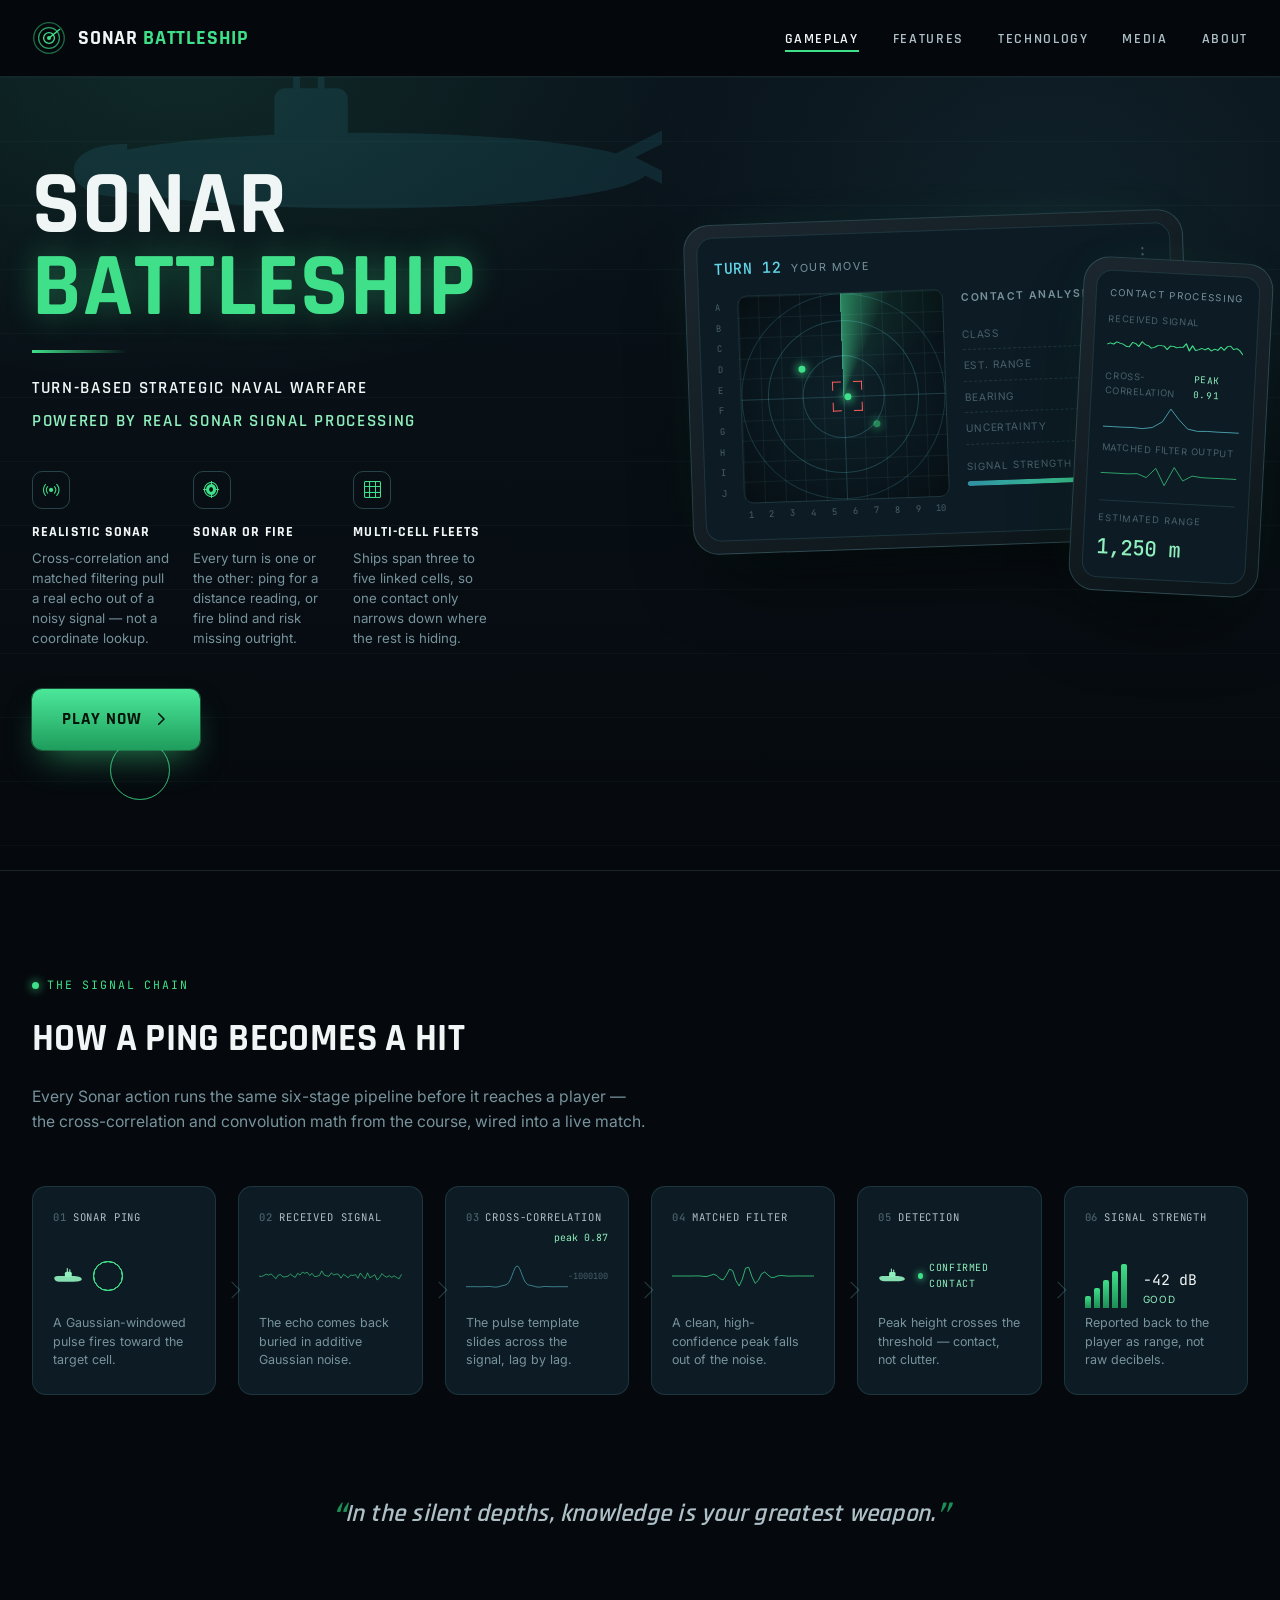
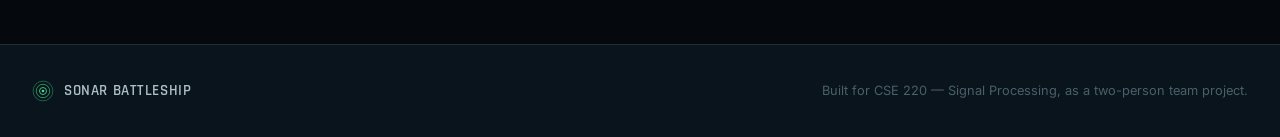
<file: sonarbattleship/templates/Visible/index.html>
<!DOCTYPE html>
<html lang="en">

<head>
  <meta charset="utf-8">
  <meta content="width=device-width, initial-scale=1.0" name="viewport">
  <title>Sonar Battleship — Turn-Based Sonar Naval Combat</title>
  <meta name="description" content="A turn-based multiplayer reimagining of Battleship where cross-correlation and matched filtering — not coordinate guessing — reveal the enemy fleet.">

  <!-- Favicons -->
  <link href="assets/img/favicon.png" rel="icon">
  <link href="assets/img/apple-touch-icon.png" rel="apple-touch-icon">

  <!-- Fonts -->
  <link href="https://fonts.googleapis.com" rel="preconnect">
  <link href="https://fonts.gstatic.com" rel="preconnect" crossorigin>
  <link href="https://fonts.googleapis.com/css2?family=Rajdhani:wght@500;600;700&family=Inter:wght@400;500;600;700&family=JetBrains+Mono:wght@400;500&display=swap" rel="stylesheet">

  <!-- Icons -->
  <link href="assets/vendor/bootstrap-icons/bootstrap-icons.css" rel="stylesheet">

  <!-- Theme CSS -->
  <link href="assets/css/sonar.css" rel="stylesheet">
</head>

<body>

  <header class="site-header">
    <div class="container site-header__inner">
      <a href="#top" class="brand">
        <svg class="brand__mark" viewBox="0 0 34 34" fill="none" xmlns="http://www.w3.org/2000/svg" aria-hidden="true">
          <circle cx="17" cy="17" r="15.3" stroke="currentColor" stroke-width="1.3" opacity="0.45"/>
          <circle cx="17" cy="17" r="10.4" stroke="currentColor" stroke-width="1.3" opacity="0.7"/>
          <circle cx="17" cy="17" r="5.4" stroke="currentColor" stroke-width="1.3"/>
          <circle cx="17" cy="17" r="2" fill="currentColor"/>
          <path d="M17 17 L27.5 8.5" stroke="currentColor" stroke-width="1.5" stroke-linecap="round"/>
        </svg>
        <span class="brand__word">SONAR <span>BATTLESHIP</span></span>
      </a>

      <nav class="nav" id="nav">
        <ul class="nav__list">
          <li><a href="#top" class="active">Gameplay</a></li>
          <li><a href="#features">Features</a></li>
          <li><a href="#pipeline">Technology</a></li>
          <li><a href="#">Media</a></li>
          <li><a href="#footer">About</a></li>
        </ul>
      </nav>

      <button class="nav-toggle" id="navToggle" aria-label="Toggle navigation" aria-expanded="false" aria-controls="nav">
        <i class="bi bi-list"></i>
      </button>
    </div>
  </header>

  <main>

    <!-- ================= HERO ================= -->
    <section class="hero abyss" id="top">
      <div class="depth-lines"></div>

      <svg class="hero__sub" viewBox="0 0 700 220" fill="none" xmlns="http://www.w3.org/2000/svg" aria-hidden="true">
        <ellipse cx="380" cy="120" rx="255" ry="34" fill="currentColor"/>
        <path d="M120 120 C120 104 140 96 168 96 L168 144 C140 144 120 136 120 120Z" fill="currentColor"/>
        <rect x="300" y="46" width="66" height="58" rx="10" fill="currentColor"/>
        <rect x="317" y="14" width="6" height="34" rx="2" fill="currentColor"/>
        <rect x="339" y="20" width="6" height="28" rx="2" fill="currentColor"/>
        <path d="M600 108 L648 84 L648 96 L624 108 L648 120 L648 132 Z" fill="currentColor"/>
      </svg>

      <div class="ping-field" aria-hidden="true"><span></span><span></span><span></span></div>

      <div class="container hero__inner">
        <div class="hero__content">
          <h1 class="hero__title">SONAR<span>BATTLESHIP</span></h1>
          <div class="hero__rule"></div>
          <p class="hero__tag1">Turn-based strategic naval warfare</p>
          <p class="hero__tag2">Powered by real sonar signal processing</p>

          <div class="hero__features" id="features">
            <div class="hfeat">
              <div class="hfeat__icon"><i class="bi bi-broadcast"></i></div>
              <h3>Realistic sonar</h3>
              <p>Cross-correlation and matched filtering pull a real echo out of a noisy signal — not a coordinate lookup.</p>
            </div>
            <div class="hfeat">
              <div class="hfeat__icon"><i class="bi bi-crosshair2"></i></div>
              <h3>Sonar or fire</h3>
              <p>Every turn is one or the other: ping for a distance reading, or fire blind and risk missing outright.</p>
            </div>
            <div class="hfeat">
              <div class="hfeat__icon"><i class="bi bi-grid-3x3"></i></div>
              <h3>Multi-cell fleets</h3>
              <p>Ships span three to five linked cells, so one contact only narrows down where the rest is hiding.</p>
            </div>
          </div>

          <a href="#" class="btn-play">
            Play now
            <svg viewBox="0 0 24 24" fill="none" xmlns="http://www.w3.org/2000/svg" aria-hidden="true"><path d="M9 5l7 7-7 7" stroke="currentColor" stroke-width="2.2" stroke-linecap="round" stroke-linejoin="round"/></svg>
          </a>
        </div>

        <div class="hero__visual">
          <div class="devices">

            <div class="device device--tablet">
              <div class="device__screen">
                <div class="screen__topbar">
                  <div class="topbar__turn">
                    <span class="mono">TURN 12</span>
                    <span class="topbar__label">Your move</span>
                  </div>
                  <div class="topbar__menu">&#8942;</div>
                </div>

                <div class="screen__body">
                  <div class="scope-wrap">
                    <div class="scope-rows">
                      <span>A</span><span>B</span><span>C</span><span>D</span><span>E</span>
                      <span>F</span><span>G</span><span>H</span><span>I</span><span>J</span>
                    </div>
                    <div class="radar">
                      <div class="radar__rings"><div class="radar__ring-outer"></div></div>
                      <div class="radar__crosshair"></div>
                      <div class="radar__sweep"></div>
                      <div class="blip" style="--x:30%;--y:36%"></div>
                      <div class="blip blip--dim" style="--x:66%;--y:64%"></div>
                      <div class="blip" style="--x:52%;--y:50%"></div>
                      <div class="reticle" style="--x:52%;--y:50%">
                        <span class="corner"></span><span class="corner"></span><span class="corner"></span><span class="corner"></span>
                      </div>
                    </div>
                    <div class="scope-cols">
                      <span>1</span><span>2</span><span>3</span><span>4</span><span>5</span>
                      <span>6</span><span>7</span><span>8</span><span>9</span><span>10</span>
                    </div>
                  </div>

                  <aside class="contact-panel">
                    <h4>Contact analysis</h4>
                    <dl>
                      <div><dt>Class</dt><dd class="accent mono">Submarine</dd></div>
                      <div><dt>Est. range</dt><dd class="mono">1,250 m</dd></div>
                      <div><dt>Bearing</dt><dd class="mono">127&deg;</dd></div>
                      <div><dt>Uncertainty</dt><dd class="mono">&plusmn; 2.9 m</dd></div>
                    </dl>
                    <div class="signal-meter">
                      <span>Signal strength</span>
                      <div class="meter"><div class="meter__fill" style="width:78%"></div></div>
                    </div>
                  </aside>
                </div>
              </div>
            </div>

            <div class="device device--phone">
              <div class="device__screen">
                <div class="phone__label">Contact processing</div>

                <div class="phone__block">
                  <div class="phone__caption"><span>Received signal</span></div>
                  <svg class="wave-svg" viewBox="0 0 150 44" preserveAspectRatio="none" aria-hidden="true">
                    <polyline points="0.0,22.7 3.5,20.5 7.0,22.4 10.5,18.2 14.0,20.1 17.4,21.4 20.9,24.9 24.4,25.7 27.9,17.8 31.4,19.5 34.9,24.1 38.4,15.6 41.9,20.5 45.3,21.7 48.8,26.0 52.3,24.2 55.8,21.0 59.3,20.8 62.8,21.2 66.3,26.9 69.8,20.6 73.3,21.0 76.7,23.1 80.2,21.6 83.7,21.8 87.2,15.4 90.7,27.3 94.2,18.2 97.7,26.0 101.2,24.1 104.7,21.9 108.1,24.1 111.6,20.9 115.1,25.4 118.6,22.0 122.1,23.9 125.6,17.9 129.1,23.1 132.6,16.6 136.0,15.5 139.5,21.0 143.0,19.1 146.5,22.5 150.0,29.2"
                      fill="none" stroke="currentColor" stroke-width="1.4" stroke-linejoin="round" stroke-linecap="round" style="color:var(--green)"/>
                  </svg>
                </div>

                <div class="phone__block">
                  <div class="phone__caption"><span>Cross-correlation</span><em>peak 0.91</em></div>
                  <svg class="wave-svg" viewBox="0 0 260 90" preserveAspectRatio="none" aria-hidden="true">
                    <polyline points="0.0,82.0 18.8,81.9 37.7,82.2 56.5,81.3 75.4,83.5 94.2,77.9 113.0,56.5 128.1,10.9 143.2,43.7 162.0,76.9 180.9,83.1 199.7,81.4 218.6,82.2 237.4,81.9 260.0,82.0"
                      fill="none" stroke="currentColor" stroke-width="1.6" stroke-linejoin="round" stroke-linecap="round" style="color:var(--cyan)"/>
                  </svg>
                </div>

                <div class="phone__block">
                  <div class="phone__caption"><span>Matched filter output</span></div>
                  <svg class="wave-svg" viewBox="0 0 300 70" preserveAspectRatio="none" aria-hidden="true">
                    <polyline points="0.0,35.0 20.2,35.0 40.4,35.0 60.7,35.2 80.9,33.3 101.1,42.6 121.3,16.4 141.6,61.9 161.8,11.6 182.0,46.7 202.2,32.1 222.5,35.0 242.7,35.2 262.9,34.9 283.1,35.0 300.0,35.0"
                      fill="none" stroke="currentColor" stroke-width="1.6" stroke-linejoin="round" stroke-linecap="round" style="color:var(--green)"/>
                  </svg>
                </div>

                <div class="phone__estimate">
                  <span>Estimated range</span>
                  <strong>1,250 m</strong>
                </div>
              </div>
            </div>

          </div>
        </div>
      </div>
    </section>

    <!-- ================= SIGNAL CHAIN / PIPELINE ================= -->
    <section class="pipeline" id="pipeline">
      <div class="container">
        <div class="section-head" data-reveal>
          <span class="section-eyebrow">The signal chain</span>
          <h2>How a ping becomes a hit</h2>
          <p>Every Sonar action runs the same six-stage pipeline before it reaches a player — the cross-correlation and convolution math from the course, wired into a live match.</p>
        </div>

        <div class="pipeline-row" data-reveal>

          <div class="pcard">
            <span class="pcard__label"><b>01</b>Sonar ping</span>
            <div class="pcard__art ping-art">
              <svg class="ship-icon" viewBox="0 0 48 28" fill="currentColor" aria-hidden="true">
                <path d="M2 17c0-2 3-3 8-3h22c7 0 14 2 14 5s-7 4-15 4H11c-5.5 0-9-2.5-9-6z" opacity="0.92"/>
                <rect x="19" y="7" width="11" height="9" rx="2.5"/>
                <rect x="22" y="1" width="1.8" height="7" rx="0.9"/>
                <rect x="26" y="3" width="1.8" height="5" rx="0.9"/>
              </svg>
              <div class="rings"><span></span><span></span><span></span></div>
            </div>
            <p class="pcard__note">A Gaussian-windowed pulse fires toward the target cell.</p>
          </div>

          <div class="pcard">
            <span class="pcard__label"><b>02</b>Received signal</span>
            <div class="pcard__art">
              <svg class="wave-svg" viewBox="0 0 300 70" preserveAspectRatio="none" aria-hidden="true">
                <polyline points="0.0,35.0 5.1,36.6 10.2,33.5 15.3,30.1 20.3,32.5 25.4,29.5 30.5,35.3 35.6,42.4 40.7,32.3 45.8,31.6 50.8,37.7 55.9,37.0 61.0,35.6 66.1,29.9 71.2,34.8 76.3,38.8 81.4,27.6 86.4,32.5 91.5,24.5 96.6,27.9 101.7,24.9 106.8,33.7 111.9,28.0 116.9,36.5 122.0,35.9 127.1,34.0 132.2,21.2 137.3,32.0 142.4,34.7 147.5,35.6 152.5,26.6 157.6,32.4 162.7,29.6 167.8,30.6 172.9,40.8 178.0,30.6 183.1,34.8 188.1,39.8 193.2,32.2 198.3,33.7 203.4,31.2 208.5,41.2 213.6,26.9 218.6,35.5 223.7,42.5 228.8,26.5 233.9,39.7 239.0,35.7 244.1,31.5 249.2,46.0 254.2,39.2 259.3,28.4 264.4,35.4 269.5,38.2 274.6,34.0 279.7,38.8 284.7,34.6 289.8,38.7 294.9,42.9 300.0,31.3"
                  fill="none" stroke="var(--green)" stroke-width="1.5" stroke-linejoin="round" stroke-linecap="round"/>
              </svg>
            </div>
            <p class="pcard__note">The echo comes back buried in additive Gaussian noise.</p>
          </div>

          <div class="pcard">
            <span class="pcard__label"><b>03</b>Cross-correlation</span>
            <div class="pcard__art corr-art">
              <span class="peak-tag">peak 0.87</span>
              <svg class="wave-svg" viewBox="0 0 260 90" preserveAspectRatio="none" aria-hidden="true">
                <polyline points="0.0,82.0 3.8,82.0 7.5,82.0 11.3,82.0 15.1,82.0 18.8,81.9 22.6,81.9 26.4,82.0 30.1,82.1 33.9,82.2 37.7,82.2 41.4,82.2 45.2,82.1 49.0,81.8 52.8,81.5 56.5,81.3 60.3,81.4 64.1,81.8 67.8,82.5 71.6,83.2 75.4,83.5 79.1,83.1 82.9,82.1 86.7,80.7 90.4,79.1 94.2,77.9 98.0,76.9 101.7,75.4 105.5,72.2 109.3,66.2 113.0,56.5 116.8,43.7 120.6,29.8 124.3,17.9 128.1,10.9 131.9,10.9 135.7,17.9 139.4,29.8 143.2,43.7 147.0,56.5 150.7,66.2 154.5,72.2 158.3,75.4 162.0,76.9 165.8,77.9 169.6,79.1 173.3,80.7 177.1,82.1 180.9,83.1 184.6,83.5 188.4,83.2 192.2,82.5 195.9,81.8 199.7,81.4 203.5,81.3 207.2,81.5 211.0,81.8 214.8,82.1 218.6,82.2 222.3,82.2 226.1,82.2 229.9,82.1 233.6,82.0 237.4,81.9 241.2,81.9 244.9,82.0 248.7,82.0 252.5,82.0 256.2,82.0 260.0,82.0"
                  fill="none" stroke="var(--cyan)" stroke-width="1.6" stroke-linejoin="round" stroke-linecap="round"/>
              </svg>
              <div class="corr-axis"><span>-100</span><span>0</span><span>100</span></div>
            </div>
            <p class="pcard__note">The pulse template slides across the signal, lag by lag.</p>
          </div>

          <div class="pcard">
            <span class="pcard__label"><b>04</b>Matched filter</span>
            <div class="pcard__art">
              <svg class="wave-svg" viewBox="0 0 300 70" preserveAspectRatio="none" aria-hidden="true">
                <polyline points="0.0,35.0 6.7,35.0 13.5,35.0 20.2,35.0 27.0,35.0 33.7,35.1 40.4,35.0 47.2,34.8 53.9,34.7 60.7,35.2 67.4,36.2 74.2,36.1 80.9,33.3 87.6,30.4 94.4,33.6 101.1,42.6 107.9,45.6 114.6,32.7 121.3,16.4 128.1,21.3 134.8,47.4 141.6,61.9 148.3,43.1 155.1,13.7 161.8,11.6 168.5,36.7 175.3,54.8 182.0,46.7 188.8,29.1 195.5,24.2 202.2,32.1 209.0,39.1 215.7,38.6 222.5,35.0 229.2,33.6 236.0,34.3 242.7,35.2 249.4,35.3 256.2,35.1 262.9,34.9 269.7,35.0 276.4,35.0 283.1,35.0 289.9,35.0 296.6,35.0 300.0,35.0"
                  fill="none" stroke="var(--green)" stroke-width="1.8" stroke-linejoin="round" stroke-linecap="round"/>
              </svg>
            </div>
            <p class="pcard__note">A clean, high-confidence peak falls out of the noise.</p>
          </div>

          <div class="pcard">
            <span class="pcard__label"><b>05</b>Detection</span>
            <div class="pcard__art detect-art">
              <svg class="ship-icon" viewBox="0 0 48 28" fill="currentColor" aria-hidden="true">
                <path d="M2 17c0-2 3-3 8-3h22c7 0 14 2 14 5s-7 4-15 4H11c-5.5 0-9-2.5-9-6z" opacity="0.92"/>
                <rect x="19" y="7" width="11" height="9" rx="2.5"/>
                <rect x="22" y="1" width="1.8" height="7" rx="0.9"/>
                <rect x="26" y="3" width="1.8" height="5" rx="0.9"/>
              </svg>
              <span class="detect-tag">Confirmed contact</span>
            </div>
            <p class="pcard__note">Peak height crosses the threshold — contact, not clutter.</p>
          </div>

          <div class="pcard">
            <span class="pcard__label"><b>06</b>Signal strength</span>
            <div class="pcard__art meter-art">
              <div class="bars">
                <span style="height:28%"></span>
                <span style="height:46%"></span>
                <span style="height:64%"></span>
                <span style="height:84%"></span>
                <span style="height:100%"></span>
              </div>
              <div class="readout">
                <span class="db mono">&minus;42 dB</span>
                <span class="qual">Good</span>
              </div>
            </div>
            <p class="pcard__note">Reported back to the player as range, not raw decibels.</p>
          </div>

        </div>
      </div>
    </section>

    <!-- ================= QUOTE ================= -->
    <section class="quote-strip">
      <div class="container">
        <blockquote>
          <span class="qmark">&ldquo;</span>In the silent depths, knowledge is your greatest weapon.<span class="qmark">&rdquo;</span>
        </blockquote>
      </div>
    </section>

  </main>

  <footer class="site-footer" id="footer">
    <div class="container site-footer__inner">
      <div class="footer-brand">
        <svg viewBox="0 0 34 34" fill="none" xmlns="http://www.w3.org/2000/svg" aria-hidden="true">
          <circle cx="17" cy="17" r="15.3" stroke="currentColor" stroke-width="1.3" opacity="0.45"/>
          <circle cx="17" cy="17" r="10.4" stroke="currentColor" stroke-width="1.3" opacity="0.7"/>
          <circle cx="17" cy="17" r="5.4" stroke="currentColor" stroke-width="1.3"/>
          <circle cx="17" cy="17" r="2" fill="currentColor"/>
        </svg>
        <span>Sonar Battleship</span>
      </div>
      <p class="footer-note">Built for CSE 220 — Signal Processing, as a two-person team project.</p>
    </div>
  </footer>

  <a href="#top" class="scroll-top" aria-label="Back to top">
    <svg viewBox="0 0 24 24" fill="none" xmlns="http://www.w3.org/2000/svg"><path d="M12 19V5M5 12l7-7 7 7" stroke="currentColor" stroke-width="2" stroke-linecap="round" stroke-linejoin="round"/></svg>
  </a>

  <script src="assets/js/sonar.js"></script>
</body>

</html>
</file>
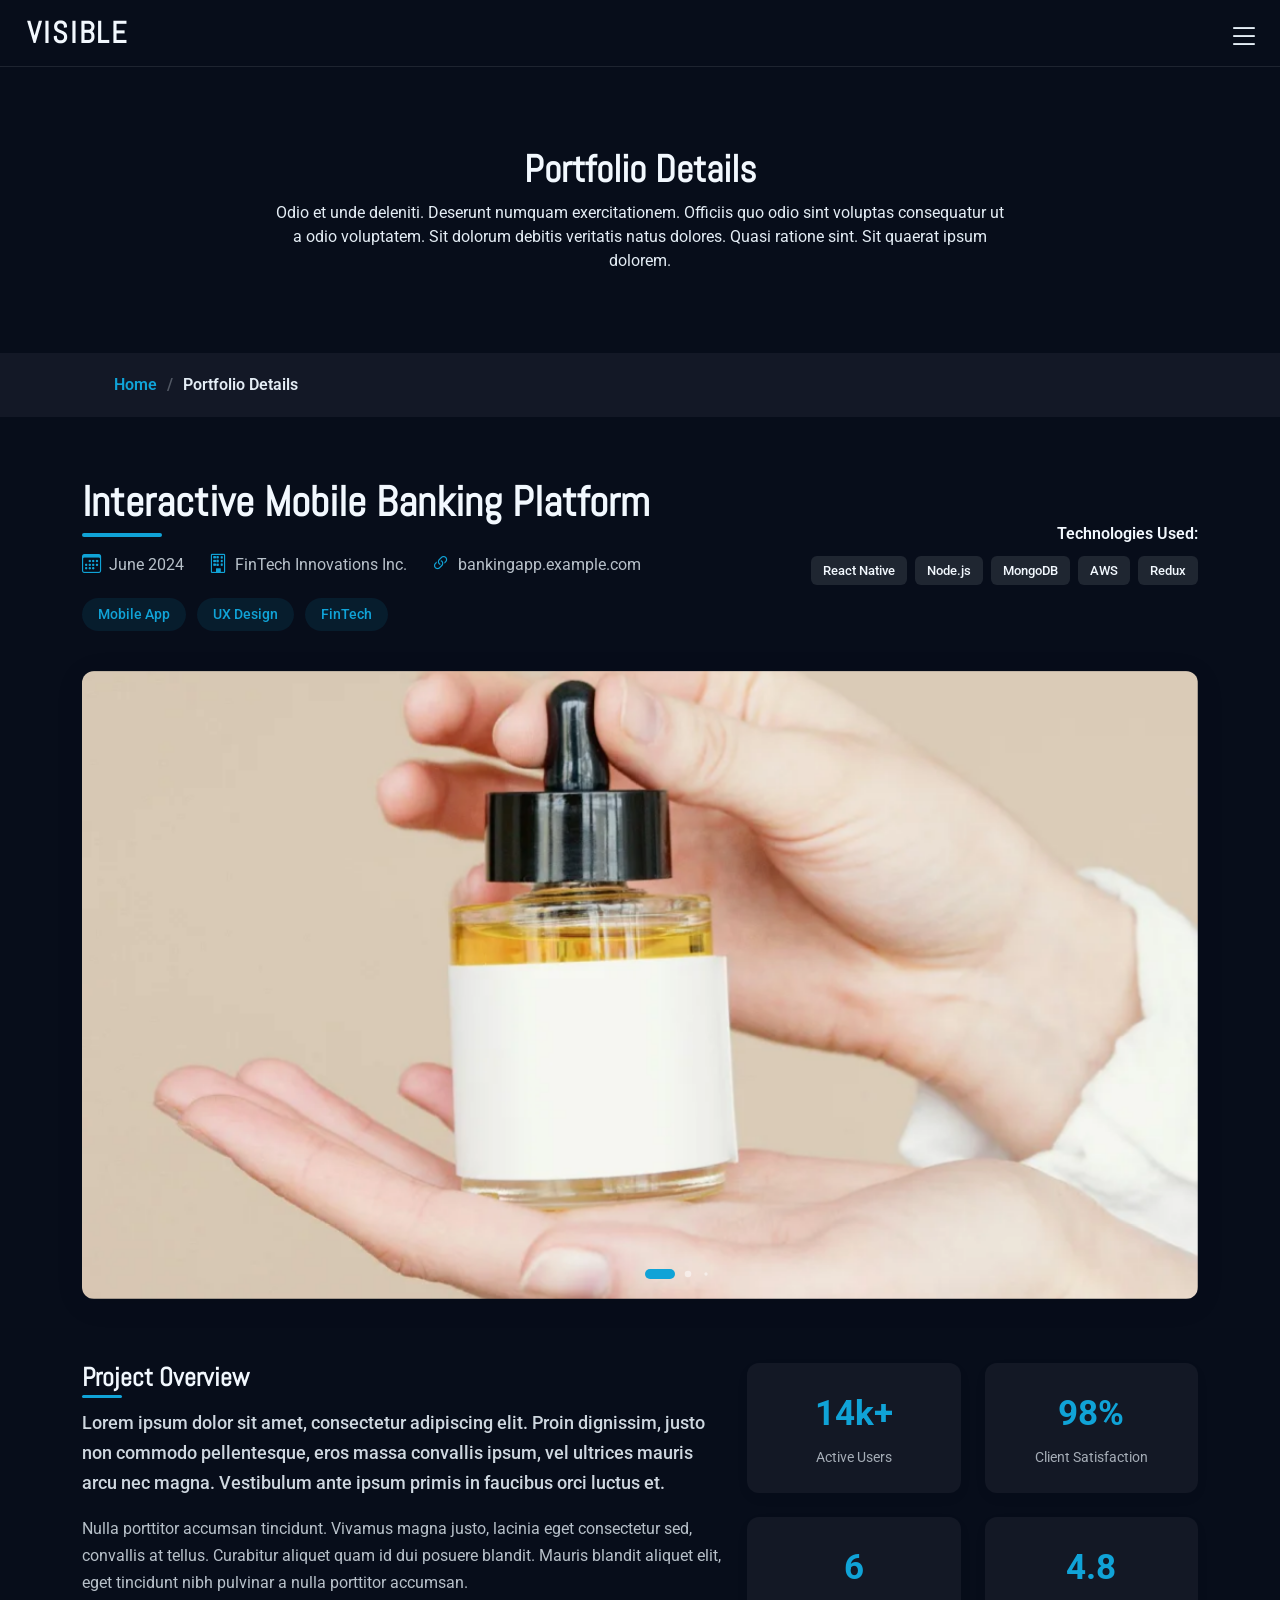
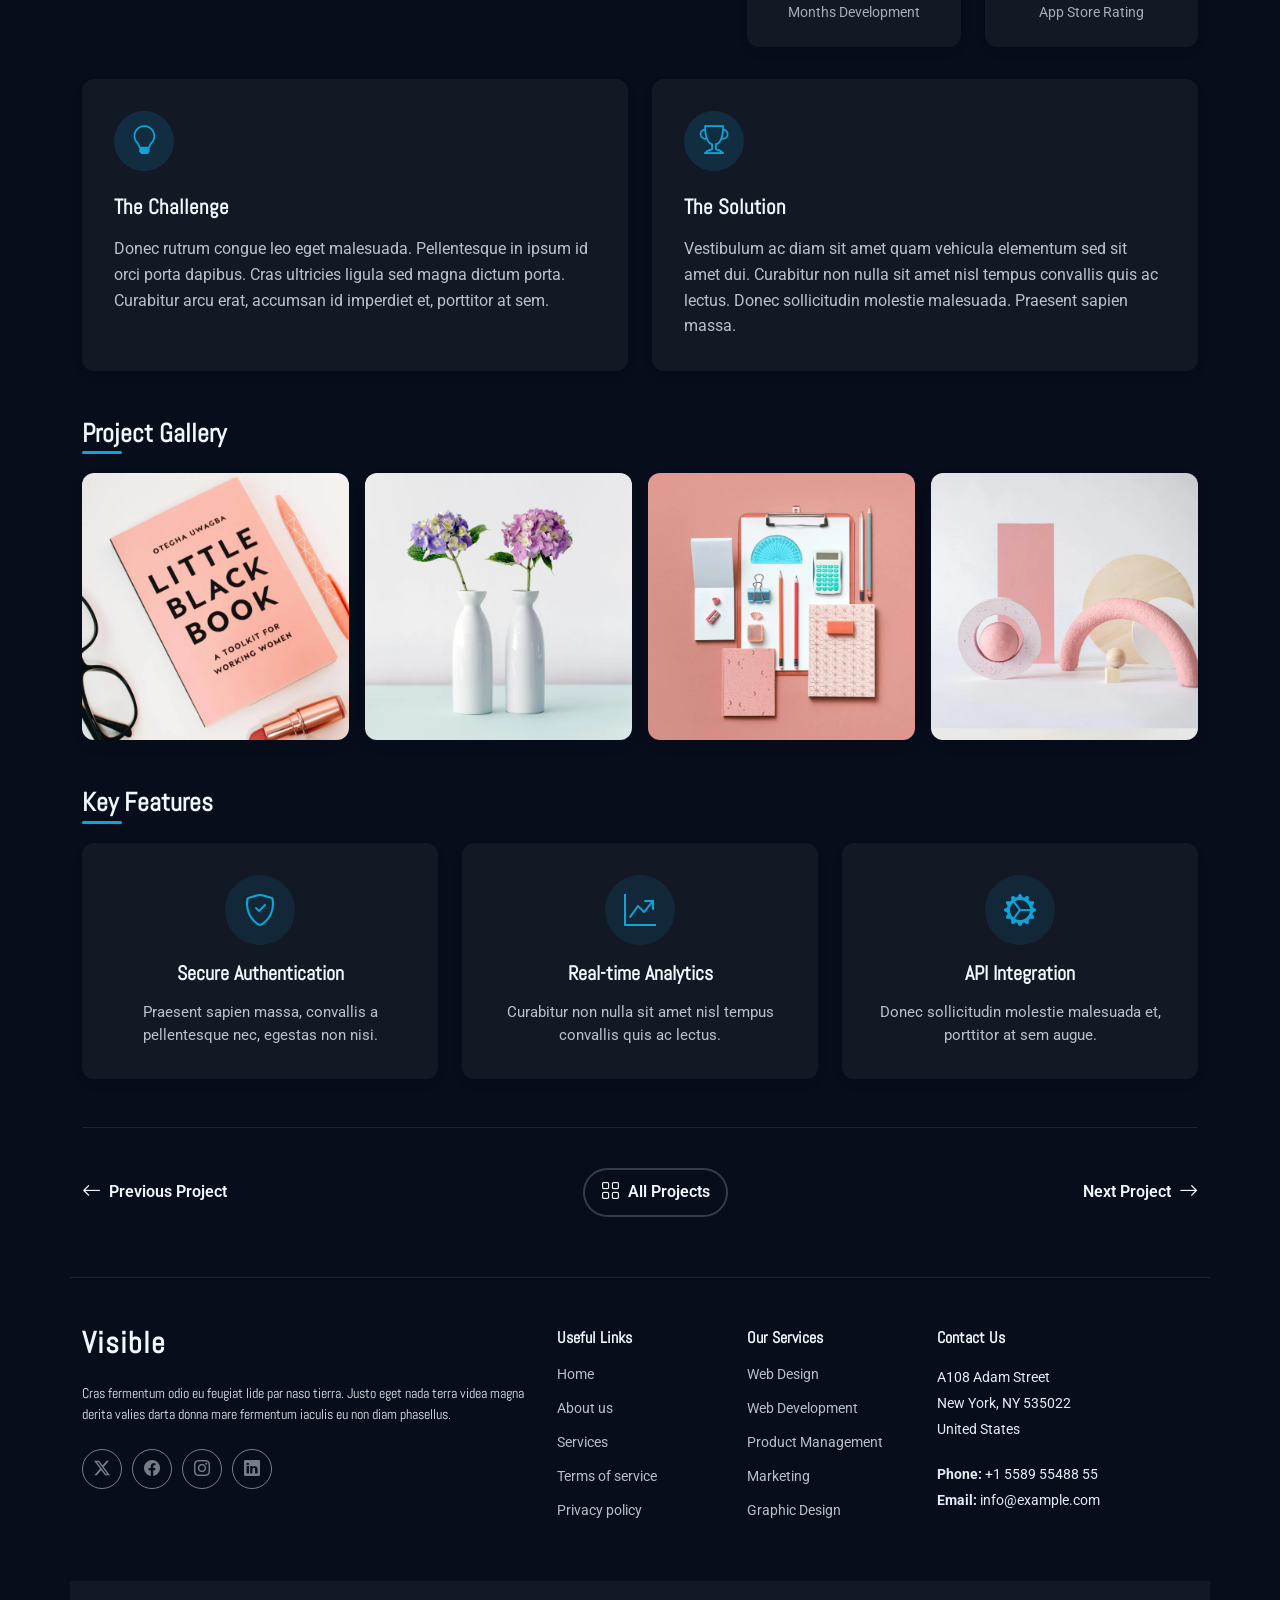
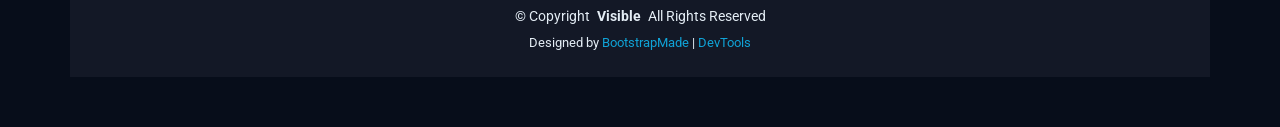
<file: sonarbattleship/templates/Visible/portfolio-details.html>
<!DOCTYPE html>
<html lang="en">

<head>
  <meta charset="utf-8">
  <meta content="width=device-width, initial-scale=1.0" name="viewport">
  <title>Portfolio Details - Visible Bootstrap Template</title>
  <meta name="description" content="">
  <meta name="keywords" content="">

  <!-- Favicons -->
  <link href="assets/img/favicon.png" rel="icon">
  <link href="assets/img/apple-touch-icon.png" rel="apple-touch-icon">

  <!-- Fonts -->
  <link href="https://fonts.googleapis.com" rel="preconnect">
  <link href="https://fonts.gstatic.com" rel="preconnect" crossorigin>
  <link href="https://fonts.googleapis.com/css2?family=Roboto:ital,wght@0,100;0,300;0,400;0,500;0,700;0,900;1,100;1,300;1,400;1,500;1,700;1,900&family=Mukta:wght@200;300;400;500;600;700;800&family=Abel:wght@400&display=swap" rel="stylesheet">

  <!-- Vendor CSS Files -->
  <link href="assets/vendor/bootstrap/css/bootstrap.min.css" rel="stylesheet">
  <link href="assets/vendor/bootstrap-icons/bootstrap-icons.css" rel="stylesheet">
  <link href="assets/vendor/aos/aos.css" rel="stylesheet">
  <link href="assets/vendor/swiper/swiper-bundle.min.css" rel="stylesheet">
  <link href="assets/vendor/glightbox/css/glightbox.min.css" rel="stylesheet">

  <!-- Main CSS File -->
  <link href="assets/css/main.css" rel="stylesheet">

  <!-- =======================================================
  * Template Name: Visible
  * Template URL: https://bootstrapmade.com/visible-bootstrap-agency-template/
  * Updated: May 22 2025 with Bootstrap v5.3.6
  * Author: BootstrapMade.com
  * License: https://bootstrapmade.com/license/
  ======================================================== -->
</head>

<body class="portfolio-details-page">

  <header id="header" class="header d-flex align-items-center position-relative">
    <div class="container-fluid position-relative d-flex align-items-center justify-content-between">

      <a href="index.html" class="logo d-flex align-items-center">
        <!-- Uncomment the line below if you also wish to use an image logo -->
        <!-- <img src="assets/img/logo.webp" alt=""> -->
        <h1 class="sitename">Visible</h1>
      </a>

      <nav id="navmenu" class="navmenu">
        <ul>
          <li><a href="#hero">Home</a></li>
          <li><a href="#about">About</a></li>
          <li><a href="#services">Services</a></li>
          <li><a href="#portfolio">Portfolio</a></li>
          <li><a href="#team">Team</a></li>
          <li class="dropdown"><a href="#"><span>Dropdown</span> <i class="bi bi-chevron-down toggle-dropdown"></i></a>
            <ul>
              <li><a href="#">Dropdown 1</a></li>
              <li class="dropdown"><a href="#"><span>Deep Dropdown</span> <i class="bi bi-chevron-down toggle-dropdown"></i></a>
                <ul>
                  <li><a href="#">Deep Dropdown 1</a></li>
                  <li><a href="#">Deep Dropdown 2</a></li>
                  <li><a href="#">Deep Dropdown 3</a></li>
                  <li><a href="#">Deep Dropdown 4</a></li>
                  <li><a href="#">Deep Dropdown 5</a></li>
                </ul>
              </li>
              <li><a href="#">Dropdown 2</a></li>
              <li><a href="#">Dropdown 3</a></li>
              <li><a href="#">Dropdown 4</a></li>
            </ul>
          </li>
          <li><a href="#contact">Contact</a></li>
        </ul>
        <i class="mobile-nav-toggle d-xl-none bi bi-list"></i>
      </nav>

    </div>
  </header>

  <main class="main">

    <!-- Page Title -->
    <div class="page-title" data-aos="fade">
      <div class="heading">
        <div class="container">
          <div class="row d-flex justify-content-center text-center">
            <div class="col-lg-8">
              <h1>Portfolio Details</h1>
              <p class="mb-0">Odio et unde deleniti. Deserunt numquam exercitationem. Officiis quo odio sint voluptas consequatur ut a odio voluptatem. Sit dolorum debitis veritatis natus dolores. Quasi ratione sint. Sit quaerat ipsum dolorem.</p>
            </div>
          </div>
        </div>
      </div>
      <nav class="breadcrumbs">
        <div class="container">
          <ol>
            <li><a href="index.html">Home</a></li>
            <li class="current">Portfolio Details</li>
          </ol>
        </div>
      </nav>
    </div><!-- End Page Title -->

    <!-- Portfolio Details Section -->
    <section id="portfolio-details" class="portfolio-details section">

      <div class="container" data-aos="fade-up" data-aos-delay="100">

        <div class="project-header">
          <div class="row">
            <div class="col-lg-7" data-aos="fade-up">
              <h1 class="project-title">Interactive Mobile Banking Platform</h1>
              <div class="project-meta">
                <div class="meta-item">
                  <i class="bi bi-calendar3"></i>
                  <span>June 2024</span>
                </div>
                <div class="meta-item">
                  <i class="bi bi-building"></i>
                  <span>FinTech Innovations Inc.</span>
                </div>
                <div class="meta-item">
                  <i class="bi bi-link-45deg"></i>
                  <a href="#" target="_blank">bankingapp.example.com</a>
                </div>
              </div>
              <div class="project-tags" data-aos="fade-up" data-aos-delay="100">
                <span class="tag">Mobile App</span>
                <span class="tag">UX Design</span>
                <span class="tag">FinTech</span>
              </div>
            </div>
            <div class="col-lg-5 d-flex align-items-center justify-content-end" data-aos="fade-up" data-aos-delay="200">
              <div class="technologies">
                <div class="tech-title">Technologies Used:</div>
                <div class="tech-badges">
                  <span>React Native</span>
                  <span>Node.js</span>
                  <span>MongoDB</span>
                  <span>AWS</span>
                  <span>Redux</span>
                </div>
              </div>
            </div>
          </div>
        </div>

        <div class="media-showcase" data-aos="zoom-in" data-aos-delay="100">
          <div class="portfolio-details-slider swiper init-swiper">
            <script type="application/json" class="swiper-config">
              {
                "loop": true,
                "speed": 800,
                "autoplay": {
                  "delay": 5000
                },
                "effect": "fade",
                "fadeEffect": {
                  "crossFade": true
                },
                "slidesPerView": 1,
                "pagination": {
                  "el": ".swiper-pagination",
                  "clickable": true,
                  "dynamicBullets": true
                }
              }
            </script>
            <div class="swiper-wrapper">
              <div class="swiper-slide">
                <img src="assets/img/portfolio/portfolio-1.webp" alt="Portfolio Image" class="img-fluid">
              </div>
              <div class="swiper-slide">
                <img src="assets/img/portfolio/portfolio-2.webp" alt="Portfolio Image" class="img-fluid">
              </div>
              <div class="swiper-slide">
                <img src="assets/img/portfolio/portfolio-3.webp" alt="Portfolio Image" class="img-fluid">
              </div>
            </div>
            <div class="swiper-pagination"></div>
          </div>
        </div>

        <div class="project-content">
          <div class="row gy-4">
            <div class="col-lg-7" data-aos="fade-up">
              <div class="description-box">
                <h3>Project Overview</h3>
                <p class="lead">Lorem ipsum dolor sit amet, consectetur adipiscing elit. Proin dignissim, justo non commodo pellentesque, eros massa convallis ipsum, vel ultrices mauris arcu nec magna. Vestibulum ante ipsum primis in faucibus orci luctus et.</p>
                <p>Nulla porttitor accumsan tincidunt. Vivamus magna justo, lacinia eget consectetur sed, convallis at tellus. Curabitur aliquet quam id dui posuere blandit. Mauris blandit aliquet elit, eget tincidunt nibh pulvinar a nulla porttitor accumsan.</p>
              </div>
            </div>

            <div class="col-lg-5" data-aos="fade-up" data-aos-delay="100">
              <div class="project-stats">
                <div class="stat-item">
                  <div class="stat-number">14k+</div>
                  <div class="stat-label">Active Users</div>
                </div>
                <div class="stat-item">
                  <div class="stat-number">98%</div>
                  <div class="stat-label">Client Satisfaction</div>
                </div>
                <div class="stat-item">
                  <div class="stat-number">6</div>
                  <div class="stat-label">Months Development</div>
                </div>
                <div class="stat-item">
                  <div class="stat-number">4.8</div>
                  <div class="stat-label">App Store Rating</div>
                </div>
              </div>
            </div>
          </div>

          <div class="row gy-4">
            <div class="col-md-6" data-aos="fade-up" data-aos-delay="200">
              <div class="info-card">
                <div class="card-icon">
                  <i class="bi bi-lightbulb"></i>
                </div>
                <h4>The Challenge</h4>
                <p>Donec rutrum congue leo eget malesuada. Pellentesque in ipsum id orci porta dapibus. Cras ultricies ligula sed magna dictum porta. Curabitur arcu erat, accumsan id imperdiet et, porttitor at sem.</p>
              </div>
            </div>

            <div class="col-md-6" data-aos="fade-up" data-aos-delay="300">
              <div class="info-card">
                <div class="card-icon">
                  <i class="bi bi-trophy"></i>
                </div>
                <h4>The Solution</h4>
                <p>Vestibulum ac diam sit amet quam vehicula elementum sed sit amet dui. Curabitur non nulla sit amet nisl tempus convallis quis ac lectus. Donec sollicitudin molestie malesuada. Praesent sapien massa.</p>
              </div>
            </div>
          </div>

          <div class="project-gallery" data-aos="fade-up" data-aos-delay="200">
            <h3>Project Gallery</h3>
            <div class="row g-3">
              <div class="col-6 col-md-3">
                <div class="gallery-item">
                  <img src="assets/img/portfolio/portfolio-9.webp" alt="Project Image" class="img-fluid glightbox">
                </div>
              </div>
              <div class="col-6 col-md-3">
                <div class="gallery-item">
                  <img src="assets/img/portfolio/portfolio-10.webp" alt="Project Image" class="img-fluid glightbox">
                </div>
              </div>
              <div class="col-6 col-md-3">
                <div class="gallery-item">
                  <img src="assets/img/portfolio/portfolio-4.webp" alt="Project Image" class="img-fluid glightbox">
                </div>
              </div>
              <div class="col-6 col-md-3">
                <div class="gallery-item">
                  <img src="assets/img/portfolio/portfolio-6.webp" alt="Project Image" class="img-fluid glightbox">
                </div>
              </div>
            </div>
          </div>

          <div class="key-features" data-aos="fade-up" data-aos-delay="200">
            <h3>Key Features</h3>
            <div class="row g-4">
              <div class="col-md-4">
                <div class="feature-item">
                  <i class="bi bi-shield-check"></i>
                  <h5>Secure Authentication</h5>
                  <p>Praesent sapien massa, convallis a pellentesque nec, egestas non nisi.</p>
                </div>
              </div>
              <div class="col-md-4">
                <div class="feature-item">
                  <i class="bi bi-graph-up-arrow"></i>
                  <h5>Real-time Analytics</h5>
                  <p>Curabitur non nulla sit amet nisl tempus convallis quis ac lectus.</p>
                </div>
              </div>
              <div class="col-md-4">
                <div class="feature-item">
                  <i class="bi bi-gear-wide-connected"></i>
                  <h5>API Integration</h5>
                  <p>Donec sollicitudin molestie malesuada et, porttitor at sem augue.</p>
                </div>
              </div>
            </div>
          </div>

          <div class="project-navigation" data-aos="fade-up" data-aos-delay="300">
            <a href="#" class="prev-project">
              <i class="bi bi-arrow-left"></i>
              <span>Previous Project</span>
            </a>
            <a href="#" class="all-projects">
              <i class="bi bi-grid"></i>
              <span>All Projects</span>
            </a>
            <a href="#" class="next-project">
              <span>Next Project</span>
              <i class="bi bi-arrow-right"></i>
            </a>
          </div>
        </div>

      </div>

    </section><!-- /Portfolio Details Section -->

  </main>

  <footer id="footer" class="footer">

    <div class="container footer-top">
      <div class="row gy-4">
        <div class="col-lg-5 col-md-12 footer-about">
          <a href="index.html" class="logo d-flex align-items-center">
            <span class="sitename">Visible</span>
          </a>
          <p>Cras fermentum odio eu feugiat lide par naso tierra. Justo eget nada terra videa magna derita valies darta donna mare fermentum iaculis eu non diam phasellus.</p>
          <div class="social-links d-flex mt-4">
            <a href=""><i class="bi bi-twitter-x"></i></a>
            <a href=""><i class="bi bi-facebook"></i></a>
            <a href=""><i class="bi bi-instagram"></i></a>
            <a href=""><i class="bi bi-linkedin"></i></a>
          </div>
        </div>

        <div class="col-lg-2 col-6 footer-links">
          <h4>Useful Links</h4>
          <ul>
            <li><a href="#">Home</a></li>
            <li><a href="#">About us</a></li>
            <li><a href="#">Services</a></li>
            <li><a href="#">Terms of service</a></li>
            <li><a href="#">Privacy policy</a></li>
          </ul>
        </div>

        <div class="col-lg-2 col-6 footer-links">
          <h4>Our Services</h4>
          <ul>
            <li><a href="#">Web Design</a></li>
            <li><a href="#">Web Development</a></li>
            <li><a href="#">Product Management</a></li>
            <li><a href="#">Marketing</a></li>
            <li><a href="#">Graphic Design</a></li>
          </ul>
        </div>

        <div class="col-lg-3 col-md-12 footer-contact text-center text-md-start">
          <h4>Contact Us</h4>
          <p>A108 Adam Street</p>
          <p>New York, NY 535022</p>
          <p>United States</p>
          <p class="mt-4"><strong>Phone:</strong> <span>+1 5589 55488 55</span></p>
          <p><strong>Email:</strong> <span>info@example.com</span></p>
        </div>

      </div>
    </div>

    <div class="container copyright text-center mt-4">
      <p>© <span>Copyright</span> <strong class="px-1 sitename">Visible</strong> <span>All Rights Reserved</span></p>
      <div class="credits">
        <!-- All the links in the footer should remain intact. -->
        <!-- You can delete the links only if you've purchased the pro version. -->
        <!-- Licensing information: https://bootstrapmade.com/license/ -->
        <!-- Purchase the pro version with working PHP/AJAX contact form: [buy-url] -->
        Designed by <a href="https://bootstrapmade.com/">BootstrapMade</a> | <a href="https://bootstrapmade.com/tools/">DevTools</a>
      </div>
    </div>

  </footer>

  <!-- Scroll Top -->
  <a href="#" id="scroll-top" class="scroll-top d-flex align-items-center justify-content-center"><i class="bi bi-arrow-up-short"></i></a>

  <!-- Preloader -->
  <div id="preloader"></div>

  <!-- Vendor JS Files -->
  <script src="assets/vendor/bootstrap/js/bootstrap.bundle.min.js"></script>
  <script src="assets/vendor/php-email-form/validate.js"></script>
  <script src="assets/vendor/aos/aos.js"></script>
  <script src="assets/vendor/purecounter/purecounter_vanilla.js"></script>
  <script src="assets/vendor/imagesloaded/imagesloaded.pkgd.min.js"></script>
  <script src="assets/vendor/isotope-layout/isotope.pkgd.min.js"></script>
  <script src="assets/vendor/swiper/swiper-bundle.min.js"></script>
  <script src="assets/vendor/glightbox/js/glightbox.min.js"></script>

  <!-- Main JS File -->
  <script src="assets/js/main.js"></script>

</body>

</html>
</file>
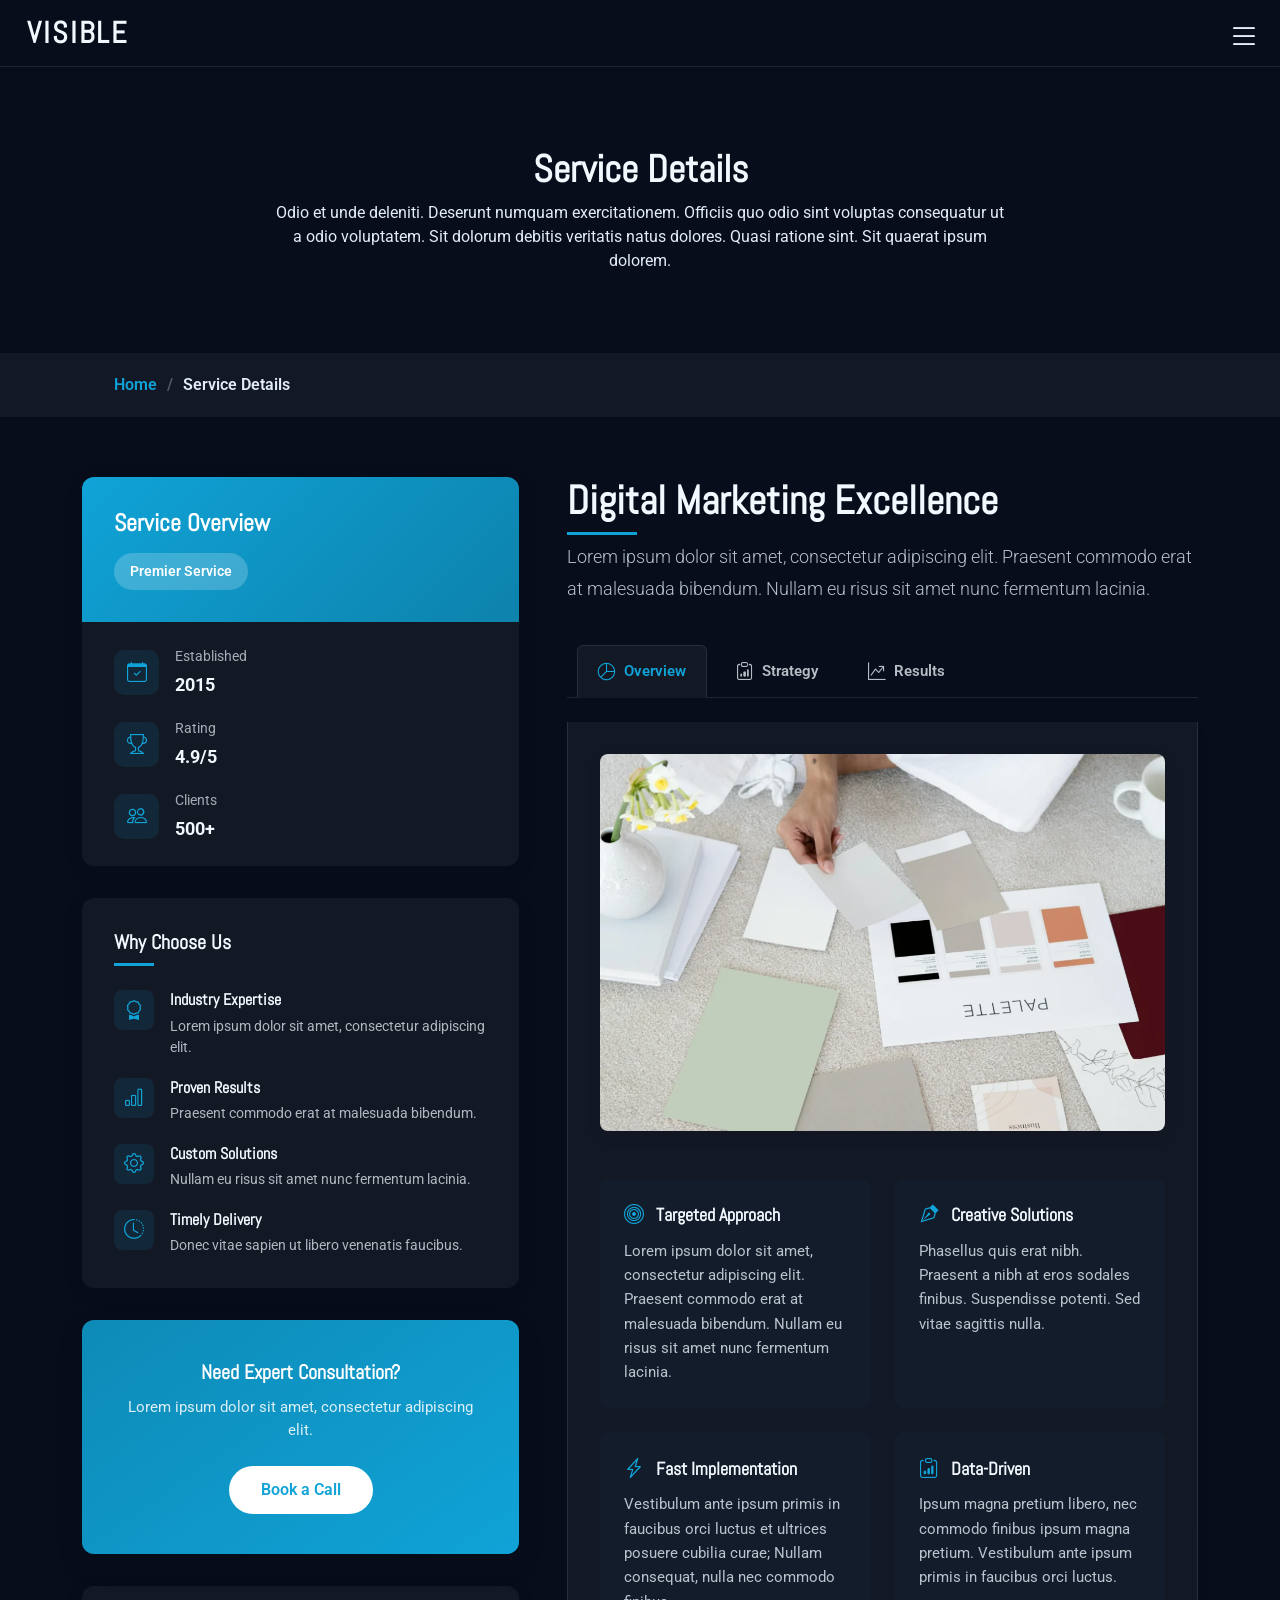
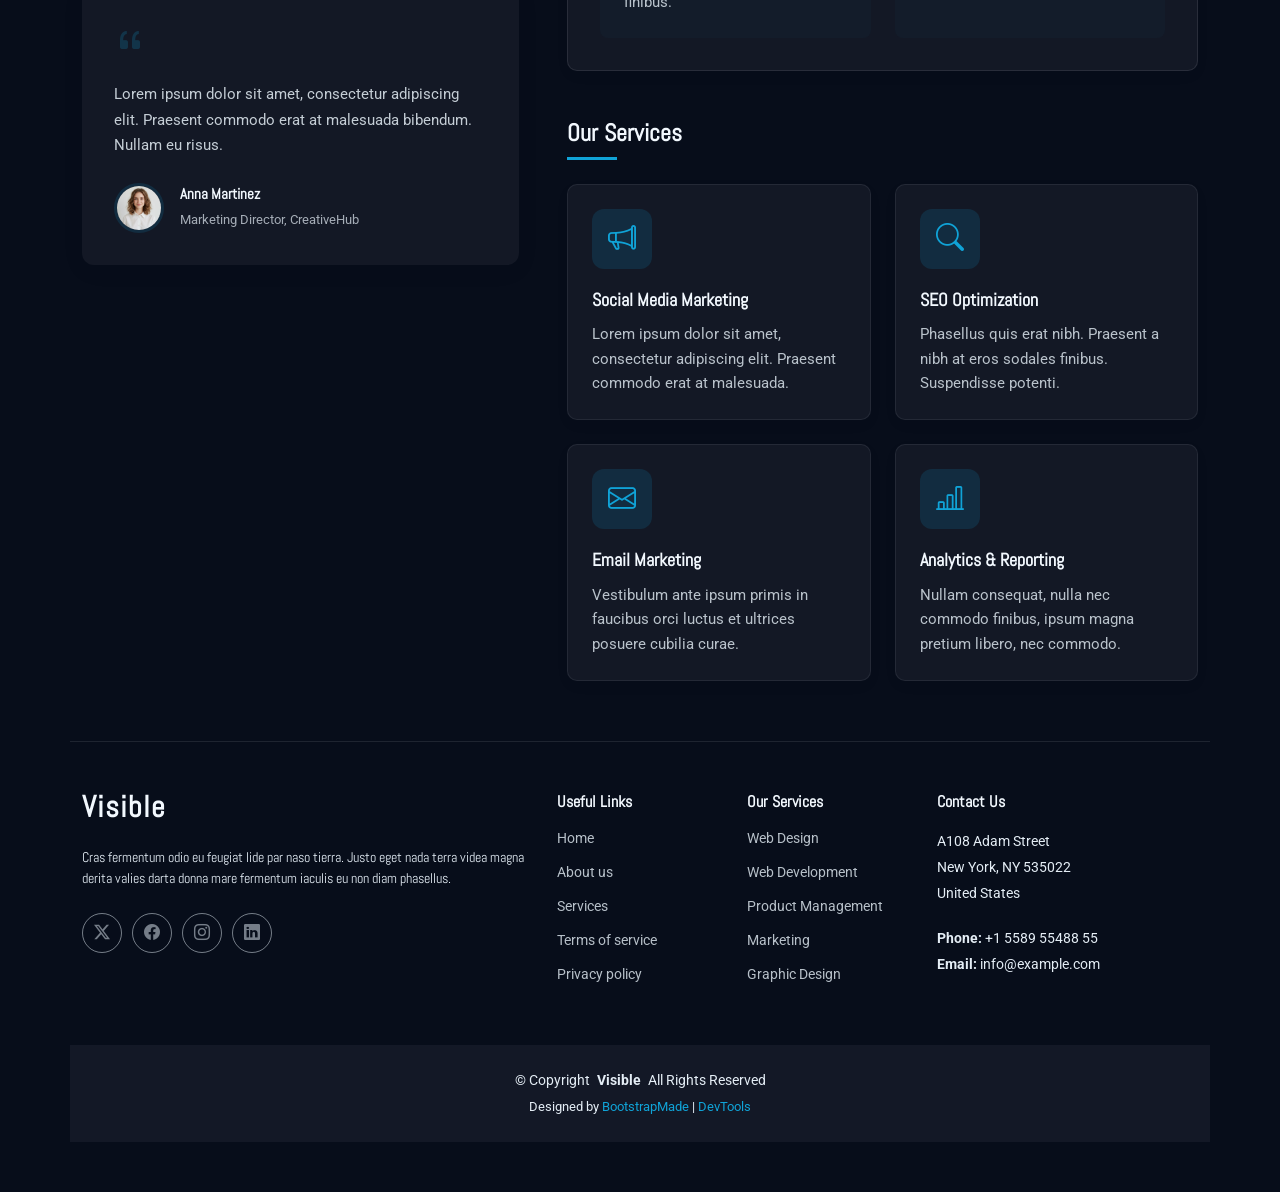
<file: sonarbattleship/templates/Visible/service-details.html>
<!DOCTYPE html>
<html lang="en">

<head>
  <meta charset="utf-8">
  <meta content="width=device-width, initial-scale=1.0" name="viewport">
  <title>Service Details - Visible Bootstrap Template</title>
  <meta name="description" content="">
  <meta name="keywords" content="">

  <!-- Favicons -->
  <link href="assets/img/favicon.png" rel="icon">
  <link href="assets/img/apple-touch-icon.png" rel="apple-touch-icon">

  <!-- Fonts -->
  <link href="https://fonts.googleapis.com" rel="preconnect">
  <link href="https://fonts.gstatic.com" rel="preconnect" crossorigin>
  <link href="https://fonts.googleapis.com/css2?family=Roboto:ital,wght@0,100;0,300;0,400;0,500;0,700;0,900;1,100;1,300;1,400;1,500;1,700;1,900&family=Mukta:wght@200;300;400;500;600;700;800&family=Abel:wght@400&display=swap" rel="stylesheet">

  <!-- Vendor CSS Files -->
  <link href="assets/vendor/bootstrap/css/bootstrap.min.css" rel="stylesheet">
  <link href="assets/vendor/bootstrap-icons/bootstrap-icons.css" rel="stylesheet">
  <link href="assets/vendor/aos/aos.css" rel="stylesheet">
  <link href="assets/vendor/swiper/swiper-bundle.min.css" rel="stylesheet">
  <link href="assets/vendor/glightbox/css/glightbox.min.css" rel="stylesheet">

  <!-- Main CSS File -->
  <link href="assets/css/main.css" rel="stylesheet">

  <!-- =======================================================
  * Template Name: Visible
  * Template URL: https://bootstrapmade.com/visible-bootstrap-agency-template/
  * Updated: May 22 2025 with Bootstrap v5.3.6
  * Author: BootstrapMade.com
  * License: https://bootstrapmade.com/license/
  ======================================================== -->
</head>

<body class="service-details-page">

  <header id="header" class="header d-flex align-items-center position-relative">
    <div class="container-fluid position-relative d-flex align-items-center justify-content-between">

      <a href="index.html" class="logo d-flex align-items-center">
        <!-- Uncomment the line below if you also wish to use an image logo -->
        <!-- <img src="assets/img/logo.webp" alt=""> -->
        <h1 class="sitename">Visible</h1>
      </a>

      <nav id="navmenu" class="navmenu">
        <ul>
          <li><a href="#hero">Home</a></li>
          <li><a href="#about">About</a></li>
          <li><a href="#services">Services</a></li>
          <li><a href="#portfolio">Portfolio</a></li>
          <li><a href="#team">Team</a></li>
          <li class="dropdown"><a href="#"><span>Dropdown</span> <i class="bi bi-chevron-down toggle-dropdown"></i></a>
            <ul>
              <li><a href="#">Dropdown 1</a></li>
              <li class="dropdown"><a href="#"><span>Deep Dropdown</span> <i class="bi bi-chevron-down toggle-dropdown"></i></a>
                <ul>
                  <li><a href="#">Deep Dropdown 1</a></li>
                  <li><a href="#">Deep Dropdown 2</a></li>
                  <li><a href="#">Deep Dropdown 3</a></li>
                  <li><a href="#">Deep Dropdown 4</a></li>
                  <li><a href="#">Deep Dropdown 5</a></li>
                </ul>
              </li>
              <li><a href="#">Dropdown 2</a></li>
              <li><a href="#">Dropdown 3</a></li>
              <li><a href="#">Dropdown 4</a></li>
            </ul>
          </li>
          <li><a href="#contact">Contact</a></li>
        </ul>
        <i class="mobile-nav-toggle d-xl-none bi bi-list"></i>
      </nav>

    </div>
  </header>

  <main class="main">

    <!-- Page Title -->
    <div class="page-title" data-aos="fade">
      <div class="heading">
        <div class="container">
          <div class="row d-flex justify-content-center text-center">
            <div class="col-lg-8">
              <h1>Service Details</h1>
              <p class="mb-0">Odio et unde deleniti. Deserunt numquam exercitationem. Officiis quo odio sint voluptas consequatur ut a odio voluptatem. Sit dolorum debitis veritatis natus dolores. Quasi ratione sint. Sit quaerat ipsum dolorem.</p>
            </div>
          </div>
        </div>
      </div>
      <nav class="breadcrumbs">
        <div class="container">
          <ol>
            <li><a href="index.html">Home</a></li>
            <li class="current">Service Details</li>
          </ol>
        </div>
      </nav>
    </div><!-- End Page Title -->

    <!-- Service Details Section -->
    <section id="service-details" class="service-details section">

      <div class="container" data-aos="fade-up" data-aos-delay="100">

        <div class="row g-5">

          <div class="col-lg-5 order-2 order-lg-1">
            <div class="sidebar-wrapper" data-aos="fade-right">
              <div class="service-info-card">
                <div class="card-header">
                  <h3>Service Overview</h3>
                  <div class="service-badge">Premier Service</div>
                </div>
                <div class="service-stats">
                  <div class="stat-item">
                    <i class="bi bi-calendar-check"></i>
                    <div>
                      <span class="stat-label">Established</span>
                      <span class="stat-value">2015</span>
                    </div>
                  </div>
                  <div class="stat-item">
                    <i class="bi bi-trophy"></i>
                    <div>
                      <span class="stat-label">Rating</span>
                      <span class="stat-value">4.9/5</span>
                    </div>
                  </div>
                  <div class="stat-item">
                    <i class="bi bi-people"></i>
                    <div>
                      <span class="stat-label">Clients</span>
                      <span class="stat-value">500+</span>
                    </div>
                  </div>
                </div>
              </div>

              <div class="service-highlights" data-aos="fade-up" data-aos-delay="100">
                <h4>Why Choose Us</h4>
                <div class="highlights-wrapper">
                  <div class="highlight-item">
                    <div class="highlight-icon">
                      <i class="bi bi-award"></i>
                    </div>
                    <div class="highlight-content">
                      <h5>Industry Expertise</h5>
                      <p>Lorem ipsum dolor sit amet, consectetur adipiscing elit.</p>
                    </div>
                  </div>
                  <div class="highlight-item">
                    <div class="highlight-icon">
                      <i class="bi bi-bar-chart"></i>
                    </div>
                    <div class="highlight-content">
                      <h5>Proven Results</h5>
                      <p>Praesent commodo erat at malesuada bibendum.</p>
                    </div>
                  </div>
                  <div class="highlight-item">
                    <div class="highlight-icon">
                      <i class="bi bi-gear"></i>
                    </div>
                    <div class="highlight-content">
                      <h5>Custom Solutions</h5>
                      <p>Nullam eu risus sit amet nunc fermentum lacinia.</p>
                    </div>
                  </div>
                  <div class="highlight-item">
                    <div class="highlight-icon">
                      <i class="bi bi-clock-history"></i>
                    </div>
                    <div class="highlight-content">
                      <h5>Timely Delivery</h5>
                      <p>Donec vitae sapien ut libero venenatis faucibus.</p>
                    </div>
                  </div>
                </div>
              </div>

              <div class="contact-action" data-aos="fade-up" data-aos-delay="200">
                <div class="action-content">
                  <h4>Need Expert Consultation?</h4>
                  <p>Lorem ipsum dolor sit amet, consectetur adipiscing elit.</p>
                  <a href="#" class="action-button">Book a Call</a>
                </div>
              </div>

              <div class="client-testimonial" data-aos="fade-up" data-aos-delay="300">
                <div class="testimonial-content">
                  <span class="quote-mark"><i class="bi bi-quote"></i></span>
                  <p>Lorem ipsum dolor sit amet, consectetur adipiscing elit. Praesent commodo erat at malesuada bibendum. Nullam eu risus.</p>
                  <div class="client-info">
                    <img src="assets/img/person/person-f-8.webp" alt="Client" class="client-avatar">
                    <div>
                      <h6>Anna Martinez</h6>
                      <span>Marketing Director, CreativeHub</span>
                    </div>
                  </div>
                </div>
              </div>
            </div>
          </div>

          <div class="col-lg-7 order-1 order-lg-2">
            <div class="service-main" data-aos="fade-left">
              <div class="service-header">
                <h1>Digital Marketing Excellence</h1>
                <p class="lead">Lorem ipsum dolor sit amet, consectetur adipiscing elit. Praesent commodo erat at malesuada bibendum. Nullam eu risus sit amet nunc fermentum lacinia.</p>
              </div>

              <div class="service-content-tabs">
                <ul class="nav nav-pills mb-4" id="serviceTabs" role="tablist">
                  <li class="nav-item" role="presentation">
                    <button class="nav-link active" data-bs-toggle="tab" data-bs-target="#service-details-tab-1" type="button" role="tab" aria-selected="true">
                      <i class="bi bi-pie-chart"></i> Overview
                    </button>
                  </li>
                  <li class="nav-item" role="presentation">
                    <button class="nav-link" data-bs-toggle="tab" data-bs-target="#service-details-tab-2" type="button" role="tab" aria-selected="false">
                      <i class="bi bi-clipboard-data"></i> Strategy
                    </button>
                  </li>
                  <li class="nav-item" role="presentation">
                    <button class="nav-link" data-bs-toggle="tab" data-bs-target="#service-details-tab-3" type="button" role="tab" aria-selected="false">
                      <i class="bi bi-graph-up-arrow"></i> Results
                    </button>
                  </li>
                </ul>

                <div class="tab-content">
                  <div class="tab-pane fade show active" id="service-details-tab-1" role="tabpanel">
                    <div class="tab-image-content">
                      <img src="assets/img/services/services-5.webp" alt="Marketing Strategy" class="img-fluid main-image" data-aos="zoom-in">
                      <div class="content-blocks row g-4 mt-4">
                        <div class="col-md-6" data-aos="fade-up">
                          <div class="content-block">
                            <h4><i class="bi bi-bullseye"></i> Targeted Approach</h4>
                            <p>Lorem ipsum dolor sit amet, consectetur adipiscing elit. Praesent commodo erat at malesuada bibendum. Nullam eu risus sit amet nunc fermentum lacinia.</p>
                          </div>
                        </div>
                        <div class="col-md-6" data-aos="fade-up" data-aos-delay="100">
                          <div class="content-block">
                            <h4><i class="bi bi-vector-pen"></i> Creative Solutions</h4>
                            <p>Phasellus quis erat nibh. Praesent a nibh at eros sodales finibus. Suspendisse potenti. Sed vitae sagittis nulla.</p>
                          </div>
                        </div>
                        <div class="col-md-6" data-aos="fade-up" data-aos-delay="200">
                          <div class="content-block">
                            <h4><i class="bi bi-lightning-charge"></i> Fast Implementation</h4>
                            <p>Vestibulum ante ipsum primis in faucibus orci luctus et ultrices posuere cubilia curae; Nullam consequat, nulla nec commodo finibus.</p>
                          </div>
                        </div>
                        <div class="col-md-6" data-aos="fade-up" data-aos-delay="300">
                          <div class="content-block">
                            <h4><i class="bi bi-clipboard-data"></i> Data-Driven</h4>
                            <p>Ipsum magna pretium libero, nec commodo finibus ipsum magna pretium. Vestibulum ante ipsum primis in faucibus orci luctus.</p>
                          </div>
                        </div>
                      </div>
                    </div>
                  </div>

                  <div class="tab-pane fade" id="service-details-tab-2" role="tabpanel">
                    <div class="strategy-content">
                      <div class="row g-4 align-items-center mb-5">
                        <div class="col-md-6" data-aos="fade-right">
                          <img src="assets/img/services/services-8.webp" alt="Marketing Strategy" class="img-fluid rounded">
                        </div>
                        <div class="col-md-6" data-aos="fade-left">
                          <div class="strategy-text">
                            <h3>Our Strategic Approach</h3>
                            <p>Lorem ipsum dolor sit amet, consectetur adipiscing elit. Praesent commodo erat at malesuada bibendum. Nullam eu risus sit amet nunc fermentum lacinia.</p>
                            <p>Phasellus quis erat nibh. Praesent a nibh at eros sodales finibus. Suspendisse potenti. Sed vitae sagittis nulla.</p>
                          </div>
                        </div>
                      </div>

                      <div class="strategy-steps" data-aos="fade-up">
                        <h3 class="section-subtitle">Our Process</h3>
                        <div class="steps-wrapper">
                          <div class="step-item" data-aos="fade-up">
                            <div class="step-number">01</div>
                            <div class="step-content">
                              <h4>Research &amp; Analysis</h4>
                              <p>Lorem ipsum dolor sit amet, consectetur adipiscing elit. Praesent commodo erat at malesuada bibendum.</p>
                            </div>
                          </div>

                          <div class="step-item" data-aos="fade-up" data-aos-delay="100">
                            <div class="step-number">02</div>
                            <div class="step-content">
                              <h4>Strategy Development</h4>
                              <p>Phasellus quis erat nibh. Praesent a nibh at eros sodales finibus. Suspendisse potenti.</p>
                            </div>
                          </div>

                          <div class="step-item" data-aos="fade-up" data-aos-delay="200">
                            <div class="step-number">03</div>
                            <div class="step-content">
                              <h4>Implementation</h4>
                              <p>Vestibulum ante ipsum primis in faucibus orci luctus et ultrices posuere cubilia curae.</p>
                            </div>
                          </div>

                          <div class="step-item" data-aos="fade-up" data-aos-delay="300">
                            <div class="step-number">04</div>
                            <div class="step-content">
                              <h4>Optimization &amp; Growth</h4>
                              <p>Nullam consequat, nulla nec commodo finibus, ipsum magna pretium libero, nec commodo finibus.</p>
                            </div>
                          </div>
                        </div>
                      </div>
                    </div>
                  </div>

                  <div class="tab-pane fade" id="service-details-tab-3" role="tabpanel">
                    <div class="results-content">
                      <div class="metrics-overview" data-aos="fade-up">
                        <div class="row g-4">
                          <div class="col-md-4">
                            <div class="metric-card">
                              <div class="metric-icon">
                                <i class="bi bi-graph-up-arrow"></i>
                              </div>
                              <div class="metric-value">+187%</div>
                              <div class="metric-label">Engagement Rate</div>
                            </div>
                          </div>
                          <div class="col-md-4">
                            <div class="metric-card">
                              <div class="metric-icon">
                                <i class="bi bi-people"></i>
                              </div>
                              <div class="metric-value">+203%</div>
                              <div class="metric-label">Audience Growth</div>
                            </div>
                          </div>
                          <div class="col-md-4">
                            <div class="metric-card">
                              <div class="metric-icon">
                                <i class="bi bi-cash-coin"></i>
                              </div>
                              <div class="metric-value">+156%</div>
                              <div class="metric-label">Conversion Rate</div>
                            </div>
                          </div>
                        </div>
                      </div>

                      <div class="case-studies" data-aos="fade-up" data-aos-delay="100">
                        <h3 class="section-subtitle">Case Studies</h3>

                        <div class="service-details-slider swiper init-swiper">
                          <script type="application/json" class="swiper-config">
                            {
                              "loop": true,
                              "speed": 800,
                              "autoplay": {
                                "delay": 5000
                              },
                              "slidesPerView": 1,
                              "spaceBetween": 20,
                              "pagination": {
                                "el": ".swiper-pagination",
                                "type": "bullets",
                                "clickable": true
                              }
                            }
                          </script>
                          <div class="swiper-wrapper">
                            <div class="swiper-slide">
                              <div class="case-study-item">
                                <div class="row g-0">
                                  <div class="col-md-5">
                                    <img src="assets/img/services/services-4.webp" alt="Case Study" class="img-fluid case-image" loading="lazy">
                                  </div>
                                  <div class="col-md-7">
                                    <div class="case-content">
                                      <h4>E-commerce Growth Strategy</h4>
                                      <div class="case-result">
                                        <span class="result-value">234%</span>
                                        <span class="result-label">Revenue Increase</span>
                                      </div>
                                      <p>Lorem ipsum dolor sit amet, consectetur adipiscing elit. Praesent commodo erat at malesuada bibendum. Nullam eu risus sit amet nunc fermentum lacinia.</p>
                                    </div>
                                  </div>
                                </div>
                              </div>
                            </div>
                            <div class="swiper-slide">
                              <div class="case-study-item">
                                <div class="row g-0">
                                  <div class="col-md-5">
                                    <img src="assets/img/services/services-2.webp" alt="Case Study" class="img-fluid case-image" loading="lazy">
                                  </div>
                                  <div class="col-md-7">
                                    <div class="case-content">
                                      <h4>Social Media Campaign</h4>
                                      <div class="case-result">
                                        <span class="result-value">187%</span>
                                        <span class="result-label">Engagement Growth</span>
                                      </div>
                                      <p>Phasellus quis erat nibh. Praesent a nibh at eros sodales finibus. Suspendisse potenti. Sed vitae sagittis nulla.</p>
                                    </div>
                                  </div>
                                </div>
                              </div>
                            </div>
                            <div class="swiper-slide">
                              <div class="case-study-item">
                                <div class="row g-0">
                                  <div class="col-md-5">
                                    <img src="assets/img/services/services-10.webp" alt="Case Study" class="img-fluid case-image" loading="lazy">
                                  </div>
                                  <div class="col-md-7">
                                    <div class="case-content">
                                      <h4>SEO Optimization Project</h4>
                                      <div class="case-result">
                                        <span class="result-value">312%</span>
                                        <span class="result-label">Organic Traffic</span>
                                      </div>
                                      <p>Vestibulum ante ipsum primis in faucibus orci luctus et ultrices posuere cubilia curae; Nullam consequat, nulla nec commodo finibus.</p>
                                    </div>
                                  </div>
                                </div>
                              </div>
                            </div>
                          </div>
                          <div class="swiper-pagination"></div>
                        </div>
                      </div>
                    </div>
                  </div>
                </div>
              </div>

              <div class="services-packages" data-aos="fade-up" data-aos-delay="100">
                <h3 class="section-subtitle">Our Services</h3>
                <div class="row g-4">
                  <div class="col-md-6" data-aos="fade-up">
                    <div class="service-package">
                      <div class="package-icon">
                        <i class="bi bi-megaphone"></i>
                      </div>
                      <h4>Social Media Marketing</h4>
                      <p>Lorem ipsum dolor sit amet, consectetur adipiscing elit. Praesent commodo erat at malesuada.</p>
                    </div>
                  </div>
                  <div class="col-md-6" data-aos="fade-up" data-aos-delay="100">
                    <div class="service-package">
                      <div class="package-icon">
                        <i class="bi bi-search"></i>
                      </div>
                      <h4>SEO Optimization</h4>
                      <p>Phasellus quis erat nibh. Praesent a nibh at eros sodales finibus. Suspendisse potenti.</p>
                    </div>
                  </div>
                  <div class="col-md-6" data-aos="fade-up" data-aos-delay="200">
                    <div class="service-package">
                      <div class="package-icon">
                        <i class="bi bi-envelope"></i>
                      </div>
                      <h4>Email Marketing</h4>
                      <p>Vestibulum ante ipsum primis in faucibus orci luctus et ultrices posuere cubilia curae.</p>
                    </div>
                  </div>
                  <div class="col-md-6" data-aos="fade-up" data-aos-delay="300">
                    <div class="service-package">
                      <div class="package-icon">
                        <i class="bi bi-bar-chart-line"></i>
                      </div>
                      <h4>Analytics &amp; Reporting</h4>
                      <p>Nullam consequat, nulla nec commodo finibus, ipsum magna pretium libero, nec commodo.</p>
                    </div>
                  </div>
                </div>
              </div>
            </div>
          </div>

        </div>

      </div>

    </section><!-- /Service Details Section -->

  </main>

  <footer id="footer" class="footer">

    <div class="container footer-top">
      <div class="row gy-4">
        <div class="col-lg-5 col-md-12 footer-about">
          <a href="index.html" class="logo d-flex align-items-center">
            <span class="sitename">Visible</span>
          </a>
          <p>Cras fermentum odio eu feugiat lide par naso tierra. Justo eget nada terra videa magna derita valies darta donna mare fermentum iaculis eu non diam phasellus.</p>
          <div class="social-links d-flex mt-4">
            <a href=""><i class="bi bi-twitter-x"></i></a>
            <a href=""><i class="bi bi-facebook"></i></a>
            <a href=""><i class="bi bi-instagram"></i></a>
            <a href=""><i class="bi bi-linkedin"></i></a>
          </div>
        </div>

        <div class="col-lg-2 col-6 footer-links">
          <h4>Useful Links</h4>
          <ul>
            <li><a href="#">Home</a></li>
            <li><a href="#">About us</a></li>
            <li><a href="#">Services</a></li>
            <li><a href="#">Terms of service</a></li>
            <li><a href="#">Privacy policy</a></li>
          </ul>
        </div>

        <div class="col-lg-2 col-6 footer-links">
          <h4>Our Services</h4>
          <ul>
            <li><a href="#">Web Design</a></li>
            <li><a href="#">Web Development</a></li>
            <li><a href="#">Product Management</a></li>
            <li><a href="#">Marketing</a></li>
            <li><a href="#">Graphic Design</a></li>
          </ul>
        </div>

        <div class="col-lg-3 col-md-12 footer-contact text-center text-md-start">
          <h4>Contact Us</h4>
          <p>A108 Adam Street</p>
          <p>New York, NY 535022</p>
          <p>United States</p>
          <p class="mt-4"><strong>Phone:</strong> <span>+1 5589 55488 55</span></p>
          <p><strong>Email:</strong> <span>info@example.com</span></p>
        </div>

      </div>
    </div>

    <div class="container copyright text-center mt-4">
      <p>© <span>Copyright</span> <strong class="px-1 sitename">Visible</strong> <span>All Rights Reserved</span></p>
      <div class="credits">
        <!-- All the links in the footer should remain intact. -->
        <!-- You can delete the links only if you've purchased the pro version. -->
        <!-- Licensing information: https://bootstrapmade.com/license/ -->
        <!-- Purchase the pro version with working PHP/AJAX contact form: [buy-url] -->
        Designed by <a href="https://bootstrapmade.com/">BootstrapMade</a> | <a href="https://bootstrapmade.com/tools/">DevTools</a>
      </div>
    </div>

  </footer>

  <!-- Scroll Top -->
  <a href="#" id="scroll-top" class="scroll-top d-flex align-items-center justify-content-center"><i class="bi bi-arrow-up-short"></i></a>

  <!-- Preloader -->
  <div id="preloader"></div>

  <!-- Vendor JS Files -->
  <script src="assets/vendor/bootstrap/js/bootstrap.bundle.min.js"></script>
  <script src="assets/vendor/php-email-form/validate.js"></script>
  <script src="assets/vendor/aos/aos.js"></script>
  <script src="assets/vendor/purecounter/purecounter_vanilla.js"></script>
  <script src="assets/vendor/imagesloaded/imagesloaded.pkgd.min.js"></script>
  <script src="assets/vendor/isotope-layout/isotope.pkgd.min.js"></script>
  <script src="assets/vendor/swiper/swiper-bundle.min.js"></script>
  <script src="assets/vendor/glightbox/js/glightbox.min.js"></script>

  <!-- Main JS File -->
  <script src="assets/js/main.js"></script>

</body>

</html>
</file>
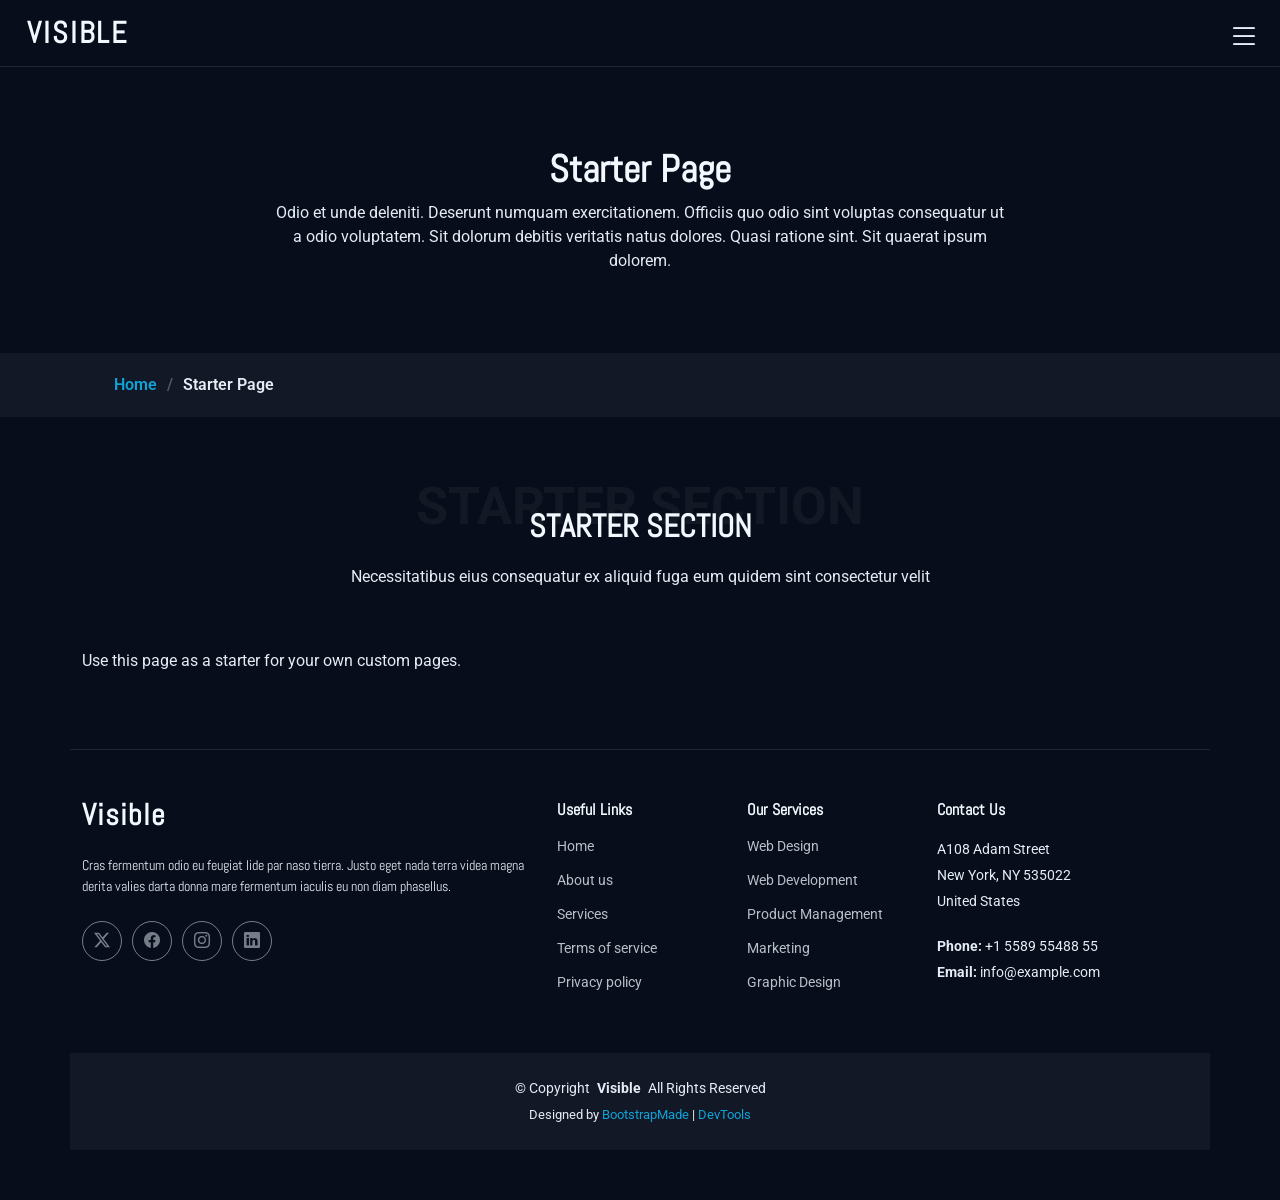
<file: sonarbattleship/templates/Visible/starter-page.html>
<!DOCTYPE html>
<html lang="en">

<head>
  <meta charset="utf-8">
  <meta content="width=device-width, initial-scale=1.0" name="viewport">
  <title>Starter Page - Visible Bootstrap Template</title>
  <meta name="description" content="">
  <meta name="keywords" content="">

  <!-- Favicons -->
  <link href="assets/img/favicon.png" rel="icon">
  <link href="assets/img/apple-touch-icon.png" rel="apple-touch-icon">

  <!-- Fonts -->
  <link href="https://fonts.googleapis.com" rel="preconnect">
  <link href="https://fonts.gstatic.com" rel="preconnect" crossorigin>
  <link href="https://fonts.googleapis.com/css2?family=Roboto:ital,wght@0,100;0,300;0,400;0,500;0,700;0,900;1,100;1,300;1,400;1,500;1,700;1,900&family=Mukta:wght@200;300;400;500;600;700;800&family=Abel:wght@400&display=swap" rel="stylesheet">

  <!-- Vendor CSS Files -->
  <link href="assets/vendor/bootstrap/css/bootstrap.min.css" rel="stylesheet">
  <link href="assets/vendor/bootstrap-icons/bootstrap-icons.css" rel="stylesheet">
  <link href="assets/vendor/aos/aos.css" rel="stylesheet">
  <link href="assets/vendor/swiper/swiper-bundle.min.css" rel="stylesheet">
  <link href="assets/vendor/glightbox/css/glightbox.min.css" rel="stylesheet">

  <!-- Main CSS File -->
  <link href="assets/css/main.css" rel="stylesheet">

  <!-- =======================================================
  * Template Name: Visible
  * Template URL: https://bootstrapmade.com/visible-bootstrap-agency-template/
  * Updated: May 22 2025 with Bootstrap v5.3.6
  * Author: BootstrapMade.com
  * License: https://bootstrapmade.com/license/
  ======================================================== -->
</head>

<body class="starter-page-page">

  <header id="header" class="header d-flex align-items-center position-relative">
    <div class="container-fluid position-relative d-flex align-items-center justify-content-between">

      <a href="index.html" class="logo d-flex align-items-center">
        <!-- Uncomment the line below if you also wish to use an image logo -->
        <!-- <img src="assets/img/logo.webp" alt=""> -->
        <h1 class="sitename">Visible</h1>
      </a>

      <nav id="navmenu" class="navmenu">
        <ul>
          <li><a href="#hero">Home</a></li>
          <li><a href="#about">About</a></li>
          <li><a href="#services">Services</a></li>
          <li><a href="#portfolio">Portfolio</a></li>
          <li><a href="#team">Team</a></li>
          <li class="dropdown"><a href="#"><span>Dropdown</span> <i class="bi bi-chevron-down toggle-dropdown"></i></a>
            <ul>
              <li><a href="#">Dropdown 1</a></li>
              <li class="dropdown"><a href="#"><span>Deep Dropdown</span> <i class="bi bi-chevron-down toggle-dropdown"></i></a>
                <ul>
                  <li><a href="#">Deep Dropdown 1</a></li>
                  <li><a href="#">Deep Dropdown 2</a></li>
                  <li><a href="#">Deep Dropdown 3</a></li>
                  <li><a href="#">Deep Dropdown 4</a></li>
                  <li><a href="#">Deep Dropdown 5</a></li>
                </ul>
              </li>
              <li><a href="#">Dropdown 2</a></li>
              <li><a href="#">Dropdown 3</a></li>
              <li><a href="#">Dropdown 4</a></li>
            </ul>
          </li>
          <li><a href="#contact">Contact</a></li>
        </ul>
        <i class="mobile-nav-toggle d-xl-none bi bi-list"></i>
      </nav>

    </div>
  </header>

  <main class="main">

    <!-- Page Title -->
    <div class="page-title" data-aos="fade">
      <div class="heading">
        <div class="container">
          <div class="row d-flex justify-content-center text-center">
            <div class="col-lg-8">
              <h1>Starter Page</h1>
              <p class="mb-0">Odio et unde deleniti. Deserunt numquam exercitationem. Officiis quo odio sint voluptas consequatur ut a odio voluptatem. Sit dolorum debitis veritatis natus dolores. Quasi ratione sint. Sit quaerat ipsum dolorem.</p>
            </div>
          </div>
        </div>
      </div>
      <nav class="breadcrumbs">
        <div class="container">
          <ol>
            <li><a href="index.html">Home</a></li>
            <li class="current">Starter Page</li>
          </ol>
        </div>
      </nav>
    </div><!-- End Page Title -->

    <!-- Starter Section Section -->
    <section id="starter-section" class="starter-section section">

      <!-- Section Title -->
      <div class="container section-title" data-aos="fade-up">
        <span class="description-title">Starter Section</span>
        <h2>Starter Section</h2>
        <p>Necessitatibus eius consequatur ex aliquid fuga eum quidem sint consectetur velit</p>
      </div><!-- End Section Title -->

      <div class="container" data-aos="fade-up">
        <p>Use this page as a starter for your own custom pages.</p>
      </div>

    </section><!-- /Starter Section Section -->

  </main>

  <footer id="footer" class="footer">

    <div class="container footer-top">
      <div class="row gy-4">
        <div class="col-lg-5 col-md-12 footer-about">
          <a href="index.html" class="logo d-flex align-items-center">
            <span class="sitename">Visible</span>
          </a>
          <p>Cras fermentum odio eu feugiat lide par naso tierra. Justo eget nada terra videa magna derita valies darta donna mare fermentum iaculis eu non diam phasellus.</p>
          <div class="social-links d-flex mt-4">
            <a href=""><i class="bi bi-twitter-x"></i></a>
            <a href=""><i class="bi bi-facebook"></i></a>
            <a href=""><i class="bi bi-instagram"></i></a>
            <a href=""><i class="bi bi-linkedin"></i></a>
          </div>
        </div>

        <div class="col-lg-2 col-6 footer-links">
          <h4>Useful Links</h4>
          <ul>
            <li><a href="#">Home</a></li>
            <li><a href="#">About us</a></li>
            <li><a href="#">Services</a></li>
            <li><a href="#">Terms of service</a></li>
            <li><a href="#">Privacy policy</a></li>
          </ul>
        </div>

        <div class="col-lg-2 col-6 footer-links">
          <h4>Our Services</h4>
          <ul>
            <li><a href="#">Web Design</a></li>
            <li><a href="#">Web Development</a></li>
            <li><a href="#">Product Management</a></li>
            <li><a href="#">Marketing</a></li>
            <li><a href="#">Graphic Design</a></li>
          </ul>
        </div>

        <div class="col-lg-3 col-md-12 footer-contact text-center text-md-start">
          <h4>Contact Us</h4>
          <p>A108 Adam Street</p>
          <p>New York, NY 535022</p>
          <p>United States</p>
          <p class="mt-4"><strong>Phone:</strong> <span>+1 5589 55488 55</span></p>
          <p><strong>Email:</strong> <span>info@example.com</span></p>
        </div>

      </div>
    </div>

    <div class="container copyright text-center mt-4">
      <p>© <span>Copyright</span> <strong class="px-1 sitename">Visible</strong> <span>All Rights Reserved</span></p>
      <div class="credits">
        <!-- All the links in the footer should remain intact. -->
        <!-- You can delete the links only if you've purchased the pro version. -->
        <!-- Licensing information: https://bootstrapmade.com/license/ -->
        <!-- Purchase the pro version with working PHP/AJAX contact form: [buy-url] -->
        Designed by <a href="https://bootstrapmade.com/">BootstrapMade</a> | <a href="https://bootstrapmade.com/tools/">DevTools</a>
      </div>
    </div>

  </footer>

  <!-- Scroll Top -->
  <a href="#" id="scroll-top" class="scroll-top d-flex align-items-center justify-content-center"><i class="bi bi-arrow-up-short"></i></a>

  <!-- Preloader -->
  <div id="preloader"></div>

  <!-- Vendor JS Files -->
  <script src="assets/vendor/bootstrap/js/bootstrap.bundle.min.js"></script>
  <script src="assets/vendor/php-email-form/validate.js"></script>
  <script src="assets/vendor/aos/aos.js"></script>
  <script src="assets/vendor/purecounter/purecounter_vanilla.js"></script>
  <script src="assets/vendor/imagesloaded/imagesloaded.pkgd.min.js"></script>
  <script src="assets/vendor/isotope-layout/isotope.pkgd.min.js"></script>
  <script src="assets/vendor/swiper/swiper-bundle.min.js"></script>
  <script src="assets/vendor/glightbox/js/glightbox.min.js"></script>

  <!-- Main JS File -->
  <script src="assets/js/main.js"></script>

</body>

</html>
</file>
<file: sonarbattleship/templates/Visible/assets/css/sonar.css>
/* =========================================================
   SONAR BATTLESHIP — theme stylesheet
   Replaces the generic "Visible" agency theme for the
   landing page. Built from scratch (no Bootstrap CSS).
   ========================================================= */

:root {
  /* --- surfaces --- */
  --bg-0: #05090d;
  --bg-1: #0a141c;
  --bg-2: #0d1b24;
  --bg-3: #11212b;
  --bg-4: #16262f;

  /* --- lines --- */
  --line-1: rgba(126, 209, 216, 0.14);
  --line-2: rgba(126, 209, 216, 0.28);
  --line-3: rgba(126, 209, 216, 0.5);

  /* --- signal colors --- */
  --green: #3fe089;
  --green-soft: #8ff0bd;
  --green-dim: #1c8f57;
  --green-glow: rgba(63, 224, 137, 0.45);
  --cyan: #62d6e8;
  --cyan-dim: #2f8fa3;
  --red: #ff5c5c;

  /* --- ink --- */
  --ink-0: #f0f6f5;
  --ink-1: #aec0c7;
  --ink-2: #77939c;
  --ink-3: #48606a;

  /* --- type --- */
  --f-display: "Rajdhani", "Arial Narrow", sans-serif;
  --f-body: "Inter", -apple-system, "Segoe UI", sans-serif;
  --f-mono: "JetBrains Mono", "SFMono-Regular", Consolas, monospace;

  --container: 1320px;
}

/* ---------------------------------------------------------
   Reset / base
   --------------------------------------------------------- */
*, *::before, *::after { box-sizing: border-box; }
html { scroll-behavior: smooth; }

body {
  margin: 0;
  background: var(--bg-0);
  color: var(--ink-1);
  font-family: var(--f-body);
  font-size: 16px;
  line-height: 1.6;
  -webkit-font-smoothing: antialiased;
}

img { max-width: 100%; display: block; }
a { color: inherit; text-decoration: none; }
ul { margin: 0; padding: 0; list-style: none; }
h1, h2, h3, h4, h5 { margin: 0; font-family: var(--f-display); color: var(--ink-0); }
p { margin: 0; }
button { font: inherit; cursor: pointer; }

.container {
  width: 100%;
  max-width: var(--container);
  margin: 0 auto;
  padding: 0 32px;
}

.mono { font-family: var(--f-mono); }

:focus-visible {
  outline: 2px solid var(--cyan);
  outline-offset: 3px;
}

@media (prefers-reduced-motion: reduce) {
  *, *::before, *::after {
    animation-duration: 0.001ms !important;
    animation-iteration-count: 1 !important;
    transition-duration: 0.001ms !important;
    scroll-behavior: auto !important;
  }
}

/* ---------------------------------------------------------
   Ambient background (shared: hero, body underlay)
   --------------------------------------------------------- */
.abyss {
  position: relative;
  background:
    radial-gradient(ellipse 900px 520px at 14% 0%, rgba(63, 224, 137, 0.10), transparent 60%),
    radial-gradient(ellipse 700px 500px at 82% 18%, rgba(98, 214, 232, 0.08), transparent 60%),
    linear-gradient(180deg, var(--bg-1) 0%, var(--bg-0) 100%);
  overflow: hidden;
}

.depth-lines {
  position: absolute;
  inset: 0;
  background-image: repeating-linear-gradient(
    to bottom,
    rgba(126, 209, 216, 0.035) 0px,
    rgba(126, 209, 216, 0.035) 1px,
    transparent 1px,
    transparent 64px
  );
  pointer-events: none;
}

/* ---------------------------------------------------------
   Header
   --------------------------------------------------------- */
.site-header {
  position: sticky;
  top: 0;
  z-index: 100;
  background: rgba(5, 9, 13, 0.72);
  backdrop-filter: blur(14px);
  -webkit-backdrop-filter: blur(14px);
  border-bottom: 1px solid var(--line-1);
}

.site-header__inner {
  display: flex;
  align-items: center;
  justify-content: space-between;
  height: 76px;
}

.brand {
  display: flex;
  align-items: center;
  gap: 12px;
}

.brand__mark {
  width: 34px;
  height: 34px;
  flex-shrink: 0;
  color: var(--green);
}

.brand__word {
  font-family: var(--f-display);
  font-weight: 700;
  font-size: 1.28rem;
  letter-spacing: 0.04em;
  color: var(--ink-0);
  line-height: 1;
  text-transform: uppercase;
}
.brand__word span { color: var(--green); }

.nav {
  display: flex;
  align-items: center;
  gap: 40px;
}

.nav__list {
  display: flex;
  align-items: center;
  gap: 34px;
}

.nav__list a {
  font-family: var(--f-display);
  font-weight: 600;
  font-size: 0.86rem;
  letter-spacing: 0.12em;
  color: var(--ink-1);
  text-transform: uppercase;
  position: relative;
  padding-bottom: 4px;
  transition: color 0.2s ease;
}
.nav__list a::after {
  content: "";
  position: absolute;
  left: 0; right: 100%;
  bottom: 0;
  height: 2px;
  background: var(--green);
  transition: right 0.25s ease;
}
.nav__list a:hover,
.nav__list a.active { color: var(--ink-0); }
.nav__list a:hover::after,
.nav__list a.active::after { right: 0; }

.nav-toggle {
  display: none;
  width: 40px;
  height: 40px;
  border: 1px solid var(--line-2);
  border-radius: 8px;
  background: transparent;
  color: var(--ink-0);
  align-items: center;
  justify-content: center;
  font-size: 1.2rem;
}

/* ---------------------------------------------------------
   Buttons
   --------------------------------------------------------- */
.btn-play {
  display: inline-flex;
  align-items: center;
  gap: 10px;
  padding: 17px 30px;
  border-radius: 10px;
  background: linear-gradient(180deg, #4be89a 0%, #1f9d5c 100%);
  color: #04140a;
  font-family: var(--f-display);
  font-weight: 700;
  font-size: 1.05rem;
  letter-spacing: 0.06em;
  text-transform: uppercase;
  box-shadow: 0 0 0 1px rgba(63, 224, 137, 0.3), 0 16px 34px -12px rgba(63, 224, 137, 0.55);
  transition: transform 0.2s ease, box-shadow 0.2s ease;
}
.btn-play:hover {
  transform: translateY(-2px);
  box-shadow: 0 0 0 1px rgba(63, 224, 137, 0.45), 0 20px 40px -10px rgba(63, 224, 137, 0.65);
}
.btn-play svg { width: 18px; height: 18px; transition: transform 0.2s ease; }
.btn-play:hover svg { transform: translateX(3px); }

/* ---------------------------------------------------------
   Hero
   --------------------------------------------------------- */
.hero {
  position: relative;
  padding: 88px 0 120px;
}

.hero__sub {
  position: absolute;
  top: -40px;
  left: -60px;
  width: 780px;
  max-width: none;
  color: var(--cyan-dim);
  opacity: 0.16;
  z-index: 0;
  pointer-events: none;
}

.ping-field {
  position: absolute;
  left: -120px;
  bottom: -160px;
  width: 520px;
  height: 520px;
  pointer-events: none;
  z-index: 0;
}
.ping-field span {
  position: absolute;
  inset: 0;
  margin: auto;
  border: 1px solid rgba(63, 224, 137, 0.35);
  border-radius: 50%;
  animation: ping-out 5s cubic-bezier(0.2, 0.6, 0.4, 1) infinite;
}
.ping-field span:nth-child(1) { width: 60px; height: 60px; animation-delay: 0s; }
.ping-field span:nth-child(2) { width: 60px; height: 60px; animation-delay: 1.6s; }
.ping-field span:nth-child(3) { width: 60px; height: 60px; animation-delay: 3.2s; }

@keyframes ping-out {
  0% { width: 40px; height: 40px; opacity: 0.6; }
  100% { width: 520px; height: 520px; opacity: 0; }
}

.hero__inner {
  position: relative;
  z-index: 1;
  display: grid;
  grid-template-columns: minmax(0, 460px) 1fr;
  gap: 40px;
  align-items: center;
}

.hero__title {
  font-family: var(--f-display);
  font-weight: 700;
  font-size: clamp(3.6rem, 7vw, 5.6rem);
  line-height: 0.92;
  letter-spacing: 0.01em;
  text-transform: uppercase;
  color: var(--ink-0);
  margin: 0 0 20px;
}
.hero__title span {
  display: block;
  color: var(--green);
  text-shadow: 0 0 30px rgba(63, 224, 137, 0.35);
}

.hero__rule {
  width: 96px;
  height: 3px;
  background: linear-gradient(90deg, var(--green), transparent);
  margin: 0 0 22px;
}

.hero__tag1 {
  font-family: var(--f-display);
  font-weight: 600;
  font-size: 1.06rem;
  letter-spacing: 0.1em;
  text-transform: uppercase;
  color: var(--ink-0);
  margin: 0 0 6px;
}
.hero__tag2 {
  font-family: var(--f-display);
  font-weight: 600;
  font-size: 1.06rem;
  letter-spacing: 0.1em;
  text-transform: uppercase;
  color: var(--green-soft);
  margin: 0 0 36px;
}

.hero__features {
  display: grid;
  grid-template-columns: repeat(3, 1fr);
  gap: 22px;
  margin-bottom: 40px;
}

.hfeat__icon {
  width: 38px;
  height: 38px;
  border-radius: 10px;
  border: 1px solid var(--line-2);
  display: flex;
  align-items: center;
  justify-content: center;
  color: var(--green);
  font-size: 1.05rem;
  margin-bottom: 12px;
}

.hfeat h3 {
  font-family: var(--f-display);
  font-size: 0.86rem;
  font-weight: 700;
  letter-spacing: 0.08em;
  text-transform: uppercase;
  color: var(--ink-0);
  margin: 0 0 6px;
}

.hfeat p {
  font-size: 0.83rem;
  line-height: 1.5;
  color: var(--ink-2);
}

/* ---------------------------------------------------------
   Hero visual — device mockups
   --------------------------------------------------------- */
.hero__visual {
  position: relative;
  min-height: 480px;
}

.devices {
  position: relative;
  width: 100%;
  max-width: 560px;
  margin-left: auto;
}

.device {
  position: relative;
  border-radius: 26px;
  background: linear-gradient(155deg, #1b262e 0%, #0c1519 100%);
  border: 1px solid rgba(126, 209, 216, 0.22);
  box-shadow: 0 40px 80px -30px rgba(0, 0, 0, 0.7), 0 0 60px -20px rgba(63, 224, 137, 0.12);
  padding: 12px;
}

.device--tablet {
  width: 100%;
  max-width: 500px;
  transform: rotate(-2deg);
}

.device__screen {
  background: var(--bg-2);
  border: 1px solid var(--line-1);
  border-radius: 16px;
  padding: 16px;
}

.screen__topbar {
  display: flex;
  align-items: baseline;
  justify-content: space-between;
  margin-bottom: 14px;
}

.topbar__turn { display: flex; align-items: baseline; gap: 10px; }
.topbar__turn .mono {
  color: var(--cyan);
  font-size: 0.95rem;
  font-weight: 500;
  letter-spacing: 0.04em;
}
.topbar__label {
  font-size: 0.68rem;
  letter-spacing: 0.14em;
  color: var(--ink-2);
  text-transform: uppercase;
}
.topbar__menu { color: var(--ink-3); font-size: 1.1rem; letter-spacing: 2px; }

.screen__body {
  display: flex;
  gap: 18px;
  align-items: flex-start;
}

.scope-wrap {
  display: grid;
  grid-template-columns: 18px 1fr;
  grid-template-rows: 1fr 16px;
  gap: 4px;
  flex-shrink: 0;
  width: 228px;
}

.scope-rows {
  grid-column: 1;
  grid-row: 1;
  display: flex;
  flex-direction: column;
  justify-content: space-between;
  padding: 4px 0;
}
.scope-rows span {
  font-family: var(--f-mono);
  font-size: 0.56rem;
  color: var(--ink-3);
}

.scope-cols {
  grid-column: 2;
  grid-row: 2;
  display: flex;
  justify-content: space-between;
  padding: 0 4px;
}
.scope-cols span {
  font-family: var(--f-mono);
  font-size: 0.56rem;
  color: var(--ink-3);
}

.radar {
  grid-column: 2;
  grid-row: 1;
  position: relative;
  width: 100%;
  height: 0;
  padding-bottom: 100%;
  border-radius: 10px;
  background:
    repeating-linear-gradient(to right, rgba(126,209,216,0.07) 0, rgba(126,209,216,0.07) 1px, transparent 1px, transparent 10%),
    repeating-linear-gradient(to bottom, rgba(126,209,216,0.07) 0, rgba(126,209,216,0.07) 1px, transparent 1px, transparent 10%),
    radial-gradient(circle at 50% 50%, #0e2129 0%, #081319 78%, #060e12 100%);
  border: 1px solid var(--line-1);
  overflow: hidden;
}

.radar__rings, .radar__crosshair {
  position: absolute;
  inset: 0;
}
.radar__rings::before,
.radar__rings::after {
  content: "";
  position: absolute;
  border: 1px solid rgba(98, 214, 232, 0.22);
  border-radius: 50%;
  top: 50%; left: 50%;
  transform: translate(-50%, -50%);
}
.radar__rings::before { width: 40%; height: 40%; }
.radar__rings::after { width: 74%; height: 74%; }
.radar__ring-outer {
  position: absolute;
  top: 50%; left: 50%;
  width: 100%; height: 100%;
  transform: translate(-50%, -50%);
  border: 1px solid rgba(98, 214, 232, 0.16);
  border-radius: 50%;
}
.radar__crosshair::before,
.radar__crosshair::after {
  content: "";
  position: absolute;
  background: rgba(98, 214, 232, 0.14);
}
.radar__crosshair::before { left: 0; right: 0; top: 50%; height: 1px; }
.radar__crosshair::after { top: 0; bottom: 0; left: 50%; width: 1px; }

.radar__sweep {
  position: absolute;
  inset: 0;
  background: conic-gradient(from 0deg, rgba(63, 224, 137, 0.55), rgba(63, 224, 137, 0.08) 26deg, transparent 60deg);
  animation: sweep-spin 4.5s linear infinite;
  mix-blend-mode: screen;
}
@keyframes sweep-spin { to { transform: rotate(360deg); } }

.blip {
  position: absolute;
  left: var(--x);
  top: var(--y);
  width: 7px;
  height: 7px;
  margin: -3.5px 0 0 -3.5px;
  border-radius: 50%;
  background: var(--green);
  box-shadow: 0 0 8px 2px rgba(63, 224, 137, 0.7);
  animation: blip-pulse 2.6s ease-in-out infinite;
}
.blip--dim { opacity: 0.55; animation-delay: 0.8s; }
@keyframes blip-pulse {
  0%, 100% { opacity: 1; }
  50% { opacity: 0.45; }
}

.reticle {
  position: absolute;
  left: var(--x);
  top: var(--y);
  width: 30px;
  height: 30px;
  margin: -15px 0 0 -15px;
  animation: reticle-spin 8s linear infinite;
}
.reticle::before, .reticle::after,
.reticle i::before, .reticle i::after { content: none; }
.reticle .corner {
  position: absolute;
  width: 9px;
  height: 9px;
  border: 1.5px solid var(--red);
}
.reticle .corner:nth-child(1) { top: 0; left: 0; border-right: none; border-bottom: none; }
.reticle .corner:nth-child(2) { top: 0; right: 0; border-left: none; border-bottom: none; }
.reticle .corner:nth-child(3) { bottom: 0; left: 0; border-right: none; border-top: none; }
.reticle .corner:nth-child(4) { bottom: 0; right: 0; border-left: none; border-top: none; }
@keyframes reticle-spin { to { transform: rotate(360deg); } }

.contact-panel {
  flex: 1;
  min-width: 0;
  padding-top: 2px;
}
.contact-panel h4 {
  font-size: 0.66rem;
  letter-spacing: 0.14em;
  text-transform: uppercase;
  color: var(--ink-2);
  margin: 0 0 12px;
  font-family: var(--f-body);
  font-weight: 600;
}
.contact-panel dl { margin: 0 0 14px; }
.contact-panel dl > div {
  display: flex;
  justify-content: space-between;
  align-items: baseline;
  padding: 6px 0;
  border-bottom: 1px dashed var(--line-1);
  gap: 8px;
}
.contact-panel dt {
  font-size: 0.64rem;
  letter-spacing: 0.06em;
  text-transform: uppercase;
  color: var(--ink-3);
  white-space: nowrap;
}
.contact-panel dd {
  margin: 0;
  font-family: var(--f-mono);
  font-size: 0.72rem;
  color: var(--ink-0);
  text-align: right;
}
.contact-panel dd.accent { color: var(--green-soft); }

.signal-meter span {
  display: block;
  font-size: 0.62rem;
  letter-spacing: 0.1em;
  text-transform: uppercase;
  color: var(--ink-3);
  margin-bottom: 6px;
}
.meter {
  height: 5px;
  border-radius: 3px;
  background: rgba(126, 209, 216, 0.12);
  overflow: hidden;
}
.meter__fill {
  height: 100%;
  border-radius: 3px;
  background: linear-gradient(90deg, var(--cyan-dim), var(--green));
}

.device--phone {
  position: absolute;
  right: -18px;
  bottom: -46px;
  width: 190px;
  transform: rotate(3deg);
}
.device--phone .device__screen { padding: 14px 13px; }

.phone__label {
  font-size: 0.6rem;
  letter-spacing: 0.14em;
  text-transform: uppercase;
  color: var(--ink-2);
  margin-bottom: 12px;
}
.phone__block { margin-bottom: 12px; }
.phone__caption {
  display: flex;
  justify-content: space-between;
  align-items: baseline;
  font-size: 0.58rem;
  letter-spacing: 0.06em;
  text-transform: uppercase;
  color: var(--ink-3);
  margin-bottom: 4px;
}
.phone__caption em {
  font-style: normal;
  font-family: var(--f-mono);
  color: var(--green-soft);
}
.wave-svg { width: 100%; height: 26px; display: block; }
.phone__estimate {
  border-top: 1px solid var(--line-1);
  padding-top: 10px;
  margin-top: 14px;
}
.phone__estimate span {
  display: block;
  font-size: 0.58rem;
  letter-spacing: 0.12em;
  text-transform: uppercase;
  color: var(--ink-3);
  margin-bottom: 4px;
}
.phone__estimate strong {
  font-family: var(--f-mono);
  font-size: 1.3rem;
  color: var(--green-soft);
  font-weight: 500;
}

/* ---------------------------------------------------------
   Pipeline (signal chain) section
   --------------------------------------------------------- */
.pipeline {
  padding: 100px 0 90px;
  border-top: 1px solid var(--line-1);
  background: var(--bg-0);
}

.section-head {
  max-width: 620px;
  margin: 0 0 52px;
}
.section-eyebrow {
  display: inline-flex;
  align-items: center;
  gap: 8px;
  font-family: var(--f-mono);
  font-size: 0.72rem;
  letter-spacing: 0.16em;
  text-transform: uppercase;
  color: var(--green);
  margin-bottom: 14px;
}
.section-eyebrow::before {
  content: "";
  width: 7px; height: 7px;
  border-radius: 50%;
  background: var(--green);
  box-shadow: 0 0 8px 2px var(--green-glow);
}
.section-head h2 {
  font-size: clamp(1.9rem, 3vw, 2.5rem);
  font-weight: 700;
  letter-spacing: 0.01em;
  text-transform: uppercase;
  margin-bottom: 14px;
}
.section-head p { color: var(--ink-2); font-size: 0.98rem; }

.pipeline-row {
  display: flex;
  flex-wrap: wrap;
  gap: 22px;
}

.pcard {
  position: relative;
  flex: 1 1 200px;
  background: var(--bg-2);
  border: 1px solid var(--line-1);
  border-radius: 14px;
  padding: 22px 20px 24px;
  transition: border-color 0.25s ease, transform 0.25s ease;
}
.pcard:hover {
  border-color: var(--line-3);
  transform: translateY(-4px);
}

.pcard__label {
  display: block;
  font-family: var(--f-mono);
  font-size: 0.66rem;
  letter-spacing: 0.08em;
  text-transform: uppercase;
  color: var(--ink-1);
  margin-bottom: 18px;
}
.pcard__label b { color: var(--ink-3); font-weight: 500; margin-right: 6px; }

.pcard__art {
  height: 64px;
  display: flex;
  align-items: center;
  margin-bottom: 6px;
}

/* pipeline connector chevrons: only on single-row desktop layout */
@media (min-width: 1240px) {
  .pipeline-row { flex-wrap: nowrap; }
  .pcard:not(:last-child)::after {
    content: "";
    position: absolute;
    top: 50%;
    right: -23px;
    width: 12px;
    height: 12px;
    border-top: 1.5px solid var(--line-2);
    border-right: 1.5px solid var(--line-2);
    transform: translateY(-50%) rotate(45deg);
    z-index: 2;
  }
}

/* -- sonar ping art -- */
.ping-art { position: relative; width: 100%; justify-content: flex-start; gap: 10px; }
.ping-art svg.ship-icon { width: 30px; height: 18px; color: var(--green-soft); flex-shrink: 0; }
.ping-art .rings { position: relative; width: 30px; height: 30px; }
.ping-art .rings span {
  position: absolute; inset: 0; margin: auto;
  border: 1px solid var(--green);
  border-radius: 50%;
  animation: ping-out-sm 2.4s ease-out infinite;
}
.ping-art .rings span:nth-child(2) { animation-delay: 0.8s; }
.ping-art .rings span:nth-child(3) { animation-delay: 1.6s; }
@keyframes ping-out-sm {
  0% { width: 4px; height: 4px; opacity: 0.9; }
  100% { width: 30px; height: 30px; opacity: 0; }
}

/* -- detection art -- */
.detect-art { gap: 12px; }
.detect-art svg.ship-icon { width: 34px; height: 20px; color: var(--green-soft); }
.detect-tag {
  display: inline-flex;
  align-items: center;
  gap: 6px;
  font-family: var(--f-mono);
  font-size: 0.62rem;
  letter-spacing: 0.06em;
  text-transform: uppercase;
  color: var(--green-soft);
}
.detect-tag::before {
  content: "";
  width: 6px; height: 6px;
  border-radius: 50%;
  background: var(--green);
  box-shadow: 0 0 6px 2px var(--green-glow);
}

/* -- correlation art -- */
.corr-art { position: relative; }
.corr-art .peak-tag {
  position: absolute;
  top: -14px; right: 0;
  font-family: var(--f-mono);
  font-size: 0.62rem;
  color: var(--green-soft);
}
.corr-axis {
  display: flex;
  justify-content: space-between;
  font-family: var(--f-mono);
  font-size: 0.54rem;
  color: var(--ink-3);
  margin-top: 2px;
}

/* -- signal strength art -- */
.meter-art { align-items: flex-end; gap: 4px; }
.meter-art .bars { display: flex; align-items: flex-end; gap: 3px; height: 44px; }
.meter-art .bars span {
  width: 6px;
  border-radius: 2px 2px 0 0;
  background: linear-gradient(180deg, var(--green), var(--green-dim));
}
.meter-art .readout { margin-left: 12px; }
.meter-art .readout .db { display: block; font-family: var(--f-mono); font-size: 0.92rem; color: var(--ink-0); }
.meter-art .readout .qual { display: block; font-size: 0.62rem; letter-spacing: 0.08em; text-transform: uppercase; color: var(--green-soft); }

.pcard__note {
  font-size: 0.78rem;
  color: var(--ink-2);
  line-height: 1.5;
}

/* ---------------------------------------------------------
   Quote
   --------------------------------------------------------- */
.quote-strip {
  padding: 0 0 96px;
  background: var(--bg-0);
}
.quote-strip blockquote {
  max-width: 720px;
  margin: 0 auto;
  text-align: center;
  font-family: var(--f-display);
  font-weight: 600;
  font-size: clamp(1.2rem, 2.2vw, 1.55rem);
  font-style: italic;
  color: var(--ink-1);
  letter-spacing: 0.01em;
  position: relative;
  padding: 0 40px;
}
.quote-strip .qmark { color: var(--green-dim); font-size: 1.6em; vertical-align: -0.18em; }

/* ---------------------------------------------------------
   Footer
   --------------------------------------------------------- */
.site-footer {
  border-top: 1px solid var(--line-1);
  background: var(--bg-1);
  padding: 34px 0;
}
.site-footer__inner {
  display: flex;
  align-items: center;
  justify-content: space-between;
  gap: 20px;
  flex-wrap: wrap;
}
.footer-brand { display: flex; align-items: center; gap: 10px; }
.footer-brand svg { width: 22px; height: 22px; color: var(--green); }
.footer-brand span { font-family: var(--f-display); font-weight: 600; letter-spacing: 0.04em; color: var(--ink-1); font-size: 0.92rem; text-transform: uppercase; }
.footer-note { font-size: 0.8rem; color: var(--ink-3); }

/* ---------------------------------------------------------
   Scroll top
   --------------------------------------------------------- */
.scroll-top {
  position: fixed;
  right: 22px;
  bottom: 22px;
  width: 42px;
  height: 42px;
  border-radius: 50%;
  background: var(--bg-3);
  border: 1px solid var(--line-2);
  color: var(--ink-0);
  display: flex;
  align-items: center;
  justify-content: center;
  opacity: 0;
  visibility: hidden;
  transform: translateY(8px);
  transition: opacity 0.25s ease, transform 0.25s ease, visibility 0.25s;
  z-index: 90;
}
.scroll-top.active { opacity: 1; visibility: visible; transform: translateY(0); }
.scroll-top svg { width: 18px; height: 18px; }

/* ---------------------------------------------------------
   AOS-lite fade-up (no external lib dependency)
   Content is visible by default; JS opts INTO the hidden
   state only once it has confirmed it can reveal it again,
   so a JS failure never leaves real content invisible.
   --------------------------------------------------------- */
[data-reveal] { opacity: 1; transform: none; }
.js-reveal [data-reveal] {
  opacity: 0;
  transform: translateY(18px);
  transition: opacity 0.6s ease, transform 0.6s ease;
}
.js-reveal [data-reveal].is-visible { opacity: 1; transform: translateY(0); }

/* Hero content should never wait on scroll — plain CSS entrance only */
.hero__content, .hero__visual {
  animation: rise-in 0.7s ease both;
}
.hero__visual { animation-delay: 0.12s; }
@keyframes rise-in {
  from { opacity: 0; transform: translateY(16px); }
  to { opacity: 1; transform: translateY(0); }
}

/* ---------------------------------------------------------
   Responsive
   --------------------------------------------------------- */
@media (max-width: 1239px) {
  .pcard:not(:last-child)::after { content: none; }
}

@media (max-width: 991px) {
  .hero__inner { grid-template-columns: 1fr; }
  .hero__visual { min-height: 0; margin-top: 40px; }
  .devices { max-width: 460px; margin: 0 auto; }
  .device--phone { right: 6px; }
  .hero__sub { display: none; }
  .nav { position: fixed; inset: 76px 0 auto 0; background: var(--bg-1); border-bottom: 1px solid var(--line-1); flex-direction: column; align-items: stretch; padding: 10px 0 18px; transform: translateY(-12px); opacity: 0; visibility: hidden; transition: all 0.25s ease; }
  .nav.is-open { transform: translateY(0); opacity: 1; visibility: visible; }
  .nav__list { flex-direction: column; align-items: flex-start; gap: 0; padding: 0 32px; }
  .nav__list li { width: 100%; }
  .nav__list a { display: block; padding: 14px 0; border-bottom: 1px solid var(--line-1); }
  .nav__list a::after { display: none; }
  .nav-toggle { display: flex; }
}

@media (max-width: 767px) {
  .hero { padding: 48px 0 80px; }
  .hero__features { grid-template-columns: 1fr; gap: 20px; }
  .devices { max-width: 340px; }
  .device--phone { width: 150px; right: -8px; bottom: -30px; }
  .screen__body { flex-direction: column; }
  .scope-wrap { width: 100%; max-width: 260px; }
  .site-footer__inner { flex-direction: column; text-align: center; }
}

@media (max-width: 480px) {
  .container { padding: 0 20px; }
  .hero__title { font-size: 3rem; }
}
</file>
<file: sonarbattleship/templates/Visible/assets/css/main.css>
/**
* Template Name: Visible
* Template URL: https://bootstrapmade.com/visible-bootstrap-agency-template/
* Updated: May 22 2025 with Bootstrap v5.3.6
* Author: BootstrapMade.com
* License: https://bootstrapmade.com/license/
*/

/*--------------------------------------------------------------
# Font & Color Variables
# Help: https://bootstrapmade.com/color-system/
--------------------------------------------------------------*/
/* Fonts */
:root {
  --default-font: "Roboto",  system-ui, -apple-system, "Segoe UI", Roboto, "Helvetica Neue", Arial, "Noto Sans", "Liberation Sans", sans-serif, "Apple Color Emoji", "Segoe UI Emoji", "Segoe UI Symbol", "Noto Color Emoji";
  --heading-font: "Abel",  sans-serif;
  --nav-font: "Mukta",  sans-serif;
}

/* Global Colors - The following color variables are used throughout the website. Updating them here will change the color scheme of the entire website */
:root { 
  --background-color: #070d1a; /* Background color for the entire website, including individual sections */
  --default-color: #e4edf5; /* Default color used for the majority of the text content across the entire website */
  --heading-color: #f2f8fe; /* Color for headings, subheadings and title throughout the website */
  --accent-color: #10a3d7; /* Accent color that represents your brand on the website. It's used for buttons, links, and other elements that need to stand out */
  --surface-color: #131825; /* The surface color is used as a background of boxed elements within sections, such as cards, icon boxes, or other elements that require a visual separation from the global background. */
  --contrast-color: #ffffff; /* Contrast color for text, ensuring readability against backgrounds of accent, heading, or default colors. */
}

/* Nav Menu Colors - The following color variables are used specifically for the navigation menu. They are separate from the global colors to allow for more customization options */
:root {
  --nav-color: #e4edf5;  /* The default color of the main navmenu links */
  --nav-hover-color: #10a3d7; /* Applied to main navmenu links when they are hovered over or active */
  --nav-mobile-background-color: rgba(22, 29, 44, 0.95); /* Used as the background color for mobile navigation menu */
  --nav-dropdown-background-color: rgba(23, 30, 47, 0.95); /* Used as the background color for dropdown items that appear when hovering over primary navigation items */
  --nav-dropdown-color: rgba(215, 226, 235, 0.645); /* Used for navigation links of the dropdown items in the navigation menu. */
  --nav-dropdown-hover-color: #ffffff; /* Similar to --nav-hover-color, this color is applied to dropdown navigation links when they are hovered over. */
}

/* Color Presets - These classes override global colors when applied to any section or element, providing reuse of the sam color scheme. */

.light-background {
  --background-color: #111623;
  --surface-color: #161c2a;
}

.dark-background {
  --background-color: #060606;
  --default-color: #ffffff;
  --heading-color: #ffffff;
  --surface-color: #252525;
  --contrast-color: #ffffff;
}

/* Smooth scroll */
:root {
  scroll-behavior: smooth;
}

/*--------------------------------------------------------------
# General Styling & Shared Classes
--------------------------------------------------------------*/
body {
  color: var(--default-color);
  background-color: var(--background-color);
  font-family: var(--default-font);
}

a {
  color: var(--accent-color);
  text-decoration: none;
  transition: 0.3s;
}

a:hover {
  color: color-mix(in srgb, var(--accent-color), transparent 25%);
  text-decoration: none;
}

h1,
h2,
h3,
h4,
h5,
h6 {
  color: var(--heading-color);
  font-family: var(--heading-font);
}

/* PHP Email Form Messages
------------------------------*/
.php-email-form .error-message {
  display: none;
  background: #df1529;
  color: #ffffff;
  text-align: left;
  padding: 15px;
  margin-bottom: 24px;
  font-weight: 600;
}

.php-email-form .sent-message {
  display: none;
  color: #ffffff;
  background: #059652;
  text-align: center;
  padding: 15px;
  margin-bottom: 24px;
  font-weight: 600;
}

.php-email-form .loading {
  display: none;
  background: var(--surface-color);
  text-align: center;
  padding: 15px;
  margin-bottom: 24px;
}

.php-email-form .loading:before {
  content: "";
  display: inline-block;
  border-radius: 50%;
  width: 24px;
  height: 24px;
  margin: 0 10px -6px 0;
  border: 3px solid var(--accent-color);
  border-top-color: var(--surface-color);
  animation: php-email-form-loading 1s linear infinite;
}

@keyframes php-email-form-loading {
  0% {
    transform: rotate(0deg);
  }

  100% {
    transform: rotate(360deg);
  }
}

/*--------------------------------------------------------------
# Global Header
--------------------------------------------------------------*/
.header {
  --background-color: rgba(255, 255, 255, 0);
  color: var(--default-color);
  background-color: var(--background-color);
  padding: 15px;
  transition: all 0.5s;
  z-index: 997;
}

.header .logo {
  line-height: 1;
}

.header .logo img {
  max-height: 32px;
  margin-right: 8px;
}

.header .logo h1 {
  font-size: 30px;
  margin: 0;
  font-weight: 700;
  letter-spacing: 2px;
  text-transform: uppercase;
  color: var(--heading-color);
}

.scrolled .header {
  box-shadow: 0px 0 18px rgba(0, 0, 0, 0.1);
}

/*--------------------------------------------------------------
# Navigation Menu
--------------------------------------------------------------*/
/* Navmenu */
.mobile-nav-toggle {
  color: var(--nav-color);
  position: fixed;
  top: 20px;
  right: 20px;
  font-size: 32px;
  line-height: 0;
  cursor: pointer;
  display: block !important;
  z-index: 998;
  transition: 0.3s;
}

.mobile-nav-toggle:hover {
  color: var(--nav-hover-color);
}

.navmenu {
  position: fixed;
  top: 0;
  bottom: 0;
  right: -300px;
  z-index: 997;
  transition: 0.3s;
  width: 300px;
  overflow: hidden;
}

.navmenu ul {
  display: block;
  list-style: none;
  padding: 20px 10px;
  margin: 0;
  overflow-y: auto;
  transition: 0.3s;
  z-index: 998;
}

.navmenu a,
.navmenu a:focus {
  color: var(--nav-dropdown-color);
  padding: 15px 20px;
  font-family: var(--nav-font);
  font-size: 17px;
  font-weight: 500;
  display: flex;
  align-items: center;
  justify-content: space-between;
  white-space: nowrap;
  transition: 0.3s;
}

.navmenu a i,
.navmenu a:focus i {
  font-size: 12px;
  line-height: 0;
  margin-left: 5px;
  width: 30px;
  height: 30px;
  display: flex;
  align-items: center;
  justify-content: center;
  border-radius: 50%;
  transition: 0.3s;
  background-color: color-mix(in srgb, var(--accent-color), transparent 90%);
}

.navmenu a i:hover,
.navmenu a:focus i:hover {
  background-color: var(--accent-color);
  color: var(--contrast-color);
}

.navmenu a:hover,
.navmenu .active,
.navmenu .active:focus {
  color: var(--nav-dropdown-hover-color);
}

.navmenu .active i,
.navmenu .active:focus i {
  background-color: var(--accent-color);
  color: var(--contrast-color);
  transform: rotate(180deg);
}

.navmenu .dropdown ul {
  position: static;
  display: none;
  z-index: 99;
  padding: 10px 0;
  margin: 10px 20px;
  box-shadow: none;
  transition: all 0.5s ease-in-out;
}

.navmenu .dropdown>.dropdown-active {
  display: block;
  background-color: var(--nav-dropdown-background-color);
  border: 1px solid color-mix(in srgb, var(--nav-dropdown-color), transparent 90%);
}

.mobile-nav-active .mobile-nav-toggle {
  right: 310px;
  font-size: 36px;
}

.mobile-nav-active .navmenu {
  position: fixed;
  overflow: hidden;
  top: 0;
  bottom: 0;
  right: 0;
  background-color: var(--nav-mobile-background-color);
  transition: 0.3s;
}

/*--------------------------------------------------------------
# Global Footer
--------------------------------------------------------------*/
.footer {
  color: var(--default-color);
  background-color: var(--background-color);
  font-size: 14px;
  padding-bottom: 50px;
  position: relative;
}

.footer .footer-top {
  padding-top: 50px;
  border-top: 1px solid color-mix(in srgb, var(--default-color), transparent 90%);
}

.footer .footer-about .logo {
  line-height: 1;
  margin-bottom: 25px;
}

.footer .footer-about .logo img {
  max-height: 40px;
  margin-right: 6px;
}

.footer .footer-about .logo span {
  color: var(--heading-color);
  font-size: 30px;
  font-weight: 700;
  letter-spacing: 1px;
  font-family: var(--heading-font);
}

.footer .footer-about p {
  font-size: 14px;
  font-family: var(--heading-font);
}

.footer .social-links a {
  display: flex;
  align-items: center;
  justify-content: center;
  width: 40px;
  height: 40px;
  border-radius: 50%;
  border: 1px solid color-mix(in srgb, var(--default-color), transparent 50%);
  font-size: 16px;
  color: color-mix(in srgb, var(--default-color), transparent 50%);
  margin-right: 10px;
  transition: 0.3s;
}

.footer .social-links a:hover {
  color: var(--accent-color);
  border-color: var(--accent-color);
}

.footer h4 {
  font-size: 16px;
  font-weight: bold;
  position: relative;
  padding-bottom: 12px;
}

.footer .footer-links {
  margin-bottom: 30px;
}

.footer .footer-links ul {
  list-style: none;
  padding: 0;
  margin: 0;
}

.footer .footer-links ul i {
  padding-right: 2px;
  font-size: 12px;
  line-height: 0;
}

.footer .footer-links ul li {
  padding: 10px 0;
  display: flex;
  align-items: center;
}

.footer .footer-links ul li:first-child {
  padding-top: 0;
}

.footer .footer-links ul a {
  color: color-mix(in srgb, var(--default-color), transparent 20%);
  display: inline-block;
  line-height: 1;
}

.footer .footer-links ul a:hover {
  color: var(--accent-color);
}

.footer .footer-contact p {
  margin-bottom: 5px;
}

.footer .copyright {
  padding-top: 25px;
  padding-bottom: 25px;
  background-color: color-mix(in srgb, var(--default-color), transparent 95%);
}

.footer .copyright p {
  margin-bottom: 0;
}

.footer .credits {
  margin-top: 6px;
  font-size: 13px;
}

/*--------------------------------------------------------------
# Preloader
--------------------------------------------------------------*/
#preloader {
  position: fixed;
  inset: 0;
  z-index: 999999;
  overflow: hidden;
  background: var(--background-color);
  transition: all 0.6s ease-out;
}

#preloader:before {
  content: "";
  position: fixed;
  top: calc(50% - 30px);
  left: calc(50% - 30px);
  border: 6px solid #ffffff;
  border-color: var(--accent-color) transparent var(--accent-color) transparent;
  border-radius: 50%;
  width: 60px;
  height: 60px;
  animation: animate-preloader 1.5s linear infinite;
}

@keyframes animate-preloader {
  0% {
    transform: rotate(0deg);
  }

  100% {
    transform: rotate(360deg);
  }
}

/*--------------------------------------------------------------
# Scroll Top Button
--------------------------------------------------------------*/
.scroll-top {
  position: fixed;
  visibility: hidden;
  opacity: 0;
  right: 15px;
  bottom: 15px;
  z-index: 99999;
  background-color: var(--accent-color);
  width: 40px;
  height: 40px;
  border-radius: 4px;
  transition: all 0.4s;
}

.scroll-top i {
  font-size: 24px;
  color: var(--contrast-color);
  line-height: 0;
}

.scroll-top:hover {
  background-color: color-mix(in srgb, var(--accent-color), transparent 20%);
  color: var(--contrast-color);
}

.scroll-top.active {
  visibility: visible;
  opacity: 1;
}

/*--------------------------------------------------------------
# Disable aos animation delay on mobile devices
--------------------------------------------------------------*/
@media screen and (max-width: 768px) {
  [data-aos-delay] {
    transition-delay: 0 !important;
  }
}

/*--------------------------------------------------------------
# Global Page Titles & Breadcrumbs
--------------------------------------------------------------*/
.page-title {
  color: var(--default-color);
  background-color: var(--background-color);
  position: relative;
}

.page-title .heading {
  padding: 80px 0;
  border-top: 1px solid color-mix(in srgb, var(--default-color), transparent 90%);
}

.page-title .heading h1 {
  font-size: 38px;
  font-weight: 700;
}

.page-title nav {
  background-color: color-mix(in srgb, var(--default-color), transparent 95%);
  padding: 20px 0;
}

.page-title nav ol {
  display: flex;
  flex-wrap: wrap;
  list-style: none;
  margin: 0;
  font-size: 16px;
  font-weight: 600;
}

.page-title nav ol li+li {
  padding-left: 10px;
}

.page-title nav ol li+li::before {
  content: "/";
  display: inline-block;
  padding-right: 10px;
  color: color-mix(in srgb, var(--default-color), transparent 70%);
}

/*--------------------------------------------------------------
# Global Sections
--------------------------------------------------------------*/
section,
.section {
  color: var(--default-color);
  background-color: var(--background-color);
  padding: 60px 0;
  scroll-margin-top: 0;
  overflow: clip;
}

@media (max-width: 1199px) {

  section,
  .section {
    scroll-margin-top: 0;
  }
}

/*--------------------------------------------------------------
# Global Section Titles
--------------------------------------------------------------*/
.section-title {
  text-align: center;
  padding: 30px 0;
  margin-bottom: 30px;
  position: relative;
}

.section-title h2 {
  font-size: 32px;
  font-weight: 700;
  text-transform: uppercase;
  margin-bottom: 20px;
  padding-bottom: 0;
  position: relative;
  z-index: 2;
}

.section-title span {
  position: absolute;
  top: 4px;
  color: color-mix(in srgb, var(--heading-color), transparent 95%);
  left: 0;
  right: 0;
  z-index: 1;
  font-weight: 700;
  font-size: 52px;
  text-transform: uppercase;
  line-height: 1;
}

.section-title p {
  margin-bottom: 0;
  position: relative;
  z-index: 2;
}

@media (max-width: 575px) {
  .section-title h2 {
    font-size: 28px;
    margin-bottom: 15px;
  }

  .section-title span {
    font-size: 38px;
  }
}

/*--------------------------------------------------------------
# Hero Section
--------------------------------------------------------------*/
.hero {
  padding-top: 20px;
  position: relative;
  min-height: 100vh;
  width: 100%;
  display: flex;
  align-items: center;
  overflow: hidden;
  padding-bottom: 80px;
}

.hero::before {
  content: "";
  position: absolute;
  top: 0;
  left: 0;
  right: 0;
  bottom: 0;
  background-image: radial-gradient(circle, color-mix(in srgb, var(--accent-color), transparent 90%) 1px, transparent 1px);
  background-size: 30px 30px;
  opacity: 0.5;
  z-index: 1;
}

.hero .container {
  position: relative;
  z-index: 2;
}

.hero .hero-content {
  padding-right: 2.5rem;
}

@media (max-width: 991px) {
  .hero .hero-content {
    padding-right: 0;
    margin-bottom: 4rem;
    text-align: center;
  }
}

.hero .hero-content .subtitle {
  margin-bottom: 1.5rem;
  position: relative;
  display: inline-block;
}

.hero .hero-content .subtitle span {
  font-size: 1rem;
  font-weight: 700;
  letter-spacing: 3px;
  padding-bottom: 10px;
  position: relative;
  color: color-mix(in srgb, var(--heading-color), transparent 20%);
}

.hero .hero-content .subtitle span::after {
  content: "";
  position: absolute;
  left: 0;
  bottom: 0;
  width: 40px;
  height: 2px;
  background-color: var(--accent-color);
}

@media (max-width: 991px) {
  .hero .hero-content .subtitle span::after {
    right: 0;
    margin: 0 auto;
  }
}

.hero .hero-content .title {
  font-size: 4.5rem;
  line-height: 1.1;
  font-weight: 800;
  margin-bottom: 2rem;
  letter-spacing: -1px;
  color: var(--heading-color);
}

.hero .hero-content .title .highlight {
  position: relative;
  display: inline-block;
  color: var(--accent-color);
}

.hero .hero-content .title .highlight::after {
  content: "";
  position: absolute;
  bottom: 10px;
  left: 0;
  width: 100%;
  height: 8px;
  background-color: color-mix(in srgb, var(--accent-color), transparent 85%);
  z-index: -1;
}

@media (max-width: 1200px) {
  .hero .hero-content .title {
    font-size: 3.8rem;
  }
}

@media (max-width: 991px) {
  .hero .hero-content .title {
    font-size: 3.2rem;
  }
}

@media (max-width: 767px) {
  .hero .hero-content .title {
    font-size: 2.8rem;
  }
}

@media (max-width: 480px) {
  .hero .hero-content .title {
    font-size: 2.4rem;
  }
}

.hero .hero-content .description {
  margin-bottom: 2.5rem;
}

.hero .hero-content .description p {
  font-size: 1.05rem;
  line-height: 1.7;
  color: color-mix(in srgb, var(--default-color), transparent 20%);
}

.hero .hero-content .hero-buttons {
  display: flex;
  gap: 1.25rem;
}

@media (max-width: 991px) {
  .hero .hero-content .hero-buttons {
    justify-content: center;
  }
}

@media (max-width: 480px) {
  .hero .hero-content .hero-buttons {
    flex-direction: column;
    gap: 1rem;
  }
}

.hero .hero-content .hero-buttons .primary-btn {
  display: inline-flex;
  align-items: center;
  justify-content: center;
  background-color: var(--accent-color);
  color: var(--contrast-color);
  padding: 1rem 2rem;
  border-radius: 50px;
  font-weight: 600;
  transition: all 0.3s ease;
}

.hero .hero-content .hero-buttons .primary-btn i {
  margin-left: 8px;
  font-size: 0.85rem;
  transition: transform 0.3s ease;
}

.hero .hero-content .hero-buttons .primary-btn:hover {
  background-color: color-mix(in srgb, var(--accent-color), transparent 20%);
  transform: translateY(-3px);
  box-shadow: 0 10px 20px color-mix(in srgb, var(--accent-color), transparent 80%);
}

.hero .hero-content .hero-buttons .primary-btn:hover i {
  transform: translateX(4px);
}

.hero .hero-content .hero-buttons .secondary-btn {
  display: inline-flex;
  align-items: center;
  justify-content: center;
  border: 1px solid color-mix(in srgb, var(--default-color), transparent 75%);
  background-color: transparent;
  color: var(--default-color);
  padding: 1rem 2rem;
  border-radius: 50px;
  font-weight: 600;
  transition: all 0.3s ease;
}

.hero .hero-content .hero-buttons .secondary-btn:hover {
  border-color: var(--default-color);
  transform: translateY(-3px);
}

.hero .hero-visual {
  position: relative;
}

.hero .hero-visual .image-wrapper {
  position: relative;
  border-radius: 20px;
  overflow: hidden;
  transform: perspective(1000px) rotateY(-5deg) rotateX(5deg);
  transition: transform 0.5s ease;
  box-shadow: 0 25px 50px -12px rgba(0, 0, 0, 0.25);
}

.hero .hero-visual .image-wrapper:hover {
  transform: perspective(1000px) rotateY(0deg) rotateX(0deg);
}

.hero .hero-visual .image-wrapper .main-image {
  width: 100%;
  height: auto;
  display: block;
}

.hero .hero-visual .image-wrapper .floating-element {
  position: absolute;
  width: 60px;
  height: 60px;
  display: flex;
  align-items: center;
  justify-content: center;
  border-radius: 50%;
  background-color: color-mix(in srgb, var(--surface-color), transparent 40%);
  backdrop-filter: blur(10px);
  box-shadow: 0 8px 32px rgba(0, 0, 0, 0.1);
  animation: float 6s ease-in-out infinite;
}

.hero .hero-visual .image-wrapper .floating-element i {
  font-size: 1.5rem;
  color: var(--accent-color);
}

.hero .hero-visual .image-wrapper .floating-element.top-left {
  top: -20px;
  left: -20px;
  animation-delay: 0.5s;
}

.hero .hero-visual .image-wrapper .floating-element.bottom-right {
  bottom: -20px;
  right: -20px;
  animation-delay: 1.5s;
}

.hero .hero-visual .image-wrapper .experience-badge {
  position: absolute;
  bottom: 30px;
  left: 30px;
  background-color: color-mix(in srgb, var(--surface-color), transparent 40%);
  backdrop-filter: blur(10px);
  border-radius: 10px;
  padding: 1rem;
  display: flex;
  flex-direction: column;
  box-shadow: 0 8px 32px rgba(0, 0, 0, 0.1);
  min-width: 140px;
}

.hero .hero-visual .image-wrapper .experience-badge .years {
  font-size: 2.2rem;
  font-weight: 800;
  color: var(--accent-color);
  line-height: 1;
}

.hero .hero-visual .image-wrapper .experience-badge .text {
  font-size: 0.85rem;
  color: var(--default-color);
  font-weight: 500;
}

.hero .hero-visual .client-counter {
  position: absolute;
  top: 30px;
  right: -30px;
  background-color: var(--surface-color);
  border-radius: 10px;
  padding: 1.25rem;
  box-shadow: 0 10px 30px rgba(0, 0, 0, 0.1);
  display: flex;
  flex-direction: column;
  align-items: flex-start;
  min-width: 160px;
}

@media (max-width: 991px) {
  .hero .hero-visual .client-counter {
    right: 0;
  }
}

@media (max-width: 767px) {
  .hero .hero-visual .client-counter {
    right: 20px;
  }
}

.hero .hero-visual .client-counter .counter-number span {
  font-size: 2rem;
  font-weight: 800;
  color: var(--heading-color);
}

.hero .hero-visual .client-counter .counter-text span {
  font-size: 0.9rem;
  color: color-mix(in srgb, var(--default-color), transparent 20%);
}

@keyframes float {
  0% {
    transform: translateY(0);
  }

  50% {
    transform: translateY(-15px);
  }

  100% {
    transform: translateY(0);
  }
}

/*--------------------------------------------------------------
# About Section
--------------------------------------------------------------*/
.about .about-image-wrapper {
  position: relative;
  margin-bottom: 3rem;
}

.about .about-image-wrapper img {
  box-shadow: 0 15px 30px rgba(0, 0, 0, 0.1);
}

.about .about-image-wrapper .mission-card {
  position: absolute;
  bottom: -30px;
  left: 0;
  right: 0;
  margin: 0 auto;
  width: 90%;
  background-color: var(--accent-color);
  padding: 1.5rem;
  border-radius: 12px;
  display: flex;
  align-items: center;
  gap: 1.25rem;
  box-shadow: 0 10px 30px color-mix(in srgb, var(--accent-color), transparent 70%);
}

.about .about-image-wrapper .mission-card .mission-icon {
  flex-shrink: 0;
  width: 60px;
  height: 60px;
  border-radius: 50%;
  background-color: color-mix(in srgb, var(--contrast-color), transparent 85%);
  display: flex;
  align-items: center;
  justify-content: center;
}

.about .about-image-wrapper .mission-card .mission-icon i {
  font-size: 1.75rem;
  color: var(--contrast-color);
}

.about .about-image-wrapper .mission-card .mission-content h4 {
  font-size: 1.25rem;
  color: var(--contrast-color);
  margin-bottom: 0.5rem;
  font-weight: 600;
}

.about .about-image-wrapper .mission-card .mission-content p {
  font-size: 0.95rem;
  color: var(--contrast-color);
  margin-bottom: 0;
}

.about .about-content .tag-badge {
  display: inline-block;
  background-color: color-mix(in srgb, var(--accent-color), transparent 85%);
  color: var(--accent-color);
  font-size: 0.75rem;
  font-weight: 600;
  padding: 0.5rem 1rem;
  border-radius: 6px;
  text-transform: uppercase;
  letter-spacing: 1px;
  margin-bottom: 1rem;
}

.about .about-content h2 {
  font-size: 2.25rem;
  font-weight: 700;
  margin-bottom: 1.5rem;
  line-height: 1.3;
}

@media (max-width: 991px) {
  .about .about-content h2 {
    font-size: 1.75rem;
  }
}

.about .about-content .about-info p {
  margin-bottom: 1rem;
  font-size: 1rem;
  line-height: 1.7;
}

.about .about-content .about-info p:last-child {
  margin-bottom: 0;
}

.about .about-content .values-title {
  font-size: 1.25rem;
  font-weight: 600;
  margin-top: 2rem;
}

.about .about-content .values-list {
  display: flex;
  flex-wrap: wrap;
  gap: 1rem;
}

.about .about-content .values-list .value-item {
  display: flex;
  align-items: center;
  gap: 0.75rem;
  background-color: color-mix(in srgb, var(--background-color), var(--default-color) 5%);
  padding: 0.75rem 1.25rem;
  border-radius: 50px;
  transition: all 0.3s ease;
}

.about .about-content .values-list .value-item:hover {
  transform: translateY(-3px);
  background-color: color-mix(in srgb, var(--accent-color), transparent 90%);
}

.about .about-content .values-list .value-item .value-icon {
  display: flex;
  align-items: center;
  justify-content: center;
  width: 24px;
  height: 24px;
  border-radius: 50%;
  background-color: var(--accent-color);
}

.about .about-content .values-list .value-item .value-icon i {
  color: var(--contrast-color);
  font-size: 14px;
}

.about .about-content .values-list .value-item .value-text {
  font-weight: 500;
  font-size: 0.95rem;
}

@media (max-width: 991px) {
  .about .about-content {
    margin-top: 3rem;
  }
}

/*--------------------------------------------------------------
# Stats Section
--------------------------------------------------------------*/
.stats .stats-wrapper {
  display: grid;
  grid-template-columns: repeat(4, 1fr);
  gap: 20px;
}

@media (max-width: 992px) {
  .stats .stats-wrapper {
    grid-template-columns: repeat(2, 1fr);
  }
}

@media (max-width: 576px) {
  .stats .stats-wrapper {
    grid-template-columns: 1fr;
  }
}

.stats .stats-item {
  background: linear-gradient(135deg, color-mix(in srgb, var(--surface-color), transparent 5%), var(--surface-color));
  border-radius: 15px;
  padding: 40px 20px;
  text-align: center;
  position: relative;
  transition: transform 0.3s ease, box-shadow 0.3s ease;
  box-shadow: 0 10px 30px rgba(0, 0, 0, 0.05);
  overflow: hidden;
}

.stats .stats-item:hover {
  transform: translateY(-10px);
  box-shadow: 0 15px 35px rgba(0, 0, 0, 0.1);
}

.stats .stats-item:hover .icon-wrapper {
  transform: scale(1.1);
}

.stats .stats-item:nth-child(1) .icon-wrapper {
  background-color: color-mix(in srgb, var(--accent-color), transparent 85%);
}

.stats .stats-item:nth-child(1) .icon-wrapper i {
  color: color-mix(in srgb, var(--accent-color), transparent 10%);
}

.stats .stats-item:nth-child(2) .icon-wrapper {
  background-color: color-mix(in srgb, #ff7e00, transparent 85%);
}

.stats .stats-item:nth-child(2) .icon-wrapper i {
  color: color-mix(in srgb, #ff7e00, transparent 10%);
}

.stats .stats-item:nth-child(3) .icon-wrapper {
  background-color: color-mix(in srgb, #00c875, transparent 85%);
}

.stats .stats-item:nth-child(3) .icon-wrapper i {
  color: color-mix(in srgb, #00c875, transparent 10%);
}

.stats .stats-item:nth-child(4) .icon-wrapper {
  background-color: color-mix(in srgb, #e83e8c, transparent 85%);
}

.stats .stats-item:nth-child(4) .icon-wrapper i {
  color: color-mix(in srgb, #e83e8c, transparent 10%);
}

.stats .stats-item .icon-wrapper {
  width: 80px;
  height: 80px;
  border-radius: 50%;
  display: flex;
  align-items: center;
  justify-content: center;
  margin: 0 auto 20px;
  transition: transform 0.3s ease;
}

.stats .stats-item .icon-wrapper i {
  font-size: 36px;
}

.stats .stats-item span {
  display: block;
  font-size: 48px;
  font-weight: 700;
  color: var(--heading-color);
  margin-bottom: 10px;
  line-height: 1;
  font-family: var(--heading-font);
}

.stats .stats-item p {
  color: var(--default-color);
  font-size: 18px;
  margin: 0;
  font-weight: 500;
  font-family: var(--heading-font);
  opacity: 0.8;
}

/*--------------------------------------------------------------
# Services Section
--------------------------------------------------------------*/
.services .services-header {
  margin-bottom: 4rem;
}

@media (max-width: 992px) {
  .services .services-header {
    margin-bottom: 3rem;
  }
}

.services .services-intro {
  padding-right: 2rem;
}

@media (max-width: 992px) {
  .services .services-intro {
    padding-right: 0;
    margin-bottom: 2.5rem;
  }
}

.services .services-intro .services-tag {
  display: inline-block;
  background-color: var(--accent-color);
  color: var(--contrast-color);
  font-size: 0.85rem;
  font-weight: 600;
  padding: 0.5rem 1.25rem;
  border-radius: 4px;
  margin-bottom: 1.5rem;
  text-transform: uppercase;
  letter-spacing: 1px;
}

.services .services-intro h2 {
  font-size: 2.5rem;
  font-weight: 700;
  margin-bottom: 1.5rem;
  line-height: 1.2;
  color: var(--heading-color);
}

@media (max-width: 768px) {
  .services .services-intro h2 {
    font-size: 2rem;
  }
}

.services .services-intro p {
  font-size: 1.1rem;
  line-height: 1.6;
  color: color-mix(in srgb, var(--default-color), transparent 20%);
}

.services .services-stats {
  display: flex;
  flex-direction: column;
  gap: 1.5rem;
}

.services .services-stats .stat-item {
  background: linear-gradient(135deg, var(--surface-color), color-mix(in srgb, var(--surface-color), var(--accent-color) 5%));
  border-radius: 8px;
  padding: 1.5rem;
  box-shadow: 0 10px 30px rgba(0, 0, 0, 0.05);
  border-left: 4px solid var(--accent-color);
}

.services .services-stats .stat-item .stat-number {
  display: block;
  font-size: 2.5rem;
  font-weight: 700;
  color: var(--heading-color);
  line-height: 1.1;
  margin-bottom: 0.5rem;
}

.services .services-stats .stat-item .stat-label {
  display: block;
  font-size: 0.95rem;
  color: color-mix(in srgb, var(--default-color), transparent 20%);
  font-weight: 500;
}

.services .service-card {
  height: 100%;
}

.services .service-card .service-card-inner {
  background-color: var(--surface-color);
  border-radius: 8px;
  padding: 2rem;
  height: 100%;
  transition: all 0.3s ease;
  position: relative;
  box-shadow: 0 10px 30px rgba(0, 0, 0, 0.05);
  border: 1px solid rgba(0, 0, 0, 0.05);
}

.services .service-card .service-card-inner:hover {
  transform: translateY(-10px);
  box-shadow: 0 15px 35px rgba(0, 0, 0, 0.1);
}

.services .service-card .service-card-inner:hover .service-icon {
  background-color: var(--accent-color);
  color: var(--contrast-color);
}

.services .service-card .service-card-inner .service-icon {
  width: 60px;
  height: 60px;
  background-color: color-mix(in srgb, var(--accent-color), transparent 90%);
  color: var(--accent-color);
  border-radius: 8px;
  display: flex;
  align-items: center;
  justify-content: center;
  font-size: 1.5rem;
  margin-bottom: 1.5rem;
  transition: all 0.3s ease;
}

.services .service-card .service-card-inner h3 {
  font-size: 1.25rem;
  font-weight: 700;
  margin-bottom: 1rem;
  color: var(--heading-color);
}

.services .service-card .service-card-inner p {
  color: color-mix(in srgb, var(--default-color), transparent 20%);
  margin-bottom: 0;
  font-size: 0.95rem;
  line-height: 1.6;
}

/*--------------------------------------------------------------
# Features Section
--------------------------------------------------------------*/
.features {
  padding-top: 60px;
  padding-bottom: 30px;
}

.features .features-overview {
  display: flex;
  margin-bottom: 60px;
  gap: 40px;
}

@media (max-width: 991px) {
  .features .features-overview {
    flex-direction: column;
  }
}

.features .features-overview .main-heading {
  flex: 1;
  padding-right: 20px;
}

.features .features-overview .main-heading h2 {
  font-size: 36px;
  font-weight: 700;
  margin-bottom: 20px;
  line-height: 1.2;
}

.features .features-overview .main-heading p {
  font-size: 17px;
  line-height: 1.7;
  color: color-mix(in srgb, var(--default-color), transparent 20%);
  margin-bottom: 30px;
}

.features .features-overview .main-heading .achievement-badges {
  display: flex;
  gap: 30px;
  margin-top: 40px;
}

@media (max-width: 576px) {
  .features .features-overview .main-heading .achievement-badges {
    flex-direction: column;
    gap: 20px;
  }
}

.features .features-overview .main-heading .achievement-badges .achievement {
  display: flex;
  align-items: center;
  gap: 15px;
}

.features .features-overview .main-heading .achievement-badges .achievement .achievement-icon {
  width: 50px;
  height: 50px;
  border-radius: 50%;
  background: color-mix(in srgb, var(--accent-color), transparent 90%);
  display: flex;
  align-items: center;
  justify-content: center;
}

.features .features-overview .main-heading .achievement-badges .achievement .achievement-icon i {
  font-size: 22px;
  color: var(--accent-color);
}

.features .features-overview .main-heading .achievement-badges .achievement .achievement-info {
  display: flex;
  flex-direction: column;
}

.features .features-overview .main-heading .achievement-badges .achievement .achievement-info .achievement-value {
  font-size: 24px;
  font-weight: 700;
  color: var(--heading-color);
  line-height: 1.2;
}

.features .features-overview .main-heading .achievement-badges .achievement .achievement-info .achievement-label {
  font-size: 14px;
  color: color-mix(in srgb, var(--default-color), transparent 25%);
}

.features .features-overview .features-card-wrapper {
  flex: 1.2;
  display: flex;
  flex-direction: column;
  gap: 20px;
}

.features .features-overview .features-card-wrapper .features-row {
  display: grid;
  grid-template-columns: repeat(2, 1fr);
  gap: 20px;
}

@media (max-width: 767px) {
  .features .features-overview .features-card-wrapper .features-row {
    grid-template-columns: 1fr;
  }
}

.features .features-overview .features-card-wrapper .feature-card {
  background-color: var(--surface-color);
  border-radius: 16px;
  box-shadow: 0 8px 25px rgba(0, 0, 0, 0.05);
  padding: 25px;
  transition: all 0.3s ease;
  border: 1px solid rgba(0, 0, 0, 0.04);
  height: 100%;
  position: relative;
  overflow: hidden;
}

.features .features-overview .features-card-wrapper .feature-card:hover {
  transform: translateY(-5px);
  box-shadow: 0 15px 35px rgba(0, 0, 0, 0.1);
}

.features .features-overview .features-card-wrapper .feature-card.feature-primary {
  border-left: 4px solid var(--accent-color);
}

.features .features-overview .features-card-wrapper .feature-card .feature-icon {
  margin-bottom: 20px;
}

.features .features-overview .features-card-wrapper .feature-card .feature-icon i {
  font-size: 32px;
  color: var(--accent-color);
}

.features .features-overview .features-card-wrapper .feature-card .feature-details h3 {
  font-size: 20px;
  font-weight: 600;
  margin-bottom: 12px;
}

.features .features-overview .features-card-wrapper .feature-card .feature-details p {
  font-size: 15px;
  line-height: 1.6;
  color: color-mix(in srgb, var(--default-color), transparent 20%);
  margin-bottom: 20px;
}

.features .features-overview .features-card-wrapper .feature-card .feature-details .feature-status {
  display: inline-flex;
  align-items: center;
  gap: 8px;
  font-size: 13px;
  font-weight: 500;
  padding: 6px 12px;
  border-radius: 20px;
}

.features .features-overview .features-card-wrapper .feature-card .feature-details .feature-status .status-indicator {
  width: 8px;
  height: 8px;
  border-radius: 50%;
  display: inline-block;
}

.features .features-overview .features-card-wrapper .feature-card .feature-details .feature-status.active {
  background-color: rgba(25, 135, 84, 0.1);
  color: #198754;
}

.features .features-overview .features-card-wrapper .feature-card .feature-details .feature-status.active .status-indicator {
  background-color: #198754;
}

.features .features-overview .features-card-wrapper .feature-card .feature-details .feature-status.pending {
  background-color: rgba(255, 159, 67, 0.1);
  color: #ff9f43;
}

.features .features-overview .features-card-wrapper .feature-card .feature-details .feature-status.pending .status-indicator {
  background-color: #ff9f43;
}

.features .features-overview .features-card-wrapper .feature-card .feature-details .feature-status.scheduled {
  background-color: rgba(108, 117, 125, 0.1);
  color: #6c757d;
}

.features .features-overview .features-card-wrapper .feature-card .feature-details .feature-status.scheduled .status-indicator {
  background-color: #6c757d;
}

.features .additional-features {
  margin-bottom: 50px;
}

.features .additional-features .additional-feature-card {
  background-color: var(--surface-color);
  border-radius: 14px;
  padding: 30px;
  height: 100%;
  transition: all 0.3s ease;
  box-shadow: 0 5px 15px rgba(0, 0, 0, 0.03);
  border: 1px solid rgba(0, 0, 0, 0.03);
  position: relative;
}

.features .additional-features .additional-feature-card:hover {
  transform: translateY(-5px);
  box-shadow: 0 10px 20px rgba(0, 0, 0, 0.08);
}

.features .additional-features .additional-feature-card .icon-container {
  width: 60px;
  height: 60px;
  border-radius: 12px;
  background-color: color-mix(in srgb, var(--accent-color), transparent 92%);
  display: flex;
  align-items: center;
  justify-content: center;
  margin-bottom: 20px;
}

.features .additional-features .additional-feature-card .icon-container i {
  font-size: 28px;
  color: var(--accent-color);
}

.features .additional-features .additional-feature-card h4 {
  font-size: 20px;
  font-weight: 600;
  margin-bottom: 15px;
}

.features .additional-features .additional-feature-card p {
  font-size: 15px;
  line-height: 1.6;
  color: color-mix(in srgb, var(--default-color), transparent 20%);
  margin-bottom: 30px;
}

.features .additional-features .additional-feature-card .feature-tag {
  position: absolute;
  bottom: 30px;
  left: 30px;
  display: inline-flex;
  align-items: center;
  gap: 5px;
  font-size: 13px;
  font-weight: 500;
  padding: 5px 12px;
  border-radius: 20px;
}

.features .additional-features .additional-feature-card .feature-tag i {
  font-size: 14px;
}

.features .additional-features .additional-feature-card .feature-tag.active {
  background-color: rgba(25, 135, 84, 0.1);
  color: #198754;
}

.features .additional-features .additional-feature-card .feature-tag.pending {
  background-color: rgba(255, 159, 67, 0.1);
  color: #ff9f43;
}

.features .additional-features .additional-feature-card .feature-tag.scheduled {
  background-color: rgba(108, 117, 125, 0.1);
  color: #6c757d;
}

@media (max-width: 991px) {
  .features .features-overview .main-heading h2 {
    font-size: 30px;
  }
}

@media (max-width: 767px) {
  .features .features-overview .main-heading h2 {
    font-size: 26px;
  }

  .features .features-overview .main-heading p {
    font-size: 16px;
  }
}

/*--------------------------------------------------------------
# Features Alt Section
--------------------------------------------------------------*/
.features-alt {
  padding-top: 30px;
  padding-bottom: 60px;
}

.features-alt .nav-tabs {
  border: none;
  background: color-mix(in srgb, var(--surface-color), transparent 50%);
  border-radius: 16px;
  backdrop-filter: blur(8px);
}

.features-alt .nav-tabs .nav-item {
  margin-bottom: 15px;
}

.features-alt .nav-tabs .nav-item:last-child {
  margin-bottom: 0;
}

.features-alt .nav-tabs .nav-link {
  padding: 20px;
  border: none;
  border-radius: 12px;
  background: var(--surface-color);
  transition: all 0.4s ease;
  position: relative;
  overflow: hidden;
  cursor: pointer;
}

.features-alt .nav-tabs .nav-link .d-flex {
  position: relative;
  z-index: 1;
}

.features-alt .nav-tabs .nav-link .icon-box {
  width: 50px;
  height: 50px;
  display: flex;
  align-items: center;
  justify-content: center;
  border-radius: 12px;
  background: color-mix(in srgb, var(--accent-color), transparent 92%);
  transition: all 0.4s ease;
}

.features-alt .nav-tabs .nav-link .icon-box i {
  font-size: 24px;
  color: var(--accent-color);
  transition: all 0.4s ease;
}

.features-alt .nav-tabs .nav-link h4 {
  font-size: 16px;
  font-weight: 600;
  margin: 0 0 5px 0;
  color: var(--heading-color);
  transition: all 0.4s ease;
}

.features-alt .nav-tabs .nav-link p {
  font-size: 14px;
  margin: 0;
  color: color-mix(in srgb, var(--default-color), transparent 40%);
  transition: all 0.4s ease;
}

.features-alt .nav-tabs .nav-link:hover {
  transform: translateY(-2px);
}

.features-alt .nav-tabs .nav-link:hover::before {
  opacity: 1;
}

.features-alt .nav-tabs .nav-link:hover .icon-box {
  background: var(--accent-color);
}

.features-alt .nav-tabs .nav-link:hover .icon-box i {
  color: var(--contrast-color);
}

.features-alt .nav-tabs .nav-link:hover h4 {
  color: var(--accent-color);
}

.features-alt .nav-tabs .nav-link:hover p {
  color: color-mix(in srgb, var(--default-color), transparent 20%);
}

.features-alt .nav-tabs .nav-link.active {
  background: var(--accent-color);
}

.features-alt .nav-tabs .nav-link.active::before {
  opacity: 0;
}

.features-alt .nav-tabs .nav-link.active .icon-box {
  background: color-mix(in srgb, var(--contrast-color), transparent 85%);
}

.features-alt .nav-tabs .nav-link.active .icon-box i {
  color: var(--contrast-color);
}

.features-alt .nav-tabs .nav-link.active h4 {
  color: var(--contrast-color);
}

.features-alt .nav-tabs .nav-link.active p {
  color: color-mix(in srgb, var(--contrast-color), transparent 20%);
}

.features-alt .tab-content .content-box {
  background: var(--surface-color);
  border-radius: 16px;
  padding: 40px;
  box-shadow: 0 8px 32px rgba(0, 0, 0, 0.05);
  transition: all 0.4s ease;
}

.features-alt .tab-content .content-box h3 {
  font-size: 28px;
  font-weight: 700;
  color: var(--heading-color);
  margin-bottom: 20px;
  position: relative;
  padding-bottom: 15px;
}

.features-alt .tab-content .content-box h3::after {
  content: "";
  position: absolute;
  bottom: 0;
  left: 0;
  width: 50px;
  height: 3px;
  background: var(--accent-color);
  border-radius: 3px;
}

.features-alt .tab-content .content-box p {
  color: color-mix(in srgb, var(--default-color), transparent 20%);
  margin-bottom: 20px;
  font-size: 16px;
  line-height: 1.6;
}

.features-alt .tab-content .content-box p.highlight {
  background: linear-gradient(135deg, color-mix(in srgb, var(--accent-color), transparent 92%), color-mix(in srgb, var(--accent-color), transparent 95%));
  padding: 20px;
  border-radius: 12px;
  position: relative;
}

.features-alt .tab-content .content-box .features-list {
  list-style: none;
  padding: 0;
  margin: 30px 0 0 0;
}

.features-alt .tab-content .content-box .features-list li {
  display: flex;
  align-items: center;
  margin-bottom: 15px;
  padding-left: 8px;
  transition: all 0.3s ease;
}

.features-alt .tab-content .content-box .features-list li:last-child {
  margin-bottom: 0;
}

.features-alt .tab-content .content-box .features-list li i {
  font-size: 20px;
  color: var(--accent-color);
  margin-right: 12px;
}

.features-alt .tab-content .content-box .features-list li span {
  color: color-mix(in srgb, var(--default-color), transparent 20%);
}

.features-alt .tab-content .content-box .features-list li:hover {
  transform: translateX(5px);
}

.features-alt .tab-content .content-box .features-list li:hover span {
  color: var(--default-color);
}

.features-alt .tab-content .content-box .image-box {
  position: relative;
  border-radius: 12px;
  overflow: hidden;
  box-shadow: 0 15px 35px rgba(0, 0, 0, 0.1);
}

.features-alt .tab-content .content-box .image-box img {
  transition: all 0.6s ease;
}

.features-alt .tab-content .content-box .image-box:hover img {
  transform: scale(1.05);
}

.features-alt .tab-content .content-box .image-box::after {
  content: "";
  position: absolute;
  top: 0;
  left: 0;
  width: 100%;
  height: 100%;
  background: linear-gradient(180deg, transparent 0%, rgba(0, 0, 0, 0.05) 100%);
  pointer-events: none;
}

.features-alt .tab-pane {
  transition: all 0.4s ease;
}

.features-alt .tab-pane.fade {
  transform: translateY(10px);
  opacity: 0;
}

.features-alt .tab-pane.show {
  transform: translateY(0);
  opacity: 1;
}

@media (max-width: 991px) {
  .features-alt .nav-tabs {
    margin-bottom: 30px;
  }

  .features-alt .nav-tabs .nav-link {
    padding: 15px;
  }

  .features-alt .nav-tabs .nav-link .icon-box {
    width: 40px;
    height: 40px;
  }

  .features-alt .nav-tabs .nav-link .icon-box i {
    font-size: 20px;
  }

  .features-alt .tab-content .content-box {
    padding: 30px;
  }

  .features-alt .tab-content .content-box h3 {
    font-size: 24px;
  }
}

@media (max-width: 767px) {
  .features-alt .nav-tabs .nav-item {
    margin-bottom: 10px;
  }

  .features-alt .nav-tabs .nav-link h4 {
    font-size: 15px;
  }

  .features-alt .nav-tabs .nav-link p {
    font-size: 13px;
  }

  .features-alt .tab-content .content-box {
    padding: 25px;
  }

  .features-alt .tab-content .content-box h3 {
    font-size: 22px;
  }

  .features-alt .tab-content .content-box p {
    font-size: 15px;
  }
}

/*--------------------------------------------------------------
# Call To Action Section
--------------------------------------------------------------*/
.call-to-action {
  position: relative;
  padding: 100px 0;
  background: linear-gradient(170deg, var(--background-color) 0%, color-mix(in srgb, var(--background-color), var(--accent-color) 5%) 100%);
}

.call-to-action .cta-wrapper {
  position: relative;
  border-radius: 20px;
  background-color: var(--surface-color);
  box-shadow: 0 20px 60px color-mix(in srgb, var(--accent-color), transparent 92%);
  overflow: hidden;
}

.call-to-action .cta-shapes {
  position: absolute;
  width: 100%;
  height: 100%;
  pointer-events: none;
  z-index: 1;
  overflow: hidden;
}

.call-to-action .cta-shapes .shape {
  position: absolute;
  border-radius: 50%;
}

.call-to-action .cta-shapes .shape.shape-1 {
  width: 300px;
  height: 300px;
  background: linear-gradient(135deg, color-mix(in srgb, var(--accent-color), transparent 85%) 0%, color-mix(in srgb, var(--accent-color), transparent 95%) 100%);
  top: -150px;
  right: -100px;
}

.call-to-action .cta-shapes .shape.shape-2 {
  width: 200px;
  height: 200px;
  background: linear-gradient(225deg, color-mix(in srgb, var(--heading-color), transparent 85%) 0%, color-mix(in srgb, var(--heading-color), transparent 95%) 100%);
  bottom: -100px;
  left: 20%;
}

.call-to-action .cta-shapes .shape.shape-3 {
  width: 150px;
  height: 150px;
  background: linear-gradient(45deg, color-mix(in srgb, var(--accent-color), transparent 92%) 0%, color-mix(in srgb, var(--heading-color), transparent 92%) 100%);
  top: 30%;
  left: -75px;
}

.call-to-action .cta-content {
  position: relative;
  z-index: 2;
}

.call-to-action .cta-content .badge-custom {
  display: inline-block;
  background-color: color-mix(in srgb, var(--accent-color), transparent 90%);
  color: var(--accent-color);
  padding: 0.6rem 1.2rem;
  border-radius: 30px;
  font-size: 0.85rem;
  font-weight: 600;
  letter-spacing: 0.5px;
  text-transform: uppercase;
}

.call-to-action .cta-content h2 {
  font-size: 2.5rem;
  font-weight: 700;
  color: var(--heading-color);
  line-height: 1.2;
}

.call-to-action .cta-content p {
  color: color-mix(in srgb, var(--default-color), transparent 20%);
  font-size: 1.05rem;
  line-height: 1.6;
}

.call-to-action .benefits-row {
  margin-top: 2rem;
}

.call-to-action .benefits-row .benefit-item {
  display: flex;
  align-items: flex-start;
  margin-bottom: 1rem;
}

.call-to-action .benefits-row .benefit-item .icon-box {
  width: 50px;
  height: 50px;
  min-width: 50px;
  background: linear-gradient(135deg, var(--accent-color) 0%, color-mix(in srgb, var(--accent-color), transparent 20%) 100%);
  color: var(--contrast-color);
  display: flex;
  align-items: center;
  justify-content: center;
  border-radius: 12px;
  margin-right: 1rem;
  font-size: 1.25rem;
}

.call-to-action .benefits-row .benefit-item .benefit-content h5 {
  margin-bottom: 0.5rem;
  font-weight: 600;
  color: var(--heading-color);
}

.call-to-action .benefits-row .benefit-item .benefit-content p {
  margin: 0;
  font-size: 0.9rem;
  color: color-mix(in srgb, var(--default-color), transparent 25%);
  line-height: 1.5;
}

.call-to-action .action-buttons {
  display: flex;
  flex-wrap: wrap;
  align-items: center;
  gap: 1rem;
}

.call-to-action .action-buttons .btn {
  padding: 0.75rem 2rem;
  font-weight: 600;
  border-radius: 8px;
  transition: all 0.3s ease;
  font-size: 1rem;
  box-shadow: none;
}

.call-to-action .action-buttons .btn.btn-primary {
  background-color: var(--accent-color);
  border-color: var(--accent-color);
  color: var(--contrast-color);
}

.call-to-action .action-buttons .btn.btn-primary:hover {
  background-color: color-mix(in srgb, var(--accent-color), black 10%);
  transform: translateY(-3px);
  box-shadow: 0 10px 20px color-mix(in srgb, var(--accent-color), transparent 80%);
}

.call-to-action .action-buttons .btn.btn-outline {
  background-color: transparent;
  border: 2px solid color-mix(in srgb, var(--accent-color), transparent 30%);
  color: var(--accent-color);
}

.call-to-action .action-buttons .btn.btn-outline:hover {
  background-color: color-mix(in srgb, var(--accent-color), transparent 90%);
  transform: translateY(-3px);
}

.call-to-action .action-buttons .guarantee-badge {
  display: flex;
  align-items: center;
  gap: 0.5rem;
  margin-left: 1rem;
  color: var(--heading-color);
  font-size: 0.9rem;
  font-weight: 500;
}

.call-to-action .action-buttons .guarantee-badge i {
  color: var(--accent-color);
  font-size: 1.25rem;
}

.call-to-action .cta-image-container {
  position: relative;
  height: 100%;
  background-color: color-mix(in srgb, var(--accent-color), transparent 95%);
  display: flex;
  align-items: center;
  justify-content: center;
  padding: 3rem;
  z-index: 2;
}

.call-to-action .cta-image-container .main-image {
  position: relative;
  z-index: 2;
  max-height: 400px;
  object-fit: contain;
}

.call-to-action .cta-image-container .floating-element {
  position: absolute;
  background-color: var(--surface-color);
  border-radius: 12px;
  padding: 0.75rem 1rem;
  display: flex;
  align-items: center;
  gap: 0.5rem;
  box-shadow: 0 10px 20px rgba(0, 0, 0, 0.08);
  z-index: 3;
}

.call-to-action .cta-image-container .floating-element i {
  color: var(--accent-color);
  font-size: 1.1rem;
}

.call-to-action .cta-image-container .floating-element span {
  font-weight: 600;
  font-size: 0.9rem;
  color: var(--heading-color);
}

.call-to-action .cta-image-container .floating-element.element-1 {
  top: 20%;
  left: 0;
  animation: float1 4s ease-in-out infinite;
}

.call-to-action .cta-image-container .floating-element.element-2 {
  bottom: 25%;
  right: 0;
  animation: float2 5s ease-in-out infinite;
}

.call-to-action .cta-image-container .pattern-dots {
  position: absolute;
  width: 170px;
  height: 170px;
  background-image: radial-gradient(color-mix(in srgb, var(--accent-color), transparent 40%) 2px, transparent 2px);
  background-size: 15px 15px;
  bottom: 10%;
  left: 10%;
  z-index: 1;
  border-radius: 20px;
  opacity: 0.6;
}

@keyframes float1 {

  0%,
  100% {
    transform: translateY(0);
  }

  50% {
    transform: translateY(-10px);
  }
}

@keyframes float2 {

  0%,
  100% {
    transform: translateY(0);
  }

  50% {
    transform: translateY(10px);
  }
}

@media (max-width: 991.98px) {
  .call-to-action {
    padding: 70px 0;
  }

  .call-to-action .row {
    flex-direction: column-reverse;
  }

  .call-to-action .cta-image-container {
    padding: 2rem;
    min-height: 350px;
  }

  .call-to-action .cta-image-container .floating-element.element-1 {
    top: 15%;
    left: 10%;
  }

  .call-to-action .cta-image-container .floating-element.element-2 {
    bottom: 15%;
    right: 10%;
  }

  .call-to-action .cta-content {
    padding: 2rem !important;
  }

  .call-to-action .cta-content h2 {
    font-size: 2rem;
  }

  .call-to-action .action-buttons {
    flex-direction: column;
    align-items: flex-start;
  }

  .call-to-action .action-buttons .btn {
    width: 100%;
  }

  .call-to-action .action-buttons .guarantee-badge {
    margin-left: 0;
    margin-top: 1rem;
  }
}

@media (max-width: 576px) {
  .call-to-action {
    padding: 50px 0;
  }

  .call-to-action .cta-content {
    padding: 1.5rem !important;
  }

  .call-to-action .cta-content h2 {
    font-size: 1.75rem;
  }

  .call-to-action .benefits-row .col-md-6 {
    margin-bottom: 1rem;
  }

  .call-to-action .cta-image-container {
    min-height: 300px;
  }

  .call-to-action .cta-image-container .floating-element {
    padding: 0.5rem 0.75rem;
  }

  .call-to-action .cta-image-container .floating-element span {
    font-size: 0.8rem;
  }

  .call-to-action .shape {
    transform: scale(0.7);
  }
}

/*--------------------------------------------------------------
# Portfolio Section
--------------------------------------------------------------*/
@media (max-width: 991px) {
  .portfolio .filter-sidebar {
    margin-bottom: 30px;
  }
}

.portfolio .filters-wrapper {
  background-color: color-mix(in srgb, var(--surface-color), var(--default-color) 3%);
  padding: 30px;
  border-radius: 10px;
  box-shadow: 0 5px 25px rgba(0, 0, 0, 0.05);
}

@media (max-width: 991px) {
  .portfolio .filters-wrapper {
    padding: 20px;
  }
}

.portfolio .portfolio-filters {
  padding: 0;
  margin: 0;
  list-style: none;
  display: flex;
  flex-direction: column;
  gap: 10px;
}

@media (max-width: 991px) {
  .portfolio .portfolio-filters {
    flex-direction: row;
    flex-wrap: wrap;
    justify-content: center;
  }
}

.portfolio .portfolio-filters li {
  cursor: pointer;
  padding: 12px 20px;
  font-size: 16px;
  font-weight: 500;
  line-height: 1;
  color: var(--default-color);
  transition: all 0.3s ease-in-out;
  border-radius: 6px;
  background: transparent;
  position: relative;
  border-left: 3px solid transparent;
}

@media (max-width: 991px) {
  .portfolio .portfolio-filters li {
    padding: 8px 16px;
    border: 1px solid color-mix(in srgb, var(--accent-color), transparent 80%);
    border-left-width: 3px;
  }
}

.portfolio .portfolio-filters li:hover {
  color: var(--accent-color);
  background-color: color-mix(in srgb, var(--accent-color), transparent 90%);
  border-left-color: color-mix(in srgb, var(--accent-color), transparent 50%);
}

.portfolio .portfolio-filters li.filter-active {
  color: var(--accent-color);
  background-color: color-mix(in srgb, var(--accent-color), transparent 90%);
  border-left-color: var(--accent-color);
  font-weight: 600;
}

.portfolio .portfolio-wrap {
  transition: 0.4s;
  position: relative;
  overflow: hidden;
  border-radius: 12px;
  box-shadow: 0 5px 20px rgba(0, 0, 0, 0.08);
  height: 100%;
}

.portfolio .portfolio-wrap img {
  transition: transform 0.6s cubic-bezier(0.215, 0.61, 0.355, 1);
  width: 100%;
  height: 350px;
  object-fit: cover;
}

.portfolio .portfolio-wrap .portfolio-info {
  position: absolute;
  bottom: 0;
  left: 0;
  right: 0;
  padding: 25px;
  background: linear-gradient(to top, rgba(0, 0, 0, 0.8) 0%, rgba(0, 0, 0, 0.4) 60%, rgba(0, 0, 0, 0) 100%);
  z-index: 3;
  transition: all 0.4s cubic-bezier(0.215, 0.61, 0.355, 1);
  transform: translateY(20px);
  opacity: 0;
}

.portfolio .portfolio-wrap .portfolio-info .content {
  transition: all 0.4s cubic-bezier(0.215, 0.61, 0.355, 1);
  transform: translateY(20px);
}

.portfolio .portfolio-wrap .portfolio-info .category {
  display: inline-block;
  color: var(--accent-color);
  font-size: 14px;
  font-weight: 500;
  text-transform: uppercase;
  letter-spacing: 1px;
  margin-bottom: 8px;
}

.portfolio .portfolio-wrap .portfolio-info h4 {
  font-size: 20px;
  color: var(--contrast-color);
  font-weight: 700;
  margin-bottom: 15px;
}

.portfolio .portfolio-wrap .portfolio-info .portfolio-links {
  display: flex;
  gap: 12px;
}

.portfolio .portfolio-wrap .portfolio-info .portfolio-links a {
  color: var(--contrast-color);
  width: 40px;
  height: 40px;
  display: flex;
  align-items: center;
  justify-content: center;
  background-color: color-mix(in srgb, var(--accent-color), transparent 30%);
  border-radius: 50%;
  font-size: 18px;
  transition: 0.3s;
}

.portfolio .portfolio-wrap .portfolio-info .portfolio-links a:hover {
  background-color: var(--accent-color);
  transform: translateY(-3px);
}

.portfolio .portfolio-wrap:hover {
  transform: translateY(-5px);
}

.portfolio .portfolio-wrap:hover img {
  transform: scale(1.08);
}

.portfolio .portfolio-wrap:hover .portfolio-info {
  transform: translateY(0);
  opacity: 1;
}

.portfolio .portfolio-wrap:hover .portfolio-info .content {
  transform: translateY(0);
}

/*--------------------------------------------------------------
# Pricing Section
--------------------------------------------------------------*/
.pricing .pricing-item {
  padding: 40px;
  background-color: var(--surface-color);
  border-radius: 16px;
  text-align: center;
  position: relative;
  height: 100%;
  transition: all 0.3s ease-in-out;
}

.pricing .pricing-item:hover {
  transform: translateY(-5px);
}

.pricing .pricing-item .pricing-icon {
  width: 56px;
  height: 56px;
  background-color: color-mix(in srgb, var(--accent-color), transparent 90%);
  border-radius: 12px;
  display: flex;
  align-items: center;
  justify-content: center;
  margin: 0 auto 24px;
}

.pricing .pricing-item .pricing-icon i {
  font-size: 24px;
  color: var(--accent-color);
}

.pricing .pricing-item h3 {
  font-size: 24px;
  margin-bottom: 16px;
}

.pricing .pricing-item .price {
  font-size: 48px;
  font-weight: 700;
  color: var(--heading-color);
  margin-bottom: 16px;
}

.pricing .pricing-item .price .currency {
  font-size: 24px;
  font-weight: 500;
  vertical-align: super;
}

.pricing .pricing-item .price .period {
  font-size: 16px;
  color: color-mix(in srgb, var(--default-color), transparent 40%);
  font-weight: 400;
}

.pricing .pricing-item .description {
  font-size: 16px;
  color: color-mix(in srgb, var(--default-color), transparent 30%);
  margin-bottom: 32px;
}

.pricing .pricing-item .features-list {
  list-style: none;
  padding: 0;
  margin: 0 0 32px;
}

.pricing .pricing-item .features-list li {
  padding: 12px 0;
  color: color-mix(in srgb, var(--default-color), transparent 20%);
  font-size: 15px;
  display: flex;
  align-items: center;
  justify-content: flex-start;
  gap: 8px;
}

.pricing .pricing-item .features-list li i {
  color: var(--accent-color);
  font-size: 18px;
}

.pricing .pricing-item .btn-pricing {
  display: inline-block;
  padding: 12px 32px;
  background-color: color-mix(in srgb, var(--accent-color), transparent 90%);
  color: var(--accent-color);
  border-radius: 50px;
  font-size: 15px;
  font-weight: 500;
  transition: all 0.3s ease;
}

.pricing .pricing-item .btn-pricing:hover {
  background-color: var(--accent-color);
  color: var(--contrast-color);
}

.pricing .pricing-item.featured {
  border: 2px solid color-mix(in srgb, var(--accent-color), transparent 80%);
  background: linear-gradient(to bottom right, color-mix(in srgb, var(--accent-color), transparent 97%), var(--surface-color));
}

.pricing .pricing-item.featured .pricing-badge {
  position: absolute;
  top: -14px;
  left: 50%;
  transform: translateX(-50%);
  background-color: var(--accent-color);
  color: var(--contrast-color);
  padding: 6px 20px;
  border-radius: 50px;
  font-size: 14px;
  font-weight: 500;
}

.pricing .pricing-item.featured .btn-pricing {
  background-color: var(--accent-color);
  color: var(--contrast-color);
}

.pricing .pricing-item.featured .btn-pricing:hover {
  background-color: color-mix(in srgb, var(--accent-color), transparent 20%);
}

@media (max-width: 768px) {
  .pricing .pricing-item {
    padding: 30px 20px;
  }

  .pricing .pricing-item .price {
    font-size: 40px;
  }

  .pricing .pricing-item .price .currency {
    font-size: 20px;
  }

  .pricing .pricing-item .price .period {
    font-size: 14px;
  }

  .pricing .pricing-item .features-list li {
    font-size: 14px;
  }

  .pricing .pricing-item .btn-pricing {
    padding: 10px 24px;
    font-size: 14px;
  }
}

/*--------------------------------------------------------------
# Faq Section
--------------------------------------------------------------*/
.faq .faq-sidebar {
  position: sticky;
  top: 100px;
}

.faq .faq-sidebar .faq-image {
  margin-bottom: 30px;
  border-radius: 14px;
  overflow: hidden;
}

.faq .faq-sidebar .faq-image img {
  transition: transform 0.5s ease;
}

.faq .faq-sidebar .faq-image img:hover {
  transform: scale(1.04);
}

.faq .faq-sidebar .contact-box {
  background-color: color-mix(in srgb, var(--accent-color), transparent 90%);
  border-radius: 14px;
  padding: 30px;
}

.faq .faq-sidebar .contact-box h3 {
  font-size: 20px;
  margin-bottom: 15px;
  font-weight: 600;
  display: flex;
  align-items: center;
  gap: 10px;
}

.faq .faq-sidebar .contact-box h3 i {
  font-size: 24px;
  color: var(--accent-color);
}

.faq .faq-sidebar .contact-box p {
  margin-bottom: 20px;
  font-size: 15px;
  color: color-mix(in srgb, var(--default-color), transparent 15%);
}

.faq .faq-sidebar .contact-box .btn-contact {
  display: inline-block;
  background-color: var(--accent-color);
  color: var(--contrast-color);
  padding: 10px 24px;
  border-radius: 50px;
  font-weight: 500;
  transition: all 0.3s ease;
}

.faq .faq-sidebar .contact-box .btn-contact:hover {
  background-color: color-mix(in srgb, var(--accent-color), transparent 20%);
  transform: translateY(-3px);
  box-shadow: 0 5px 15px color-mix(in srgb, var(--accent-color), transparent 70%);
}

.faq .faq-tabs .nav-pills {
  gap: 15px;
  border-bottom: 1px solid color-mix(in srgb, var(--default-color), transparent 90%);
  padding-bottom: 15px;
}

.faq .faq-tabs .nav-pills .nav-link {
  background: transparent;
  color: color-mix(in srgb, var(--default-color), transparent 30%);
  border-radius: 8px;
  font-size: 16px;
  font-weight: 500;
  padding: 10px 25px;
  transition: all 0.3s ease;
}

.faq .faq-tabs .nav-pills .nav-link.active {
  background-color: var(--accent-color);
  color: var(--contrast-color);
  box-shadow: 0 3px 10px color-mix(in srgb, var(--accent-color), transparent 70%);
}

.faq .faq-tabs .nav-pills .nav-link:hover:not(.active) {
  background-color: color-mix(in srgb, var(--default-color), transparent 95%);
  color: var(--default-color);
}

.faq .faq-tabs .tab-content {
  padding-top: 25px;
}

.faq .faq-item {
  position: relative;
  margin-bottom: 20px;
  background-color: var(--surface-color);
  border-radius: 14px;
  box-shadow: 0 3px 10px color-mix(in srgb, var(--default-color), transparent 95%);
  padding: 25px 30px;
  cursor: pointer;
  transition: all 0.3s ease;
}

.faq .faq-item:hover {
  transform: translateY(-3px);
  box-shadow: 0 8px 20px color-mix(in srgb, var(--default-color), transparent 92%);
}

.faq .faq-item h3 {
  font-size: 17px;
  font-weight: 600;
  padding-right: 35px;
  margin-bottom: 0;
  transition: color 0.3s ease;
}

.faq .faq-item .faq-content {
  display: grid;
  grid-template-rows: 0fr;
  transition: 0.3s ease-in-out;
  visibility: hidden;
  opacity: 0;
}

.faq .faq-item .faq-content p {
  margin-bottom: 0;
  padding-top: 15px;
  font-size: 15px;
  line-height: 1.6;
  overflow: hidden;
  color: color-mix(in srgb, var(--default-color), transparent 20%);
}

.faq .faq-item .faq-toggle {
  position: absolute;
  right: 25px;
  top: 25px;
  font-size: 18px;
  color: var(--accent-color);
  transition: transform 0.3s ease;
}

.faq .faq-item.faq-active {
  background-color: color-mix(in srgb, var(--surface-color), var(--accent-color) 3%);
}

.faq .faq-item.faq-active h3 {
  color: var(--accent-color);
}

.faq .faq-item.faq-active .faq-content {
  grid-template-rows: 1fr;
  visibility: visible;
  opacity: 1;
}

.faq .faq-item.faq-active .faq-toggle {
  transform: rotate(180deg);
}

@media (max-width: 991.98px) {
  .faq .faq-sidebar {
    position: relative;
    top: 0;
    margin-bottom: 40px;
  }

  .faq .faq-sidebar .contact-box {
    text-align: center;
  }

  .faq .faq-tabs .nav-pills {
    flex-wrap: wrap;
  }

  .faq .faq-tabs .nav-pills .nav-item {
    flex: 1 0 30%;
  }

  .faq .faq-tabs .nav-pills .nav-link {
    text-align: center;
  }
}

@media (max-width: 768px) {
  .faq .faq-tabs .nav-pills .nav-item {
    flex: 1 0 100%;
  }

  .faq .faq-item {
    padding: 20px;
  }

  .faq .faq-item h3 {
    font-size: 16px;
    line-height: 1.5;
  }

  .faq .faq-item .faq-toggle {
    right: 20px;
    top: 20px;
  }
}

/*--------------------------------------------------------------
# Team Section
--------------------------------------------------------------*/
.team .team-header {
  margin-bottom: 50px;
}

.team .team-header h2 {
  position: relative;
  font-size: 36px;
  font-weight: 700;
  margin-bottom: 20px;
  padding-bottom: 20px;
}

.team .team-header h2:before {
  content: "";
  position: absolute;
  width: 70px;
  height: 4px;
  background: var(--accent-color);
  bottom: 0;
  left: 0;
}

.team .team-header p {
  font-size: 17px;
  color: color-mix(in srgb, var(--default-color), transparent 25%);
  max-width: 600px;
}

@media (max-width: 991px) {
  .team .team-header {
    margin-bottom: 30px;
    text-align: center;
  }

  .team .team-header h2:before {
    left: 50%;
    transform: translateX(-50%);
  }

  .team .team-header p {
    margin: 0 auto;
  }

  .team .team-header .team-controls {
    margin-top: 30px;
    justify-content: center;
  }
}

.team .team-controls {
  display: flex;
  gap: 12px;
}

.team .team-controls .team-control-btn {
  width: 46px;
  height: 46px;
  display: flex;
  align-items: center;
  justify-content: center;
  background: transparent;
  border: 2px solid var(--accent-color);
  border-radius: 50%;
  color: var(--accent-color);
  font-size: 18px;
  cursor: pointer;
  transition: all 0.3s ease;
}

.team .team-controls .team-control-btn:hover {
  background: var(--accent-color);
  color: var(--contrast-color);
}

.team .team-slider {
  padding: 10px 5px 40px;
}

.team .team-slider .swiper-wrapper {
  height: auto !important;
}

.team .team-member {
  position: relative;
  border-radius: 10px;
  overflow: hidden;
  background: var(--surface-color);
  box-shadow: 0 5px 25px rgba(0, 0, 0, 0.08);
  transition: all 0.4s ease;
  height: 100%;
}

.team .team-member:hover {
  transform: translateY(-10px);
  box-shadow: 0 15px 35px rgba(0, 0, 0, 0.12);
}

.team .team-member:hover .member-image .member-social {
  opacity: 1;
  bottom: 20px;
}

.team .team-member:hover .member-image:before {
  opacity: 0.8;
}

.team .team-member .member-image {
  position: relative;
  overflow: hidden;
}

.team .team-member .member-image:before {
  content: "";
  position: absolute;
  bottom: 0;
  left: 0;
  width: 100%;
  height: 60%;
  background: linear-gradient(to top, rgba(0, 0, 0, 0.8) 0%, rgba(0, 0, 0, 0) 100%);
  opacity: 0;
  transition: all 0.4s ease;
  z-index: 1;
}

.team .team-member .member-image img {
  width: 100%;
  aspect-ratio: 1/1;
  object-fit: cover;
  transition: transform 0.6s ease;
}

.team .team-member .member-image .member-social {
  position: absolute;
  z-index: 2;
  display: flex;
  gap: 8px;
  justify-content: center;
  width: 100%;
  bottom: -30px;
  opacity: 0;
  transition: all 0.4s ease;
}

.team .team-member .member-image .member-social a {
  display: flex;
  align-items: center;
  justify-content: center;
  width: 36px;
  height: 36px;
  background: var(--contrast-color);
  border-radius: 50%;
  color: var(--accent-color);
  font-size: 15px;
  transition: all 0.3s ease;
}

.team .team-member .member-image .member-social a:hover {
  background: var(--accent-color);
  color: var(--contrast-color);
  transform: translateY(-3px);
}

.team .team-member .member-content {
  padding: 25px;
}

.team .team-member .member-content h3 {
  font-size: 20px;
  font-weight: 700;
  margin-bottom: 5px;
}

.team .team-member .member-content span {
  display: block;
  font-size: 14px;
  font-weight: 600;
  color: var(--accent-color);
  margin-bottom: 15px;
}

.team .team-member .member-content p {
  font-size: 14px;
  line-height: 1.6;
  color: color-mix(in srgb, var(--default-color), transparent 20%);
  margin-bottom: 0;
}

/*--------------------------------------------------------------
# Contact Section
--------------------------------------------------------------*/
.contact .container {
  max-width: 1280px;
}

.contact .contact-wrapper {
  display: grid;
  grid-template-columns: 1fr;
  gap: 40px;
}

@media (min-width: 992px) {
  .contact .contact-wrapper {
    grid-template-columns: 38% 62%;
    gap: 30px;
  }
}

.contact .contact-info-panel {
  background: linear-gradient(145deg, var(--accent-color), color-mix(in srgb, var(--accent-color), #1a4372 40%));
  color: var(--contrast-color);
  border-radius: 20px;
  padding: 40px 30px;
  height: 100%;
  display: flex;
  flex-direction: column;
  box-shadow: 0 15px 35px rgba(0, 0, 0, 0.1);
}

.contact .contact-info-panel .contact-info-header {
  margin-bottom: 30px;
}

.contact .contact-info-panel .contact-info-header h3 {
  font-size: 28px;
  font-weight: 700;
  margin-bottom: 15px;
  color: var(--contrast-color);
}

.contact .contact-info-panel .contact-info-header p {
  font-size: 15px;
  opacity: 0.85;
  line-height: 1.6;
}

.contact .contact-info-cards {
  display: grid;
  grid-template-columns: 1fr;
  gap: 20px;
  margin-bottom: auto;
}

@media (min-width: 576px) and (max-width: 991px) {
  .contact .contact-info-cards {
    grid-template-columns: repeat(2, 1fr);
  }
}

.contact .info-card {
  background-color: rgba(255, 255, 255, 0.1);
  border-radius: 12px;
  padding: 20px;
  display: flex;
  align-items: center;
  gap: 15px;
  backdrop-filter: blur(5px);
  transition: all 0.3s ease;
}

.contact .info-card:hover {
  background-color: rgba(255, 255, 255, 0.2);
  transform: translateY(-5px);
}

.contact .info-card .icon-container {
  width: 45px;
  height: 45px;
  flex-shrink: 0;
  background-color: rgba(255, 255, 255, 0.25);
  border-radius: 50%;
  display: flex;
  align-items: center;
  justify-content: center;
}

.contact .info-card .icon-container i {
  font-size: 20px;
  color: var(--contrast-color);
}

.contact .info-card .card-content h4 {
  font-size: 16px;
  font-weight: 600;
  margin-bottom: 5px;
  color: var(--contrast-color);
}

.contact .info-card .card-content p {
  font-size: 14px;
  margin-bottom: 0;
  opacity: 0.8;
}

.contact .social-links-panel {
  margin-top: 35px;
}

.contact .social-links-panel h5 {
  font-size: 18px;
  font-weight: 600;
  margin-bottom: 15px;
  color: var(--contrast-color);
}

.contact .social-links-panel .social-icons {
  display: flex;
  gap: 12px;
}

.contact .social-links-panel .social-icons a {
  display: flex;
  align-items: center;
  justify-content: center;
  width: 42px;
  height: 42px;
  border-radius: 50%;
  background-color: rgba(255, 255, 255, 0.15);
  color: var(--contrast-color);
  font-size: 18px;
  transition: all 0.3s ease;
}

.contact .social-links-panel .social-icons a:hover {
  background-color: rgba(255, 255, 255, 0.3);
  transform: translateY(-5px);
}

.contact .contact-form-panel {
  display: flex;
  flex-direction: column;
  gap: 30px;
}

.contact .map-container {
  width: 100%;
  height: 280px;
  border-radius: 15px;
  overflow: hidden;
  box-shadow: 0 5px 20px rgba(0, 0, 0, 0.08);
}

.contact .form-container {
  background-color: var(--surface-color);
  border-radius: 20px;
  padding: 35px;
  box-shadow: 0 5px 25px rgba(0, 0, 0, 0.06);
}

.contact .form-container h3 {
  font-size: 26px;
  font-weight: 700;
  margin-bottom: 15px;
  color: var(--heading-color);
  background: linear-gradient(120deg, var(--heading-color), color-mix(in srgb, var(--heading-color), var(--accent-color) 30%));
  -webkit-background-clip: text;
  -webkit-text-fill-color: transparent;
  background-clip: text;
  text-fill-color: transparent;
}

.contact .form-container p {
  font-size: 15px;
  color: color-mix(in srgb, var(--default-color), transparent 15%);
  margin-bottom: 25px;
}

.contact .form-container .form-floating {
  margin-bottom: 20px;
}

.contact .form-container .form-floating .form-control {
  border-radius: 12px;
  border: 1px solid color-mix(in srgb, var(--default-color), transparent 80%);
  padding: 24px 20px 8px 20px;
  height: calc(3.5rem + 3px);
  background-color: var(--surface-color);
  color: var(--default-color);
  transition: all 0.3s ease;
}

.contact .form-container .form-floating .form-control:focus {
  box-shadow: 0 0 0 4px color-mix(in srgb, var(--accent-color), transparent 85%);
  border-color: color-mix(in srgb, var(--accent-color), transparent 40%);
  background-color: var(--surface-color);
}

.contact .form-container .form-floating .form-control::placeholder {
  color: transparent;
}

.contact .form-container .form-floating label {
  color: color-mix(in srgb, var(--default-color), transparent 40%);
  padding: 1rem 1.25rem 2.5rem 1.25rem;
}

.contact .form-container .form-floating label::after {
  background-color: transparent;
}

.contact .form-container .btn-submit {
  background: linear-gradient(145deg, var(--accent-color), color-mix(in srgb, var(--accent-color), #1a4372 30%));
  color: var(--contrast-color);
  border: none;
  padding: 15px 25px;
  border-radius: 12px;
  font-weight: 600;
  font-size: 16px;
  transition: all 0.3s ease;
  display: flex;
  align-items: center;
  justify-content: center;
}

.contact .form-container .btn-submit:hover {
  transform: translateY(-3px);
  box-shadow: 0 10px 20px color-mix(in srgb, var(--accent-color), transparent 75%);
}

.contact .form-container .btn-submit i {
  transition: transform 0.3s ease;
}

.contact .form-container .btn-submit:hover i {
  transform: translateX(5px);
}

@media (max-width: 768px) {
  .contact .contact-info-panel {
    padding: 30px 25px;
  }

  .contact .form-container {
    padding: 30px 25px;
  }
}

@media (max-width: 576px) {
  .contact .social-links-panel .social-icons {
    flex-wrap: wrap;
  }
}

/*--------------------------------------------------------------
# Portfolio Details Section
--------------------------------------------------------------*/
.portfolio-details {
  --card-border-radius: 12px;
  --content-spacing: 4rem;
}

.portfolio-details .project-header {
  margin-bottom: 2.5rem;
  position: relative;
}

.portfolio-details .project-header .project-title {
  font-size: 2.6rem;
  font-weight: 700;
  margin-bottom: 1.5rem;
  position: relative;
}

.portfolio-details .project-header .project-title:after {
  content: "";
  position: absolute;
  left: 0;
  bottom: -10px;
  width: 80px;
  height: 4px;
  background-color: var(--accent-color);
  border-radius: 2px;
}

.portfolio-details .project-header .project-meta {
  display: flex;
  gap: 1.5rem;
  margin-bottom: 1.2rem;
  flex-wrap: wrap;
}

.portfolio-details .project-header .project-meta .meta-item {
  display: flex;
  align-items: center;
  color: color-mix(in srgb, var(--default-color), transparent 20%);
}

.portfolio-details .project-header .project-meta .meta-item i {
  color: var(--accent-color);
  font-size: 1.2rem;
  margin-right: 8px;
}

.portfolio-details .project-header .project-meta .meta-item a {
  color: inherit;
  transition: all 0.3s;
}

.portfolio-details .project-header .project-meta .meta-item a:hover {
  color: var(--accent-color);
  text-decoration: underline;
}

.portfolio-details .project-header .project-tags {
  display: flex;
  gap: 0.7rem;
  flex-wrap: wrap;
}

.portfolio-details .project-header .project-tags .tag {
  background-color: color-mix(in srgb, var(--accent-color), transparent 90%);
  color: var(--accent-color);
  padding: 6px 16px;
  border-radius: 30px;
  font-size: 0.85rem;
  font-weight: 500;
  transition: all 0.3s;
}

.portfolio-details .project-header .project-tags .tag:hover {
  background-color: color-mix(in srgb, var(--accent-color), transparent 75%);
  transform: translateY(-3px);
}

.portfolio-details .project-header .technologies .tech-title {
  font-weight: 600;
  margin-bottom: 10px;
  color: var(--heading-color);
  text-align: right;
}

.portfolio-details .project-header .technologies .tech-badges {
  display: flex;
  gap: 8px;
  flex-wrap: wrap;
  justify-content: flex-end;
}

.portfolio-details .project-header .technologies .tech-badges span {
  background-color: color-mix(in srgb, var(--heading-color), transparent 90%);
  color: var(--heading-color);
  padding: 5px 12px;
  border-radius: 6px;
  font-size: 0.8rem;
  font-weight: 500;
  transition: all 0.3s;
}

.portfolio-details .project-header .technologies .tech-badges span:hover {
  background-color: color-mix(in srgb, var(--heading-color), transparent 80%);
  transform: scale(1.05);
}

.portfolio-details .media-showcase {
  margin-bottom: var(--content-spacing);
  border-radius: var(--card-border-radius);
  overflow: hidden;
  box-shadow: 0 5px 30px rgba(0, 0, 0, 0.08);
}

.portfolio-details .media-showcase .swiper-wrapper {
  height: auto !important;
}

.portfolio-details .media-showcase .swiper-slide img {
  width: 100%;
  aspect-ratio: 16/9;
  object-fit: cover;
}

.portfolio-details .media-showcase .swiper-pagination {
  position: absolute;
  bottom: 20px;
}

.portfolio-details .media-showcase .swiper-pagination .swiper-pagination-bullet {
  width: 10px;
  height: 10px;
  background-color: var(--contrast-color);
  opacity: 0.5;
  transition: all 0.3s ease;
}

.portfolio-details .media-showcase .swiper-pagination .swiper-pagination-bullet-active {
  opacity: 1;
  width: 30px;
  border-radius: 5px;
  background-color: var(--accent-color);
}

.portfolio-details .project-content .description-box {
  margin-bottom: 2rem;
}

.portfolio-details .project-content .description-box h3 {
  margin-bottom: 1rem;
  font-size: 1.6rem;
  font-weight: 700;
  position: relative;
  display: inline-block;
}

.portfolio-details .project-content .description-box h3:after {
  content: "";
  position: absolute;
  left: 0;
  bottom: -5px;
  width: 40px;
  height: 3px;
  background-color: var(--accent-color);
  border-radius: 2px;
}

.portfolio-details .project-content .description-box .lead {
  font-size: 1.1rem;
  margin-bottom: 1rem;
  color: color-mix(in srgb, var(--default-color), transparent 10%);
  font-weight: 500;
}

.portfolio-details .project-content .description-box p {
  margin-bottom: 1rem;
  color: color-mix(in srgb, var(--default-color), transparent 20%);
  line-height: 1.7;
}

.portfolio-details .project-content .project-stats {
  display: grid;
  grid-template-columns: 1fr 1fr;
  gap: 1.5rem;
  margin-bottom: 2rem;
}

.portfolio-details .project-content .project-stats .stat-item {
  background-color: var(--surface-color);
  padding: 1.5rem;
  border-radius: var(--card-border-radius);
  text-align: center;
  box-shadow: 0 5px 15px rgba(0, 0, 0, 0.03);
  transition: all 0.3s;
}

.portfolio-details .project-content .project-stats .stat-item:hover {
  transform: translateY(-5px);
  box-shadow: 0 10px 25px rgba(0, 0, 0, 0.07);
}

.portfolio-details .project-content .project-stats .stat-item .stat-number {
  font-size: 2.2rem;
  font-weight: 700;
  color: var(--accent-color);
  margin-bottom: 0.5rem;
}

.portfolio-details .project-content .project-stats .stat-item .stat-label {
  font-size: 0.9rem;
  color: color-mix(in srgb, var(--default-color), transparent 30%);
}

.portfolio-details .project-content .info-card {
  background-color: var(--surface-color);
  padding: 2rem;
  border-radius: var(--card-border-radius);
  height: 100%;
  box-shadow: 0 5px 15px rgba(0, 0, 0, 0.03);
  transition: all 0.3s;
}

.portfolio-details .project-content .info-card:hover {
  transform: translateY(-5px);
  box-shadow: 0 15px 30px rgba(0, 0, 0, 0.08);
}

.portfolio-details .project-content .info-card:hover .card-icon {
  background-color: var(--accent-color);
}

.portfolio-details .project-content .info-card:hover .card-icon i {
  color: var(--contrast-color);
}

.portfolio-details .project-content .info-card .card-icon {
  width: 60px;
  height: 60px;
  border-radius: 50%;
  background-color: color-mix(in srgb, var(--accent-color), transparent 85%);
  display: flex;
  align-items: center;
  justify-content: center;
  margin-bottom: 1.5rem;
  transition: all 0.3s;
}

.portfolio-details .project-content .info-card .card-icon i {
  font-size: 1.8rem;
  color: var(--accent-color);
  transition: all 0.3s;
}

.portfolio-details .project-content .info-card h4 {
  margin-bottom: 1rem;
  font-size: 1.3rem;
  font-weight: 600;
}

.portfolio-details .project-content .info-card p {
  color: color-mix(in srgb, var(--default-color), transparent 20%);
  line-height: 1.6;
  margin-bottom: 0;
}

.portfolio-details .project-content .project-gallery {
  margin: 3rem 0;
}

.portfolio-details .project-content .project-gallery h3 {
  margin-bottom: 1.5rem;
  font-size: 1.6rem;
  font-weight: 700;
  position: relative;
  display: inline-block;
}

.portfolio-details .project-content .project-gallery h3:after {
  content: "";
  position: absolute;
  left: 0;
  bottom: -5px;
  width: 40px;
  height: 3px;
  background-color: var(--accent-color);
  border-radius: 2px;
}

.portfolio-details .project-content .project-gallery .gallery-item {
  border-radius: var(--card-border-radius);
  overflow: hidden;
  box-shadow: 0 5px 15px rgba(0, 0, 0, 0.05);
  transition: all 0.3s ease;
}

.portfolio-details .project-content .project-gallery .gallery-item img {
  aspect-ratio: 1/1;
  object-fit: cover;
  transition: all 0.5s ease;
}

.portfolio-details .project-content .project-gallery .gallery-item:hover {
  transform: translateY(-7px);
  box-shadow: 0 15px 30px rgba(0, 0, 0, 0.1);
}

.portfolio-details .project-content .project-gallery .gallery-item:hover img {
  transform: scale(1.05);
}

.portfolio-details .project-content .key-features {
  margin-bottom: 3rem;
}

.portfolio-details .project-content .key-features h3 {
  margin-bottom: 1.5rem;
  font-size: 1.6rem;
  font-weight: 700;
  position: relative;
  display: inline-block;
}

.portfolio-details .project-content .key-features h3:after {
  content: "";
  position: absolute;
  left: 0;
  bottom: -5px;
  width: 40px;
  height: 3px;
  background-color: var(--accent-color);
  border-radius: 2px;
}

.portfolio-details .project-content .key-features .feature-item {
  background-color: var(--surface-color);
  padding: 2rem;
  border-radius: var(--card-border-radius);
  text-align: center;
  height: 100%;
  box-shadow: 0 5px 15px rgba(0, 0, 0, 0.03);
  transition: all 0.3s;
}

.portfolio-details .project-content .key-features .feature-item:hover {
  transform: translateY(-7px);
  box-shadow: 0 15px 30px rgba(0, 0, 0, 0.08);
}

.portfolio-details .project-content .key-features .feature-item:hover i {
  background-color: var(--accent-color);
  color: var(--contrast-color);
}

.portfolio-details .project-content .key-features .feature-item i {
  font-size: 2rem;
  color: var(--accent-color);
  margin-bottom: 1rem;
  display: inline-flex;
  align-items: center;
  justify-content: center;
  width: 70px;
  height: 70px;
  background-color: color-mix(in srgb, var(--accent-color), transparent 90%);
  border-radius: 50%;
  transition: all 0.3s;
}

.portfolio-details .project-content .key-features .feature-item h5 {
  margin-bottom: 1rem;
  font-weight: 600;
}

.portfolio-details .project-content .key-features .feature-item p {
  color: color-mix(in srgb, var(--default-color), transparent 20%);
  margin-bottom: 0;
  font-size: 0.95rem;
}

.portfolio-details .project-content .project-navigation {
  display: flex;
  justify-content: space-between;
  padding-top: 2.5rem;
  border-top: 1px solid color-mix(in srgb, var(--default-color), transparent 90%);
}

.portfolio-details .project-content .project-navigation a {
  display: flex;
  align-items: center;
  color: var(--heading-color);
  font-weight: 600;
  transition: all 0.3s;
}

.portfolio-details .project-content .project-navigation a i {
  font-size: 1.2rem;
  transition: all 0.3s;
}

.portfolio-details .project-content .project-navigation a.prev-project i {
  margin-right: 8px;
}

.portfolio-details .project-content .project-navigation a.prev-project:hover {
  color: var(--accent-color);
}

.portfolio-details .project-content .project-navigation a.prev-project:hover i {
  transform: translateX(-5px);
}

.portfolio-details .project-content .project-navigation a.all-projects {
  border: 2px solid color-mix(in srgb, var(--heading-color), transparent 80%);
  padding: 8px 16px;
  border-radius: 30px;
}

.portfolio-details .project-content .project-navigation a.all-projects i {
  margin-right: 8px;
}

.portfolio-details .project-content .project-navigation a.all-projects:hover {
  background-color: var(--accent-color);
  color: var(--contrast-color);
  border-color: var(--accent-color);
}

.portfolio-details .project-content .project-navigation a.all-projects:hover i {
  transform: scale(1.1);
}

.portfolio-details .project-content .project-navigation a.next-project i {
  margin-left: 8px;
}

.portfolio-details .project-content .project-navigation a.next-project:hover {
  color: var(--accent-color);
}

.portfolio-details .project-content .project-navigation a.next-project:hover i {
  transform: translateX(5px);
}

@media (max-width: 991px) {
  .portfolio-details .project-header .technologies {
    margin-top: 2rem;
  }

  .portfolio-details .project-header .technologies .tech-title,
  .portfolio-details .project-header .technologies .tech-badges {
    text-align: left;
    justify-content: flex-start;
  }
}

@media (max-width: 768px) {
  .portfolio-details .project-header .project-title {
    font-size: 2.2rem;
  }

  .portfolio-details .project-navigation {
    flex-direction: column;
    gap: 1rem;
    align-items: center;
  }

  .portfolio-details .project-navigation a.all-projects {
    order: -1;
    margin-bottom: 1rem;
  }
}

@media (max-width: 576px) {
  .portfolio-details .project-stats {
    grid-template-columns: 1fr !important;
  }
}

/*--------------------------------------------------------------
# Service Details Section
--------------------------------------------------------------*/
.service-details .swiper-wrapper {
  height: auto !important;
}

.service-details .service-header {
  margin-bottom: 2.5rem;
}

.service-details .service-header h1 {
  font-size: 2.5rem;
  font-weight: 700;
  margin-bottom: 1rem;
  color: var(--heading-color);
  position: relative;
  display: inline-block;
}

.service-details .service-header h1:after {
  content: "";
  position: absolute;
  left: 0;
  right: 0;
  bottom: -10px;
  height: 3px;
  width: 70px;
  background: var(--accent-color);
}

.service-details .service-header .lead {
  font-size: 1.125rem;
  line-height: 1.8;
  color: color-mix(in srgb, var(--default-color), transparent 20%);
}

.service-details .service-main .service-content-tabs {
  margin-bottom: 3rem;
}

.service-details .service-main .service-content-tabs .nav-pills {
  gap: 0.5rem;
  border-bottom: 1px solid color-mix(in srgb, var(--default-color), transparent 90%);
  padding-bottom: 1px;
  padding-left: 10px;
}

.service-details .service-main .service-content-tabs .nav-pills .nav-link {
  background: transparent;
  color: color-mix(in srgb, var(--heading-color), transparent 25%);
  border-radius: 6px 6px 0 0;
  font-weight: 600;
  font-size: 0.95rem;
  padding: 0.75rem 1.25rem;
  display: flex;
  align-items: center;
  border: 1px solid transparent;
  border-bottom: none;
  transition: all 0.3s ease;
  margin-bottom: -1px;
}

.service-details .service-main .service-content-tabs .nav-pills .nav-link i {
  font-size: 1.1rem;
  margin-right: 0.5rem;
}

.service-details .service-main .service-content-tabs .nav-pills .nav-link:hover {
  color: var(--accent-color);
  background-color: color-mix(in srgb, var(--accent-color), transparent 95%);
}

.service-details .service-main .service-content-tabs .nav-pills .nav-link.active {
  background-color: var(--surface-color);
  color: var(--accent-color);
  border-color: color-mix(in srgb, var(--default-color), transparent 90%);
  border-bottom: none;
  position: relative;
}

.service-details .service-main .service-content-tabs .nav-pills .nav-link.active:after {
  content: "";
  position: absolute;
  bottom: -1px;
  left: 0;
  width: 100%;
  height: 2px;
  background-color: var(--surface-color);
}

.service-details .service-main .service-content-tabs .tab-content {
  background-color: var(--surface-color);
  border-radius: 0 0 10px 10px;
  border: 1px solid color-mix(in srgb, var(--default-color), transparent 90%);
  border-top: none;
  padding: 2rem;
  box-shadow: 0 5px 15px rgba(0, 0, 0, 0.03);
}

.service-details .service-main .service-content-tabs .tab-content .tab-image-content .main-image {
  border-radius: 8px;
  box-shadow: 0 5px 15px rgba(0, 0, 0, 0.08);
}

.service-details .service-main .service-content-tabs .tab-content .tab-image-content .content-blocks .content-block {
  padding: 1.5rem;
  background: color-mix(in srgb, var(--surface-color), var(--accent-color) 3%);
  border-radius: 8px;
  height: 100%;
  transition: all 0.3s ease;
}

.service-details .service-main .service-content-tabs .tab-content .tab-image-content .content-blocks .content-block h4 {
  font-size: 1.125rem;
  font-weight: 600;
  margin-bottom: 0.75rem;
  display: flex;
  align-items: center;
}

.service-details .service-main .service-content-tabs .tab-content .tab-image-content .content-blocks .content-block h4 i {
  color: var(--accent-color);
  margin-right: 0.75rem;
  font-size: 1.25rem;
}

.service-details .service-main .service-content-tabs .tab-content .tab-image-content .content-blocks .content-block p {
  font-size: 0.95rem;
  color: color-mix(in srgb, var(--default-color), transparent 20%);
  margin-bottom: 0;
  line-height: 1.6;
}

.service-details .service-main .service-content-tabs .tab-content .tab-image-content .content-blocks .content-block:hover {
  transform: translateY(-5px);
  box-shadow: 0 10px 25px rgba(0, 0, 0, 0.05);
  background: color-mix(in srgb, var(--surface-color), var(--accent-color) 5%);
}

.service-details .service-main .service-content-tabs .tab-content .strategy-content .strategy-text h3 {
  font-size: 1.5rem;
  font-weight: 700;
  margin-bottom: 1rem;
}

.service-details .service-main .service-content-tabs .tab-content .strategy-content .strategy-text p {
  color: color-mix(in srgb, var(--default-color), transparent 20%);
  line-height: 1.7;
  margin-bottom: 1rem;
}

.service-details .service-main .service-content-tabs .tab-content .strategy-content .strategy-steps {
  margin-top: 1rem;
}

.service-details .service-main .service-content-tabs .tab-content .strategy-content .strategy-steps .steps-wrapper {
  position: relative;
}

.service-details .service-main .service-content-tabs .tab-content .strategy-content .strategy-steps .steps-wrapper:before {
  content: "";
  position: absolute;
  top: 0;
  bottom: 0;
  left: 24px;
  width: 2px;
  background: color-mix(in srgb, var(--accent-color), transparent 80%);
  z-index: 0;
}

.service-details .service-main .service-content-tabs .tab-content .strategy-content .strategy-steps .steps-wrapper .step-item {
  display: flex;
  margin-bottom: 2rem;
  position: relative;
}

.service-details .service-main .service-content-tabs .tab-content .strategy-content .strategy-steps .steps-wrapper .step-item:last-child {
  margin-bottom: 0;
}

.service-details .service-main .service-content-tabs .tab-content .strategy-content .strategy-steps .steps-wrapper .step-item .step-number {
  width: 50px;
  height: 50px;
  background-color: var(--accent-color);
  color: var(--contrast-color);
  border-radius: 50%;
  display: flex;
  align-items: center;
  justify-content: center;
  font-weight: 700;
  font-size: 1.125rem;
  margin-right: 1.5rem;
  position: relative;
  z-index: 2;
  flex-shrink: 0;
}

.service-details .service-main .service-content-tabs .tab-content .strategy-content .strategy-steps .steps-wrapper .step-item .step-content h4 {
  font-size: 1.25rem;
  font-weight: 600;
  margin-bottom: 0.5rem;
}

.service-details .service-main .service-content-tabs .tab-content .strategy-content .strategy-steps .steps-wrapper .step-item .step-content p {
  color: color-mix(in srgb, var(--default-color), transparent 20%);
  margin-bottom: 0;
  line-height: 1.6;
}

.service-details .service-main .service-content-tabs .tab-content .results-content .metrics-overview .metric-card {
  background: linear-gradient(145deg, var(--surface-color) 0%, color-mix(in srgb, var(--surface-color), var(--accent-color) 8%) 100%);
  border-radius: 10px;
  padding: 2rem 1.5rem;
  text-align: center;
  box-shadow: 0 5px 15px rgba(0, 0, 0, 0.03);
  height: 100%;
  transition: all 0.3s ease;
}

.service-details .service-main .service-content-tabs .tab-content .results-content .metrics-overview .metric-card:hover {
  transform: translateY(-8px);
  box-shadow: 0 15px 30px rgba(0, 0, 0, 0.08);
}

.service-details .service-main .service-content-tabs .tab-content .results-content .metrics-overview .metric-card .metric-icon {
  margin-bottom: 1rem;
}

.service-details .service-main .service-content-tabs .tab-content .results-content .metrics-overview .metric-card .metric-icon i {
  font-size: 2rem;
  color: var(--accent-color);
}

.service-details .service-main .service-content-tabs .tab-content .results-content .metrics-overview .metric-card .metric-value {
  font-size: 2.25rem;
  font-weight: 700;
  color: var(--heading-color);
  margin-bottom: 0.5rem;
}

.service-details .service-main .service-content-tabs .tab-content .results-content .metrics-overview .metric-card .metric-label {
  color: color-mix(in srgb, var(--default-color), transparent 25%);
  font-size: 0.95rem;
}

.service-details .service-main .service-content-tabs .tab-content .results-content .case-studies {
  margin-top: 3rem;
}

.service-details .service-main .service-content-tabs .tab-content .results-content .case-studies .swiper-pagination {
  bottom: -5px;
}

.service-details .service-main .service-content-tabs .tab-content .results-content .case-studies .swiper-pagination .swiper-pagination-bullet {
  width: 10px;
  height: 10px;
  margin: 0 5px;
  background-color: color-mix(in srgb, var(--accent-color), transparent 70%);
  opacity: 1;
}

.service-details .service-main .service-content-tabs .tab-content .results-content .case-studies .swiper-pagination .swiper-pagination-bullet.swiper-pagination-bullet-active {
  width: 20px;
  border-radius: 5px;
  background-color: var(--accent-color);
}

.service-details .service-main .service-content-tabs .tab-content .results-content .case-studies .case-study-item {
  border-radius: 10px;
  overflow: hidden;
  background-color: color-mix(in srgb, var(--surface-color), var(--accent-color) 3%);
  box-shadow: 0 5px 20px rgba(0, 0, 0, 0.05);
}

.service-details .service-main .service-content-tabs .tab-content .results-content .case-studies .case-study-item .case-image {
  height: 100%;
  object-fit: cover;
  border-top-left-radius: 10px;
  border-bottom-left-radius: 10px;
}

.service-details .service-main .service-content-tabs .tab-content .results-content .case-studies .case-study-item .case-content {
  padding: 2rem;
}

.service-details .service-main .service-content-tabs .tab-content .results-content .case-studies .case-study-item .case-content h4 {
  font-size: 1.25rem;
  font-weight: 700;
  margin-bottom: 1rem;
}

.service-details .service-main .service-content-tabs .tab-content .results-content .case-studies .case-study-item .case-content .case-result {
  display: flex;
  flex-direction: column;
  margin-bottom: 1rem;
}

.service-details .service-main .service-content-tabs .tab-content .results-content .case-studies .case-study-item .case-content .case-result .result-value {
  font-size: 2rem;
  font-weight: 700;
  color: var(--accent-color);
  line-height: 1.1;
}

.service-details .service-main .service-content-tabs .tab-content .results-content .case-studies .case-study-item .case-content .case-result .result-label {
  font-size: 0.9rem;
  color: color-mix(in srgb, var(--default-color), transparent 30%);
}

.service-details .service-main .service-content-tabs .tab-content .results-content .case-studies .case-study-item .case-content p {
  color: color-mix(in srgb, var(--default-color), transparent 20%);
  line-height: 1.6;
  margin-bottom: 0;
}

.service-details .service-main .section-subtitle {
  font-size: 1.5rem;
  font-weight: 700;
  margin-bottom: 1.5rem;
  position: relative;
  padding-bottom: 0.75rem;
}

.service-details .service-main .section-subtitle:after {
  content: "";
  position: absolute;
  bottom: 0;
  left: 0;
  width: 50px;
  height: 3px;
  background: var(--accent-color);
}

.service-details .service-main .services-packages .service-package {
  background-color: var(--surface-color);
  border-radius: 10px;
  padding: 1.5rem;
  height: 100%;
  box-shadow: 0 5px 15px rgba(0, 0, 0, 0.03);
  transition: all 0.3s ease;
  position: relative;
  overflow: hidden;
  border: 1px solid color-mix(in srgb, var(--default-color), transparent 92%);
}

.service-details .service-main .services-packages .service-package:before {
  content: "";
  position: absolute;
  width: 100%;
  height: 3px;
  background: var(--accent-color);
  bottom: 0;
  left: 0;
  transform: scaleX(0);
  transform-origin: right;
  transition: transform 0.4s ease;
}

.service-details .service-main .services-packages .service-package:hover {
  transform: translateY(-8px);
  box-shadow: 0 15px 30px rgba(0, 0, 0, 0.08);
}

.service-details .service-main .services-packages .service-package:hover:before {
  transform: scaleX(1);
  transform-origin: left;
}

.service-details .service-main .services-packages .service-package:hover .package-icon {
  background-color: var(--accent-color);
}

.service-details .service-main .services-packages .service-package:hover .package-icon i {
  color: var(--contrast-color);
}

.service-details .service-main .services-packages .service-package .package-icon {
  width: 60px;
  height: 60px;
  border-radius: 12px;
  background-color: color-mix(in srgb, var(--accent-color), transparent 85%);
  display: flex;
  align-items: center;
  justify-content: center;
  margin-bottom: 1.25rem;
  transition: all 0.3s ease;
}

.service-details .service-main .services-packages .service-package .package-icon i {
  font-size: 1.75rem;
  color: var(--accent-color);
  transition: all 0.3s ease;
}

.service-details .service-main .services-packages .service-package h4 {
  font-size: 1.125rem;
  font-weight: 700;
  margin-bottom: 0.75rem;
}

.service-details .service-main .services-packages .service-package p {
  font-size: 0.95rem;
  color: color-mix(in srgb, var(--default-color), transparent 20%);
  margin-bottom: 0;
  line-height: 1.6;
}

.service-details .sidebar-wrapper .service-info-card {
  background-color: var(--surface-color);
  border-radius: 12px;
  overflow: hidden;
  box-shadow: 0 5px 25px rgba(0, 0, 0, 0.05);
  margin-bottom: 2rem;
}

.service-details .sidebar-wrapper .service-info-card .card-header {
  background: linear-gradient(135deg, var(--accent-color) 0%, color-mix(in srgb, var(--accent-color), black 20%) 100%);
  padding: 2rem;
  position: relative;
}

.service-details .sidebar-wrapper .service-info-card .card-header h3 {
  color: var(--contrast-color);
  font-size: 1.5rem;
  font-weight: 700;
  margin-bottom: 1rem;
}

.service-details .sidebar-wrapper .service-info-card .card-header .service-badge {
  display: inline-block;
  background-color: rgba(255, 255, 255, 0.2);
  color: var(--contrast-color);
  padding: 0.5rem 1rem;
  border-radius: 50px;
  font-size: 0.875rem;
  font-weight: 600;
}

.service-details .sidebar-wrapper .service-info-card .service-stats {
  padding: 1.5rem 2rem;
}

.service-details .sidebar-wrapper .service-info-card .service-stats .stat-item {
  display: flex;
  align-items: center;
  margin-bottom: 1.25rem;
}

.service-details .sidebar-wrapper .service-info-card .service-stats .stat-item:last-child {
  margin-bottom: 0;
}

.service-details .sidebar-wrapper .service-info-card .service-stats .stat-item i {
  width: 45px;
  height: 45px;
  border-radius: 10px;
  background-color: color-mix(in srgb, var(--accent-color), transparent 90%);
  color: var(--accent-color);
  display: flex;
  align-items: center;
  justify-content: center;
  font-size: 1.25rem;
  margin-right: 1rem;
  flex-shrink: 0;
}

.service-details .sidebar-wrapper .service-info-card .service-stats .stat-item div span {
  display: block;
}

.service-details .sidebar-wrapper .service-info-card .service-stats .stat-item div span.stat-label {
  font-size: 0.875rem;
  color: color-mix(in srgb, var(--default-color), transparent 30%);
  margin-bottom: 0.25rem;
}

.service-details .sidebar-wrapper .service-info-card .service-stats .stat-item div span.stat-value {
  font-size: 1.125rem;
  font-weight: 700;
  color: var(--heading-color);
}

.service-details .sidebar-wrapper .service-highlights {
  background-color: var(--surface-color);
  border-radius: 12px;
  padding: 2rem;
  margin-bottom: 2rem;
  box-shadow: 0 5px 25px rgba(0, 0, 0, 0.05);
}

.service-details .sidebar-wrapper .service-highlights h4 {
  font-size: 1.25rem;
  font-weight: 700;
  margin-bottom: 1.5rem;
  padding-bottom: 0.75rem;
  position: relative;
}

.service-details .sidebar-wrapper .service-highlights h4:after {
  content: "";
  position: absolute;
  bottom: 0;
  left: 0;
  width: 40px;
  height: 3px;
  background: var(--accent-color);
}

.service-details .sidebar-wrapper .service-highlights .highlights-wrapper {
  display: flex;
  flex-direction: column;
  gap: 1.25rem;
}

.service-details .sidebar-wrapper .service-highlights .highlights-wrapper .highlight-item {
  display: flex;
  align-items: flex-start;
}

.service-details .sidebar-wrapper .service-highlights .highlights-wrapper .highlight-item .highlight-icon {
  width: 40px;
  height: 40px;
  border-radius: 8px;
  background-color: color-mix(in srgb, var(--accent-color), transparent 90%);
  color: var(--accent-color);
  display: flex;
  align-items: center;
  justify-content: center;
  font-size: 1.25rem;
  margin-right: 1rem;
  flex-shrink: 0;
}

.service-details .sidebar-wrapper .service-highlights .highlights-wrapper .highlight-item .highlight-content h5 {
  font-size: 1rem;
  font-weight: 700;
  margin-bottom: 0.375rem;
}

.service-details .sidebar-wrapper .service-highlights .highlights-wrapper .highlight-item .highlight-content p {
  font-size: 0.875rem;
  color: color-mix(in srgb, var(--default-color), transparent 25%);
  margin-bottom: 0;
  line-height: 1.5;
}

.service-details .sidebar-wrapper .contact-action {
  position: relative;
  overflow: hidden;
  border-radius: 12px;
  margin-bottom: 2rem;
  box-shadow: 0 10px 30px rgba(0, 0, 0, 0.08);
}

.service-details .sidebar-wrapper .contact-action:before {
  content: "";
  position: absolute;
  top: 0;
  left: 0;
  right: 0;
  bottom: 0;
  background: linear-gradient(145deg, color-mix(in srgb, var(--accent-color), black 15%) 0%, var(--accent-color) 100%);
  z-index: 1;
}

.service-details .sidebar-wrapper .contact-action .action-content {
  position: relative;
  z-index: 2;
  padding: 2.5rem 2rem;
  text-align: center;
}

.service-details .sidebar-wrapper .contact-action .action-content h4 {
  color: var(--contrast-color);
  font-size: 1.25rem;
  font-weight: 700;
  margin-bottom: 0.75rem;
}

.service-details .sidebar-wrapper .contact-action .action-content p {
  color: color-mix(in srgb, var(--contrast-color), transparent 15%);
  margin-bottom: 1.5rem;
  font-size: 0.95rem;
}

.service-details .sidebar-wrapper .contact-action .action-content .action-button {
  display: inline-block;
  background-color: var(--contrast-color);
  color: var(--accent-color);
  font-weight: 600;
  padding: 0.75rem 2rem;
  border-radius: 50px;
  text-decoration: none;
  transition: all 0.3s ease;
}

.service-details .sidebar-wrapper .contact-action .action-content .action-button:hover {
  transform: translateY(-3px);
  box-shadow: 0 10px 20px rgba(0, 0, 0, 0.15);
}

.service-details .sidebar-wrapper .client-testimonial {
  background-color: var(--surface-color);
  border-radius: 12px;
  padding: 2rem;
  box-shadow: 0 5px 25px rgba(0, 0, 0, 0.05);
}

.service-details .sidebar-wrapper .client-testimonial .testimonial-content {
  position: relative;
}

.service-details .sidebar-wrapper .client-testimonial .testimonial-content .quote-mark {
  display: block;
  margin-bottom: 1rem;
}

.service-details .sidebar-wrapper .client-testimonial .testimonial-content .quote-mark i {
  font-size: 2rem;
  color: var(--accent-color);
  opacity: 0.2;
}

.service-details .sidebar-wrapper .client-testimonial .testimonial-content p {
  font-size: 0.95rem;
  line-height: 1.7;
  color: color-mix(in srgb, var(--default-color), transparent 15%);
  margin-bottom: 1.5rem;
}

.service-details .sidebar-wrapper .client-testimonial .testimonial-content .client-info {
  display: flex;
  align-items: center;
}

.service-details .sidebar-wrapper .client-testimonial .testimonial-content .client-info .client-avatar {
  width: 50px;
  height: 50px;
  border-radius: 50%;
  object-fit: cover;
  margin-right: 1rem;
  border: 3px solid color-mix(in srgb, var(--accent-color), transparent 85%);
}

.service-details .sidebar-wrapper .client-testimonial .testimonial-content .client-info div h6 {
  font-size: 0.95rem;
  font-weight: 700;
  margin-bottom: 0.25rem;
}

.service-details .sidebar-wrapper .client-testimonial .testimonial-content .client-info div span {
  font-size: 0.8rem;
  color: color-mix(in srgb, var(--default-color), transparent 30%);
}

@media (max-width: 991px) {
  .service-details .service-header h1 {
    font-size: 2rem;
  }

  .service-details .sidebar-wrapper {
    margin-bottom: 3rem;
  }
}

@media (max-width: 767px) {
  .service-details .service-content-tabs .nav-pills {
    flex-wrap: nowrap;
    overflow-x: auto;
  }

  .service-details .service-content-tabs .nav-pills .nav-link {
    white-space: nowrap;
    padding: 0.625rem 1rem;
    font-size: 0.875rem;
  }

  .service-details .service-content-tabs .nav-pills .nav-link i {
    font-size: 1rem;
  }

  .service-details .service-content-tabs .tab-content {
    padding: 1.5rem;
  }

  .service-details .service-header h1 {
    font-size: 1.75rem;
  }

  .service-details .service-header .lead {
    font-size: 1rem;
  }

  .service-details .case-study-item .case-content {
    padding: 1.25rem !important;
  }

  .service-details .case-study-item .case-content h4 {
    font-size: 1.125rem !important;
  }

  .service-details .case-study-item .case-content .case-result .result-value {
    font-size: 1.75rem !important;
  }
}

/*--------------------------------------------------------------
# Starter Section Section
--------------------------------------------------------------*/
.starter-section {
  /* Add your styles here */
}
</file>
